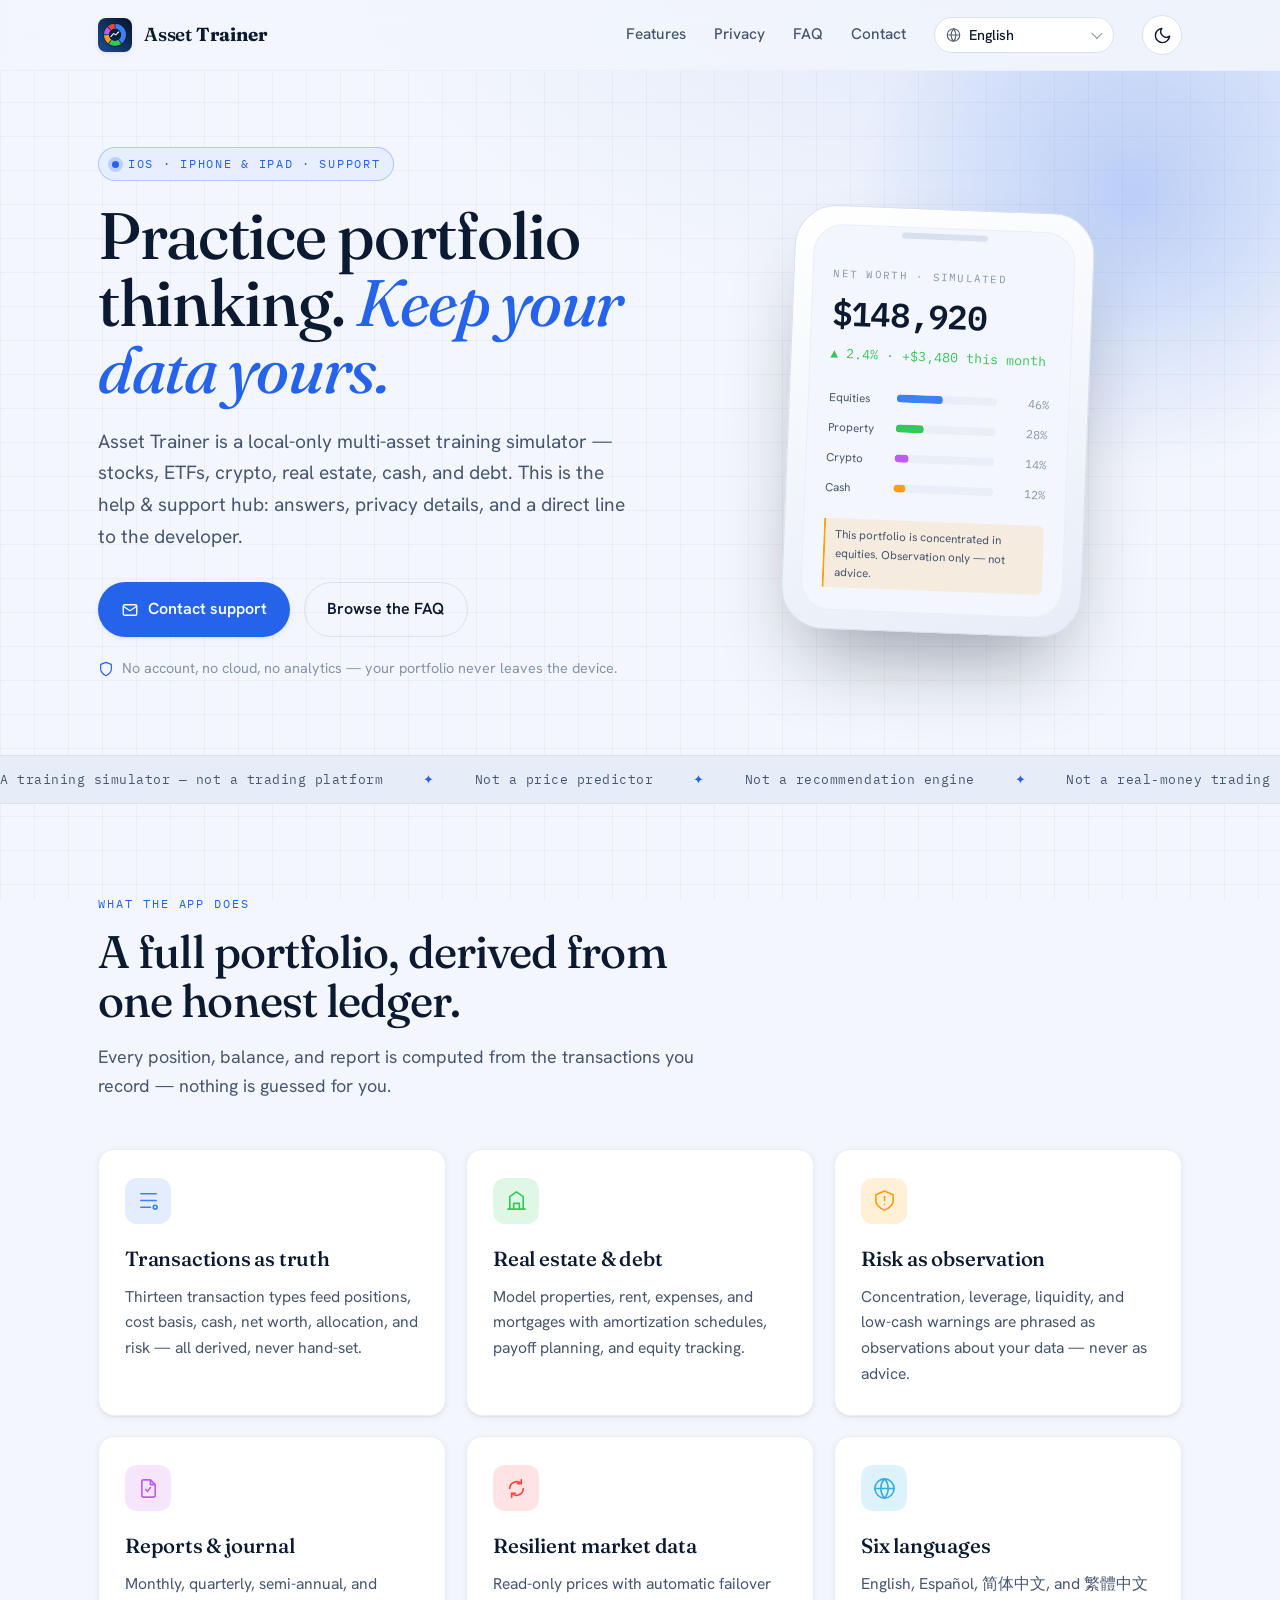
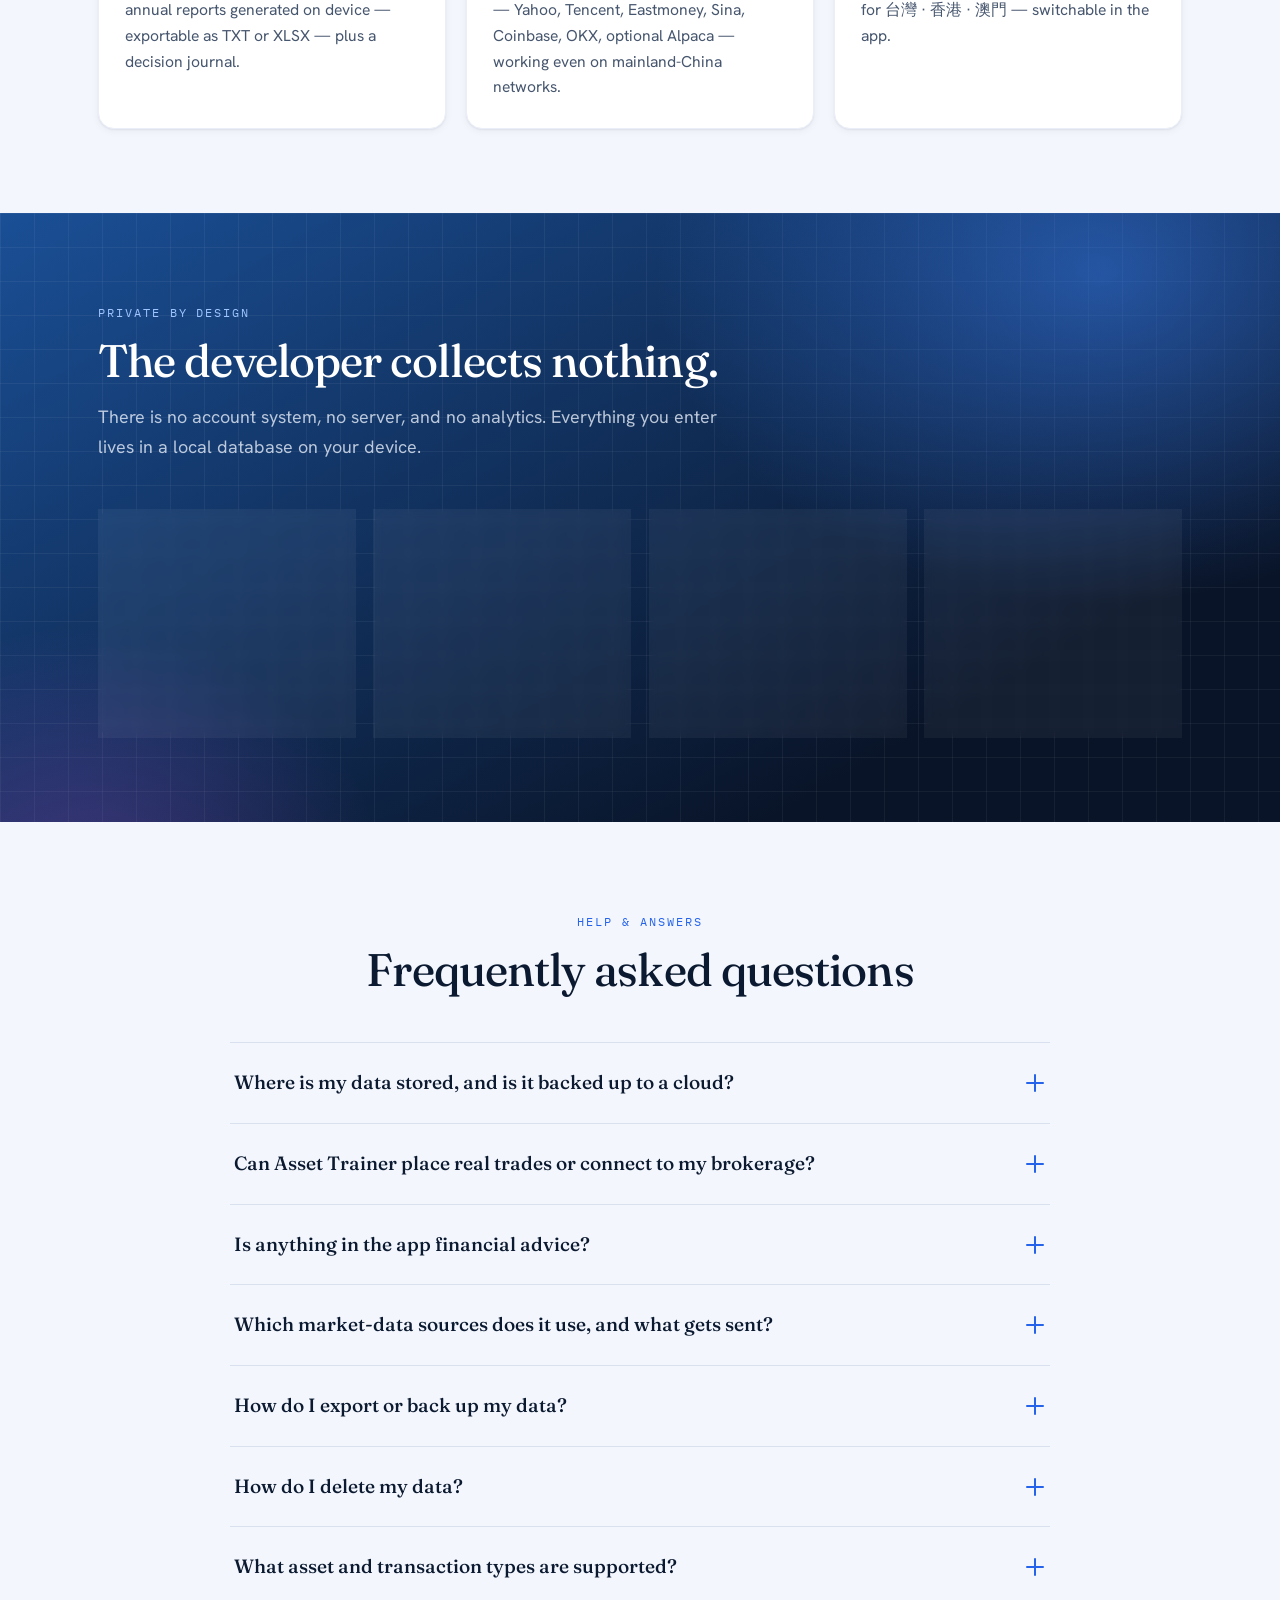
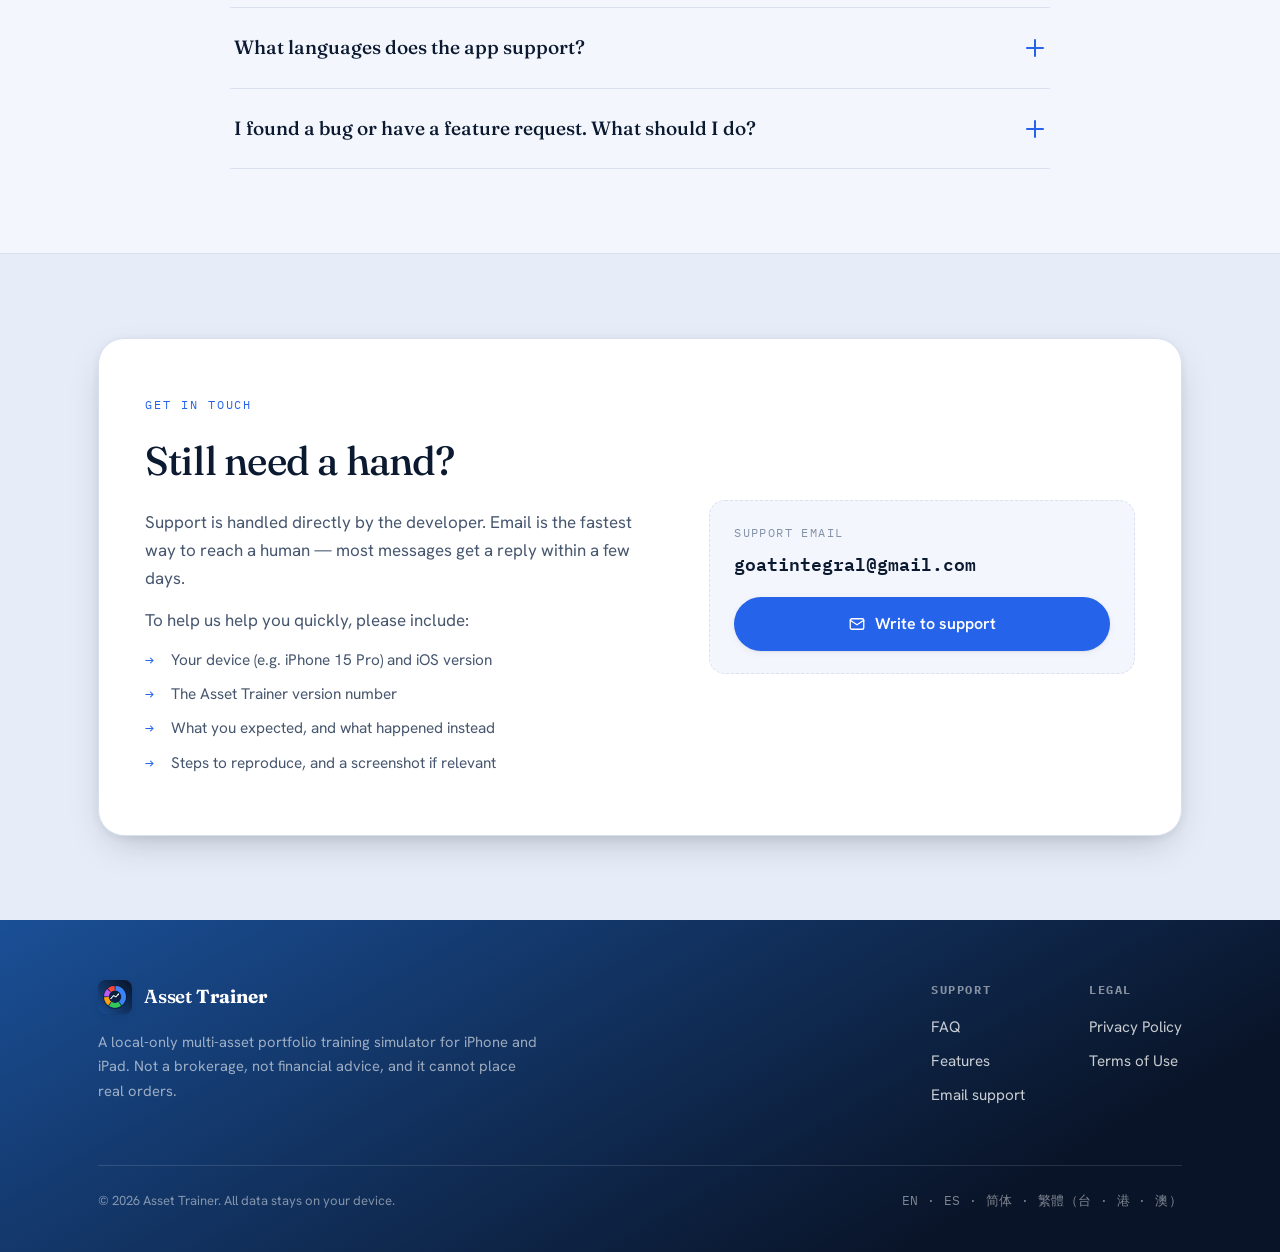
<file: index.html>
<!DOCTYPE html>
<html lang="en" dir="ltr" data-theme="light">
<head>
<meta charset="UTF-8" />
<meta name="viewport" content="width=device-width, initial-scale=1.0" />
<title>Asset Trainer — Support</title>
<meta name="description" content="Support and help for Asset Trainer, a local-only multi-asset portfolio training simulator for iPhone and iPad. FAQ, privacy, and contact." />
<meta name="color-scheme" content="light dark" />

<meta property="og:title" content="Asset Trainer — Support" />
<meta property="og:description" content="Help, FAQ, privacy, and contact for the Asset Trainer iOS portfolio training simulator." />
<meta property="og:type" content="website" />

<link rel="icon" type="image/png" href="icon-256.png" />
<link rel="apple-touch-icon" href="apple-touch-icon.png" />

<link rel="preconnect" href="https://fonts.googleapis.com" />
<link rel="preconnect" href="https://fonts.gstatic.com" crossorigin />
<link href="https://fonts.googleapis.com/css2?family=Fraunces:ital,opsz,wght@0,9..144,400..600;1,9..144,400..560&family=Hanken+Grotesk:wght@400;500;600;700&family=IBM+Plex+Mono:wght@400;500;600&display=swap" rel="stylesheet" />

<link rel="stylesheet" href="styles.css" />
</head>
<body>

<!-- ============================== Header ============================== -->
<header class="site-header">
  <div class="wrap">
    <a class="brand" href="index.html" aria-label="Asset Trainer home">
      <img class="brand-mark" src="icon-256.png" width="34" height="34" alt="Asset Trainer icon" />
      <span class="name"><b>Asset</b> Trainer</span>
    </a>
    <nav class="nav" aria-label="Primary">
      <a class="navlink" href="#features" data-i18n="nav.features">Features</a>
      <a class="navlink" href="#privacy" data-i18n="nav.privacy">Privacy</a>
      <a class="navlink" href="#faq" data-i18n="nav.faq">FAQ</a>
      <a class="navlink" href="#contact" data-i18n="nav.contact">Contact</a>
      <span class="lang">
        <select class="lang-select" id="langSelect" aria-label="Language">
          <option value="en">English</option>
          <option value="es">Español</option>
          <option value="zh-Hans">简体中文</option>
          <option value="zh-Hant">繁體中文（台灣）</option>
          <option value="zh-Hant-HK">繁體中文（香港）</option>
          <option value="zh-Hant-MO">繁體中文（澳門）</option>
        </select>
      </span>
      <button class="theme-toggle" id="themeToggle" type="button" aria-label="Toggle dark mode">
        <svg class="moon" viewBox="0 0 24 24" fill="none" stroke="currentColor" stroke-width="1.8" stroke-linecap="round" stroke-linejoin="round"><path d="M21 12.79A9 9 0 1 1 11.21 3 7 7 0 0 0 21 12.79z"/></svg>
        <svg class="sun" viewBox="0 0 24 24" fill="none" stroke="currentColor" stroke-width="1.8" stroke-linecap="round" stroke-linejoin="round"><circle cx="12" cy="12" r="4.2"/><path d="M12 2v2M12 20v2M4.93 4.93l1.41 1.41M17.66 17.66l1.41 1.41M2 12h2M20 12h2M4.93 19.07l1.41-1.41M17.66 6.34l1.41-1.41"/></svg>
      </button>
    </nav>
  </div>
</header>

<!-- ============================== Hero ============================== -->
<section class="hero">
  <div class="wrap">
    <div class="hero-copy">
      <span class="eyebrow"><span class="dot"></span> <span data-i18n="hero.eyebrow">iOS · iPhone &amp; iPad · Support</span></span>
      <h1 data-i18n-html="hero.h1">Practice portfolio thinking. <em>Keep your data yours.</em></h1>
      <p class="lede" data-i18n="hero.lede">Asset Trainer is a local-only multi-asset training simulator — stocks, ETFs, crypto, real estate, cash, and debt. This is the help &amp; support hub: answers, privacy details, and a direct line to the developer.</p>
      <div class="hero-actions">
        <a class="btn btn-primary" href="mailto:goatintegral@gmail.com?subject=Asset%20Trainer%20Support">
          <svg viewBox="0 0 24 24" fill="none" stroke="currentColor" stroke-width="1.8" stroke-linecap="round" stroke-linejoin="round"><rect x="3" y="5" width="18" height="14" rx="2"/><path d="m3 7 9 6 9-6"/></svg>
          <span data-i18n="hero.contact">Contact support</span>
        </a>
        <a class="btn btn-ghost" href="#faq" data-i18n="hero.faq">Browse the FAQ</a>
      </div>
      <p class="hero-note">
        <svg viewBox="0 0 24 24" fill="none" stroke="currentColor" stroke-width="1.8" stroke-linecap="round" stroke-linejoin="round"><path d="M12 22s8-4 8-10V5l-8-3-8 3v7c0 6 8 10 8 10z"/></svg>
        <span data-i18n="hero.note">No account, no cloud, no analytics — your portfolio never leaves the device.</span>
      </p>
    </div>

    <!-- decorative product mock -->
    <div class="device" aria-hidden="true">
      <div class="screen">
        <div class="label" data-i18n="device.net">Net worth · simulated</div>
        <div class="net">$148,920</div>
        <div class="chg" data-i18n="device.chg">▲ 2.4%  ·  +$3,480 this month</div>
        <div class="alloc">
          <div class="row"><span class="nm" data-i18n="device.equities">Equities</span><span class="bar"><i style="width:46%;background:var(--c-blue)"></i></span><span class="pct">46%</span></div>
          <div class="row"><span class="nm" data-i18n="device.property">Property</span><span class="bar"><i style="width:28%;animation-delay:.15s;background:var(--c-green)"></i></span><span class="pct">28%</span></div>
          <div class="row"><span class="nm" data-i18n="device.crypto">Crypto</span><span class="bar"><i style="width:14%;animation-delay:.3s;background:var(--c-purple)"></i></span><span class="pct">14%</span></div>
          <div class="row"><span class="nm" data-i18n="device.cash">Cash</span><span class="bar"><i style="width:12%;animation-delay:.45s;background:var(--c-orange)"></i></span><span class="pct">12%</span></div>
        </div>
        <div class="obs" data-i18n="device.obs">This portfolio is concentrated in equities. Observation only — not advice.</div>
      </div>
    </div>
  </div>
</section>

<!-- ============================== Ticker ============================== -->
<div class="ticker" aria-hidden="true">
  <div class="ticker-track">
    <span data-i18n="ticker.1">A training simulator — not a trading platform</span>
    <span data-i18n="ticker.2">Not a price predictor</span>
    <span data-i18n="ticker.3">Not a recommendation engine</span>
    <span data-i18n="ticker.4">Not a real-money trading bot</span>
    <span data-i18n="ticker.5">Not financial advice</span>
    <span data-i18n="ticker.1">A training simulator — not a trading platform</span>
    <span data-i18n="ticker.2">Not a price predictor</span>
    <span data-i18n="ticker.3">Not a recommendation engine</span>
    <span data-i18n="ticker.4">Not a real-money trading bot</span>
    <span data-i18n="ticker.5">Not financial advice</span>
  </div>
</div>

<!-- ============================== Features ============================== -->
<section id="features">
  <div class="wrap">
    <div class="section-head reveal">
      <span class="kicker" data-i18n="feat.kicker">What the app does</span>
      <h2 data-i18n="feat.h2">A full portfolio, derived from one honest ledger.</h2>
      <p data-i18n="feat.p">Every position, balance, and report is computed from the transactions you record — nothing is guessed for you.</p>
    </div>

    <div class="features">
      <article class="feature reveal">
        <div class="ic"><svg viewBox="0 0 24 24" fill="none" stroke="currentColor" stroke-width="1.7" stroke-linecap="round" stroke-linejoin="round"><path d="M4 5h16M4 12h16M4 19h10"/><circle cx="19" cy="19" r="2"/></svg></div>
        <h3 data-i18n="feat.1.t">Transactions as truth</h3>
        <p data-i18n="feat.1.p">Thirteen transaction types feed positions, cost basis, cash, net worth, allocation, and risk — all derived, never hand-set.</p>
      </article>

      <article class="feature reveal">
        <div class="ic"><svg viewBox="0 0 24 24" fill="none" stroke="currentColor" stroke-width="1.7" stroke-linecap="round" stroke-linejoin="round"><path d="M3 21h18M5 21V8l7-5 7 5v13M9 21v-6h6v6"/></svg></div>
        <h3 data-i18n="feat.2.t">Real estate &amp; debt</h3>
        <p data-i18n="feat.2.p">Model properties, rent, expenses, and mortgages with amortization schedules, payoff planning, and equity tracking.</p>
      </article>

      <article class="feature reveal">
        <div class="ic"><svg viewBox="0 0 24 24" fill="none" stroke="currentColor" stroke-width="1.7" stroke-linecap="round" stroke-linejoin="round"><path d="M12 2 3 6v6c0 5 4 8 9 10 5-2 9-5 9-10V6z"/><path d="M12 8v4M12 16h.01"/></svg></div>
        <h3 data-i18n="feat.3.t">Risk as observation</h3>
        <p data-i18n="feat.3.p">Concentration, leverage, liquidity, and low-cash warnings are phrased as observations about your data — never as advice.</p>
      </article>

      <article class="feature reveal">
        <div class="ic"><svg viewBox="0 0 24 24" fill="none" stroke="currentColor" stroke-width="1.7" stroke-linecap="round" stroke-linejoin="round"><path d="M14 3v5h5M14 3l5 5v11a2 2 0 0 1-2 2H7a2 2 0 0 1-2-2V5a2 2 0 0 1 2-2z"/><path d="M9 13l2 2 3-4"/></svg></div>
        <h3 data-i18n="feat.4.t">Reports &amp; journal</h3>
        <p data-i18n="feat.4.p">Monthly, quarterly, semi-annual, and annual reports generated on device — exportable as TXT or XLSX — plus a decision journal.</p>
      </article>

      <article class="feature reveal">
        <div class="ic"><svg viewBox="0 0 24 24" fill="none" stroke="currentColor" stroke-width="1.7" stroke-linecap="round" stroke-linejoin="round"><path d="M5 12a7 7 0 0 1 12-5M19 12a7 7 0 0 1-12 5"/><path d="M17 3v4h-4M7 21v-4h4"/></svg></div>
        <h3 data-i18n="feat.5.t">Resilient market data</h3>
        <p data-i18n="feat.5.p">Read-only prices with automatic failover — Yahoo, Tencent, Eastmoney, Sina, Coinbase, OKX, optional Alpaca — working even on mainland-China networks.</p>
      </article>

      <article class="feature reveal">
        <div class="ic"><svg viewBox="0 0 24 24" fill="none" stroke="currentColor" stroke-width="1.7" stroke-linecap="round" stroke-linejoin="round"><circle cx="12" cy="12" r="10"/><path d="M2 12h20M12 2a15 15 0 0 1 0 20M12 2a15 15 0 0 0 0 20"/></svg></div>
        <h3 data-i18n="feat.6.t">Six languages</h3>
        <p data-i18n="feat.6.p">English, Español, 简体中文, and 繁體中文 for 台灣 · 香港 · 澳門 — switchable in the app.</p>
      </article>
    </div>
  </div>
</section>

<!-- ============================== Privacy band ============================== -->
<section id="privacy" class="privacy">
  <div class="wrap">
    <div class="section-head reveal">
      <span class="kicker" data-i18n="priv.kicker">Private by design</span>
      <h2 data-i18n="priv.h2">The developer collects nothing.</h2>
      <p data-i18n="priv.p">There is no account system, no server, and no analytics. Everything you enter lives in a local database on your device.</p>
    </div>
    <div class="priv-grid">
      <div class="priv-card reveal">
        <div class="big">0</div>
        <h4 data-i18n="priv.c1.t">Bytes of portfolio data sent</h4>
        <p data-i18n="priv.c1.p">Your transactions, balances, and notes never leave the device.</p>
      </div>
      <div class="priv-card reveal">
        <div class="big">↪</div>
        <h4 data-i18n="priv.c2.t">Only ticker symbols travel</h4>
        <p data-i18n="priv.c2.p">To fetch prices, the app sends just symbols like “AAPL” or “BTC” to market-data providers.</p>
      </div>
      <div class="priv-card reveal">
        <div class="big">∅</div>
        <h4 data-i18n="priv.c3.t">No ads or trackers</h4>
        <p data-i18n="priv.c3.p">No advertising identifier, no third-party analytics SDKs, no fingerprinting.</p>
      </div>
      <div class="priv-card reveal">
        <div class="big">⌫</div>
        <h4 data-i18n="priv.c4.t">You hold the off switch</h4>
        <p data-i18n="priv.c4.p">Clear all data or delete the app to remove everything — there is no copy to ask anyone to delete.</p>
      </div>
    </div>
  </div>
</section>

<!-- ============================== FAQ ============================== -->
<section id="faq">
  <div class="wrap">
    <div class="section-head reveal" style="margin-left:auto;margin-right:auto;text-align:center;">
      <span class="kicker" data-i18n="faq.kicker">Help &amp; answers</span>
      <h2 data-i18n="faq.h2">Frequently asked questions</h2>
    </div>

    <div class="faq-list reveal">
      <details class="faq-item">
        <summary class="faq-q"><span data-i18n="faq.q1">Where is my data stored, and is it backed up to a cloud?</span><span class="plus"></span></summary>
        <div class="faq-a"><div class="inner" data-i18n-html="faq.a1">Everything you enter is stored in a local SQLite database inside the app on your device. There is no cloud sync and no developer server. Backups exist only if you create them yourself — through your own device backups or by using the in-app export to a zip/CSV file. You are in full control of those copies.</div></div>
      </details>

      <details class="faq-item">
        <summary class="faq-q"><span data-i18n="faq.q2">Can Asset Trainer place real trades or connect to my brokerage?</span><span class="plus"></span></summary>
        <div class="faq-a"><div class="inner" data-i18n-html="faq.a2">No. The app can reach third-party endpoints only to retrieve read-only market prices. It cannot place, route, or execute real orders, and it never connects to trade. It is a training simulator, not a brokerage.</div></div>
      </details>

      <details class="faq-item">
        <summary class="faq-q"><span data-i18n="faq.q3">Is anything in the app financial advice?</span><span class="plus"></span></summary>
        <div class="faq-a"><div class="inner" data-i18n-html="faq.a3">No. Risk warnings, reports, scores, charts, trade previews, and journal prompts are all descriptive observations about the data you entered — never recommendations to buy, sell, or hold. Always do your own research and consider a licensed professional before any real-world decision.</div></div>
      </details>

      <details class="faq-item">
        <summary class="faq-q"><span data-i18n="faq.q4">Which market-data sources does it use, and what gets sent?</span><span class="plus"></span></summary>
        <div class="faq-a"><div class="inner" data-i18n-html="faq.a4">Prices come from public sources with an ordered failover chain — Yahoo Finance, Tencent, Eastmoney, and Sina for stocks; Coinbase, OKX, and Sina for crypto — plus an optional Alpaca key for real-time US quotes. Only the ticker symbols of the assets you track are ever transmitted. The chain is designed to keep working even where some sources are unreachable, including mainland-China networks.</div></div>
      </details>

      <details class="faq-item">
        <summary class="faq-q"><span data-i18n="faq.q5">How do I export or back up my data?</span><span class="plus"></span></summary>
        <div class="faq-a"><div class="inner" data-i18n-html="faq.a5">Open <strong>More ▸ Import/Export</strong>. You can create a full-data zip backup, export CSV, and export reports as TXT or XLSX. The database is also visible to the Files app. Keep these backups somewhere safe — since the developer holds no copy, they are your only recovery path.</div></div>
      </details>

      <details class="faq-item">
        <summary class="faq-q"><span data-i18n="faq.q6">How do I delete my data?</span><span class="plus"></span></summary>
        <div class="faq-a"><div class="inner" data-i18n-html="faq.a6">You can delete individual assets and their history under <strong>Settings ▸ Data Management</strong>, erase everything with “Clear All Data…”, or simply delete the app, which removes the local database entirely. Because nothing is stored off-device, there is nothing left elsewhere to remove.</div></div>
      </details>

      <details class="faq-item">
        <summary class="faq-q"><span data-i18n="faq.q7">What asset and transaction types are supported?</span><span class="plus"></span></summary>
        <div class="faq-a"><div class="inner" data-i18n-html="faq.a7">Asset types: stocks, ETFs, crypto, real estate, cash, debt, and custom. Transactions include deposits and withdrawals, buys and sells, property events (add, revalue, rent, expense, mortgage, sale), debt events (add, pay), and manual adjustments — thirteen types in total.</div></div>
      </details>

      <details class="faq-item">
        <summary class="faq-q"><span data-i18n="faq.q8">What languages does the app support?</span><span class="plus"></span></summary>
        <div class="faq-a"><div class="inner" data-i18n-html="faq.a8">English, Español, 简体中文 (Simplified Chinese), and 繁體中文 (Traditional Chinese) for Taiwan, Hong Kong, and Macau. Report documents stay in English by design; the live interface is fully localized.</div></div>
      </details>

      <details class="faq-item">
        <summary class="faq-q"><span data-i18n="faq.q9">I found a bug or have a feature request. What should I do?</span><span class="plus"></span></summary>
        <div class="faq-a"><div class="inner" data-i18n-html="faq.a9">Email <a href="mailto:goatintegral@gmail.com?subject=Asset%20Trainer%20bug%20report">goatintegral@gmail.com</a> with your device model, iOS version, the app version, and clear steps to reproduce. Screenshots help. Please don’t include any sensitive personal information.</div></div>
      </details>
    </div>
  </div>
</section>

<!-- ============================== Contact ============================== -->
<section id="contact" class="contact">
  <div class="wrap">
    <div class="contact-card reveal">
      <div>
        <span class="kicker" data-i18n="contact.kicker">Get in touch</span>
        <h2 data-i18n="contact.h2">Still need a hand?</h2>
        <p data-i18n="contact.p1">Support is handled directly by the developer. Email is the fastest way to reach a human — most messages get a reply within a few days.</p>
        <p data-i18n="contact.p2">To help us help you quickly, please include:</p>
        <ul class="tips">
          <li data-i18n="contact.t1">Your device (e.g. iPhone 15 Pro) and iOS version</li>
          <li data-i18n="contact.t2">The Asset Trainer version number</li>
          <li data-i18n="contact.t3">What you expected, and what happened instead</li>
          <li data-i18n="contact.t4">Steps to reproduce, and a screenshot if relevant</li>
        </ul>
      </div>
      <div class="mailbox">
        <div class="label" data-i18n="contact.maillabel">Support email</div>
        <div class="email">goatintegral@gmail.com</div>
        <a class="btn btn-primary" href="mailto:goatintegral@gmail.com?subject=Asset%20Trainer%20Support">
          <svg viewBox="0 0 24 24" fill="none" stroke="currentColor" stroke-width="1.8" stroke-linecap="round" stroke-linejoin="round"><rect x="3" y="5" width="18" height="14" rx="2"/><path d="m3 7 9 6 9-6"/></svg>
          <span data-i18n="contact.btn">Write to support</span>
        </a>
      </div>
    </div>
  </div>
</section>

<!-- ============================== Footer ============================== -->
<footer class="site-footer">
  <div class="wrap">
    <div class="footer-top">
      <div class="footer-brand">
        <a class="brand" href="index.html">
          <img class="brand-mark" src="icon-256.png" width="34" height="34" alt="Asset Trainer icon" />
          <span class="name"><b>Asset</b> Trainer</span>
        </a>
        <p data-i18n="footer.tagline">A local-only multi-asset portfolio training simulator for iPhone and iPad. Not a brokerage, not financial advice, and it cannot place real orders.</p>
      </div>
      <div class="footer-cols">
        <div class="footer-col">
          <h5 data-i18n="footer.support">Support</h5>
          <a href="#faq" data-i18n="footer.faq">FAQ</a>
          <a href="#features" data-i18n="footer.features">Features</a>
          <a href="mailto:goatintegral@gmail.com?subject=Asset%20Trainer%20Support" data-i18n="footer.email">Email support</a>
        </div>
        <div class="footer-col">
          <h5 data-i18n="footer.legal">Legal</h5>
          <a class="js-legal-privacy" href="privacy.html" data-i18n="footer.privacy">Privacy Policy</a>
          <a class="js-legal-terms" href="terms.html" data-i18n="footer.terms">Terms of Use</a>
        </div>
      </div>
    </div>
    <div class="footer-bottom">
      <span data-i18n="footer.copyright">© 2026 Asset Trainer. All data stays on your device.</span>
      <span class="footer-langs">EN · ES · 简体 · 繁體（台 · 港 · 澳）</span>
    </div>
  </div>
</footer>

<script src="i18n.js"></script>
<script src="script.js"></script>
</body>
</html>
</file>
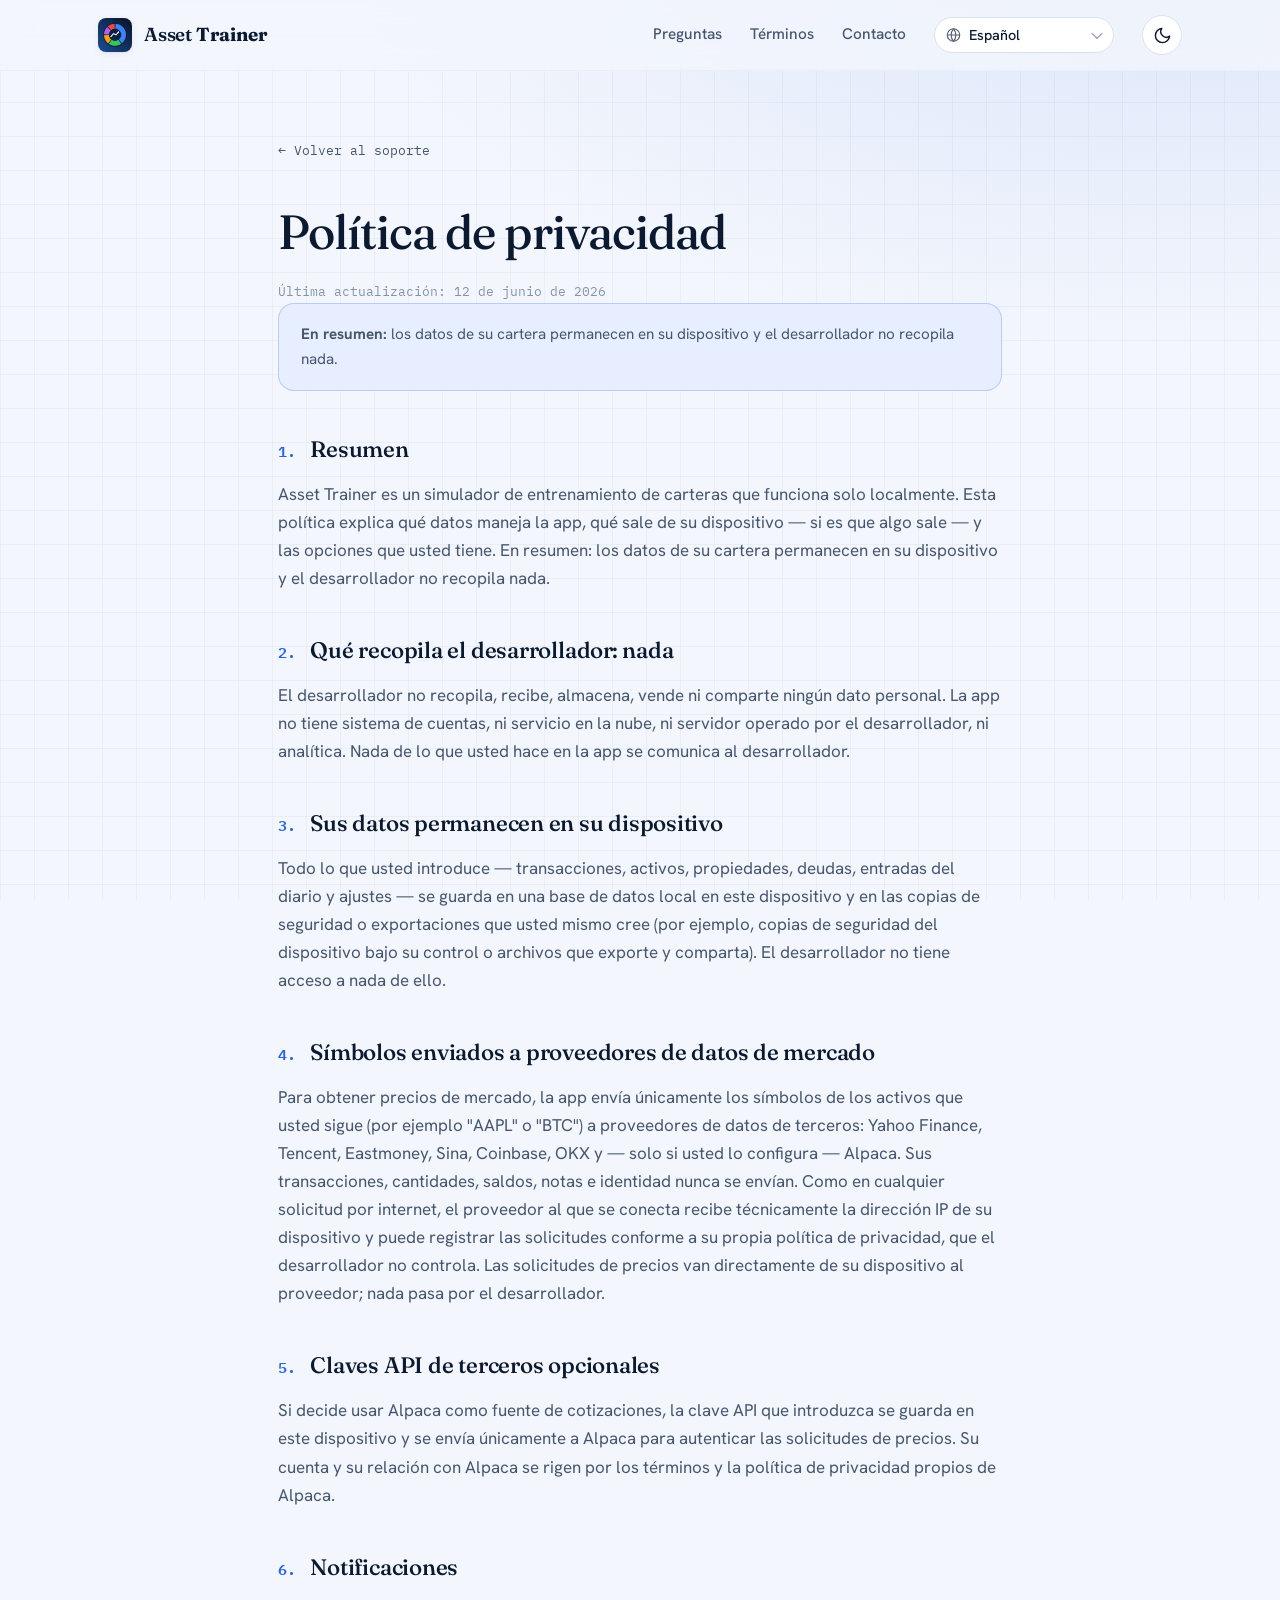
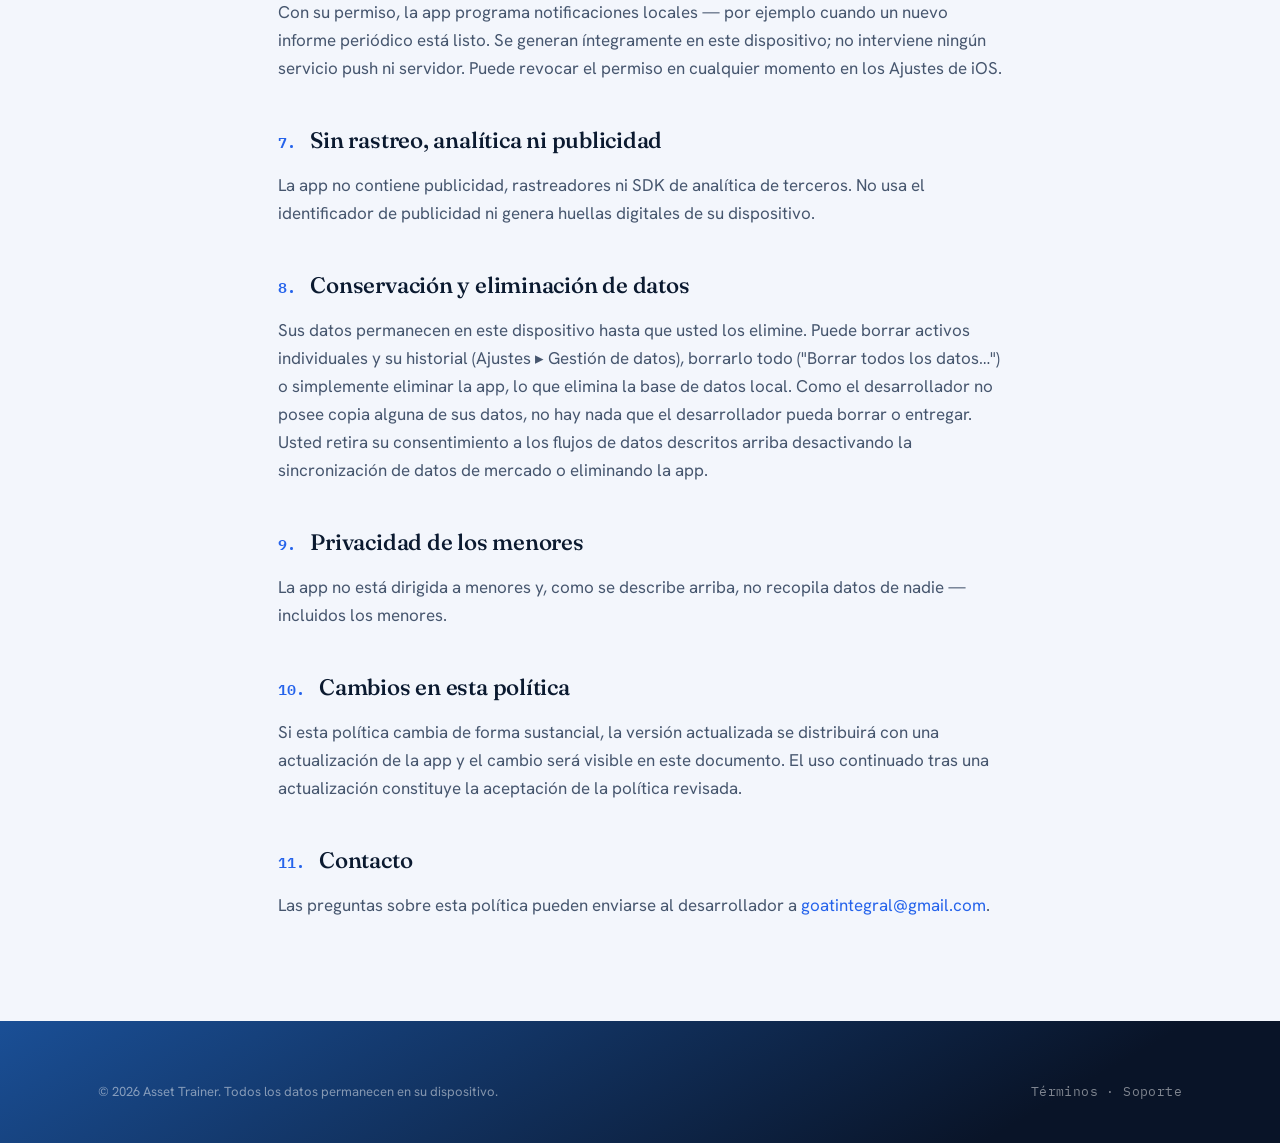
<file: privacy.es.html>
<!DOCTYPE html>
<html lang="es" dir="ltr" data-theme="light">
<head>
<meta charset="UTF-8" />
<meta name="viewport" content="width=device-width, initial-scale=1.0" />
<title>Política de privacidad — Asset Trainer</title>
<meta name="description" content="Política de privacidad — Asset Trainer, a local-only iOS portfolio training simulator." />
<meta name="color-scheme" content="light dark" />
<link rel="icon" type="image/png" href="icon-256.png" />
<link rel="apple-touch-icon" href="apple-touch-icon.png" />
<link rel="preconnect" href="https://fonts.googleapis.com" />
<link rel="preconnect" href="https://fonts.gstatic.com" crossorigin />
<link href="https://fonts.googleapis.com/css2?family=Fraunces:ital,opsz,wght@0,9..144,400..600;1,9..144,400..560&family=Hanken+Grotesk:wght@400;500;600;700&family=IBM+Plex+Mono:wght@400;500;600&display=swap" rel="stylesheet" />
<link rel="stylesheet" href="styles.css" />
</head>
<body>

<header class="site-header">
  <div class="wrap">
    <a class="brand" href="index.html" aria-label="Asset Trainer">
      <img class="brand-mark" src="icon-256.png" width="34" height="34" alt="Asset Trainer icon" />
      <span class="name"><b>Asset</b> Trainer</span>
    </a>
    <nav class="nav" aria-label="Primary">
      <a class="navlink" href="index.html#faq">Preguntas</a>
      <a class="navlink" href="terms.es.html">Términos</a>
      <a class="navlink" href="index.html#contact">Contacto</a>
      <span class="lang">
        <select class="lang-select" aria-label="Language" onchange="if(this.value){try{localStorage.setItem('at-lang',this.options[this.selectedIndex].dataset.loc||'')}catch(e){};location.href=this.value}">
        <option value="privacy.html" data-loc="en">English</option>
        <option value="privacy.es.html" data-loc="es" selected>Español</option>
        <option value="privacy.zh-Hans.html" data-loc="zh-Hans">简体中文</option>
        <option value="privacy.zh-Hant.html" data-loc="zh-Hant">繁體中文（台灣）</option>
        <option value="privacy.zh-Hant-HK.html" data-loc="zh-Hant-HK">繁體中文（香港）</option>
        <option value="privacy.zh-Hant-MO.html" data-loc="zh-Hant-MO">繁體中文（澳門）</option>
        </select>
      </span>
      <button class="theme-toggle" id="themeToggle" type="button" aria-label="Toggle dark mode">
        <svg class="moon" viewBox="0 0 24 24" fill="none" stroke="currentColor" stroke-width="1.8" stroke-linecap="round" stroke-linejoin="round"><path d="M21 12.79A9 9 0 1 1 11.21 3 7 7 0 0 0 21 12.79z"/></svg>
        <svg class="sun" viewBox="0 0 24 24" fill="none" stroke="currentColor" stroke-width="1.8" stroke-linecap="round" stroke-linejoin="round"><circle cx="12" cy="12" r="4.2"/><path d="M12 2v2M12 20v2M4.93 4.93l1.41 1.41M17.66 17.66l1.41 1.41M2 12h2M20 12h2M4.93 19.07l1.41-1.41M17.66 6.34l1.41-1.41"/></svg>
      </button>
    </nav>
  </div>
</header>

<main class="legal">
  <div class="wrap">
    <a class="legal-back" href="index.html">← Volver al soporte</a>
    <h1>Política de privacidad</h1>
    <div class="updated">Última actualización: 12 de junio de 2026</div>

    <div class="legal-note"><strong>En resumen:</strong> los datos de su cartera permanecen en su dispositivo y el desarrollador no recopila nada.</div>

    <div class="doc">
      <h2><span class="num">1.</span> Resumen</h2>
      <p>Asset Trainer es un simulador de entrenamiento de carteras que funciona solo localmente. Esta política explica qué datos maneja la app, qué sale de su dispositivo — si es que algo sale — y las opciones que usted tiene. En resumen: los datos de su cartera permanecen en su dispositivo y el desarrollador no recopila nada.</p>

      <h2><span class="num">2.</span> Qué recopila el desarrollador: nada</h2>
      <p>El desarrollador no recopila, recibe, almacena, vende ni comparte ningún dato personal. La app no tiene sistema de cuentas, ni servicio en la nube, ni servidor operado por el desarrollador, ni analítica. Nada de lo que usted hace en la app se comunica al desarrollador.</p>

      <h2><span class="num">3.</span> Sus datos permanecen en su dispositivo</h2>
      <p>Todo lo que usted introduce — transacciones, activos, propiedades, deudas, entradas del diario y ajustes — se guarda en una base de datos local en este dispositivo y en las copias de seguridad o exportaciones que usted mismo cree (por ejemplo, copias de seguridad del dispositivo bajo su control o archivos que exporte y comparta). El desarrollador no tiene acceso a nada de ello.</p>

      <h2><span class="num">4.</span> Símbolos enviados a proveedores de datos de mercado</h2>
      <p>Para obtener precios de mercado, la app envía únicamente los símbolos de los activos que usted sigue (por ejemplo &quot;AAPL&quot; o &quot;BTC&quot;) a proveedores de datos de terceros: Yahoo Finance, Tencent, Eastmoney, Sina, Coinbase, OKX y — solo si usted lo configura — Alpaca. Sus transacciones, cantidades, saldos, notas e identidad nunca se envían. Como en cualquier solicitud por internet, el proveedor al que se conecta recibe técnicamente la dirección IP de su dispositivo y puede registrar las solicitudes conforme a su propia política de privacidad, que el desarrollador no controla. Las solicitudes de precios van directamente de su dispositivo al proveedor; nada pasa por el desarrollador.</p>

      <h2><span class="num">5.</span> Claves API de terceros opcionales</h2>
      <p>Si decide usar Alpaca como fuente de cotizaciones, la clave API que introduzca se guarda en este dispositivo y se envía únicamente a Alpaca para autenticar las solicitudes de precios. Su cuenta y su relación con Alpaca se rigen por los términos y la política de privacidad propios de Alpaca.</p>

      <h2><span class="num">6.</span> Notificaciones</h2>
      <p>Con su permiso, la app programa notificaciones locales — por ejemplo cuando un nuevo informe periódico está listo. Se generan íntegramente en este dispositivo; no interviene ningún servicio push ni servidor. Puede revocar el permiso en cualquier momento en los Ajustes de iOS.</p>

      <h2><span class="num">7.</span> Sin rastreo, analítica ni publicidad</h2>
      <p>La app no contiene publicidad, rastreadores ni SDK de analítica de terceros. No usa el identificador de publicidad ni genera huellas digitales de su dispositivo.</p>

      <h2><span class="num">8.</span> Conservación y eliminación de datos</h2>
      <p>Sus datos permanecen en este dispositivo hasta que usted los elimine. Puede borrar activos individuales y su historial (Ajustes ▸ Gestión de datos), borrarlo todo (&quot;Borrar todos los datos…&quot;) o simplemente eliminar la app, lo que elimina la base de datos local. Como el desarrollador no posee copia alguna de sus datos, no hay nada que el desarrollador pueda borrar o entregar. Usted retira su consentimiento a los flujos de datos descritos arriba desactivando la sincronización de datos de mercado o eliminando la app.</p>

      <h2><span class="num">9.</span> Privacidad de los menores</h2>
      <p>La app no está dirigida a menores y, como se describe arriba, no recopila datos de nadie — incluidos los menores.</p>

      <h2><span class="num">10.</span> Cambios en esta política</h2>
      <p>Si esta política cambia de forma sustancial, la versión actualizada se distribuirá con una actualización de la app y el cambio será visible en este documento. El uso continuado tras una actualización constituye la aceptación de la política revisada.</p>

      <h2><span class="num">11.</span> Contacto</h2>
      <p>Las preguntas sobre esta política pueden enviarse al desarrollador a <a href="mailto:goatintegral@gmail.com?subject=Asset%20Trainer%20Privacy">goatintegral@gmail.com</a>.</p>

    </div>
  </div>
</main>

<footer class="site-footer">
  <div class="wrap">
    <div class="footer-bottom" style="border:0;margin:0;padding:0;">
      <span>© <span id="year">2026</span> Asset Trainer. Todos los datos permanecen en su dispositivo.</span>
      <span class="footer-langs"><a href="terms.es.html" style="color:inherit">Términos</a> · <a href="index.html#contact" style="color:inherit">Soporte</a></span>
    </div>
  </div>
</footer>

<script src="script.js"></script>
</body>
</html>
</file>
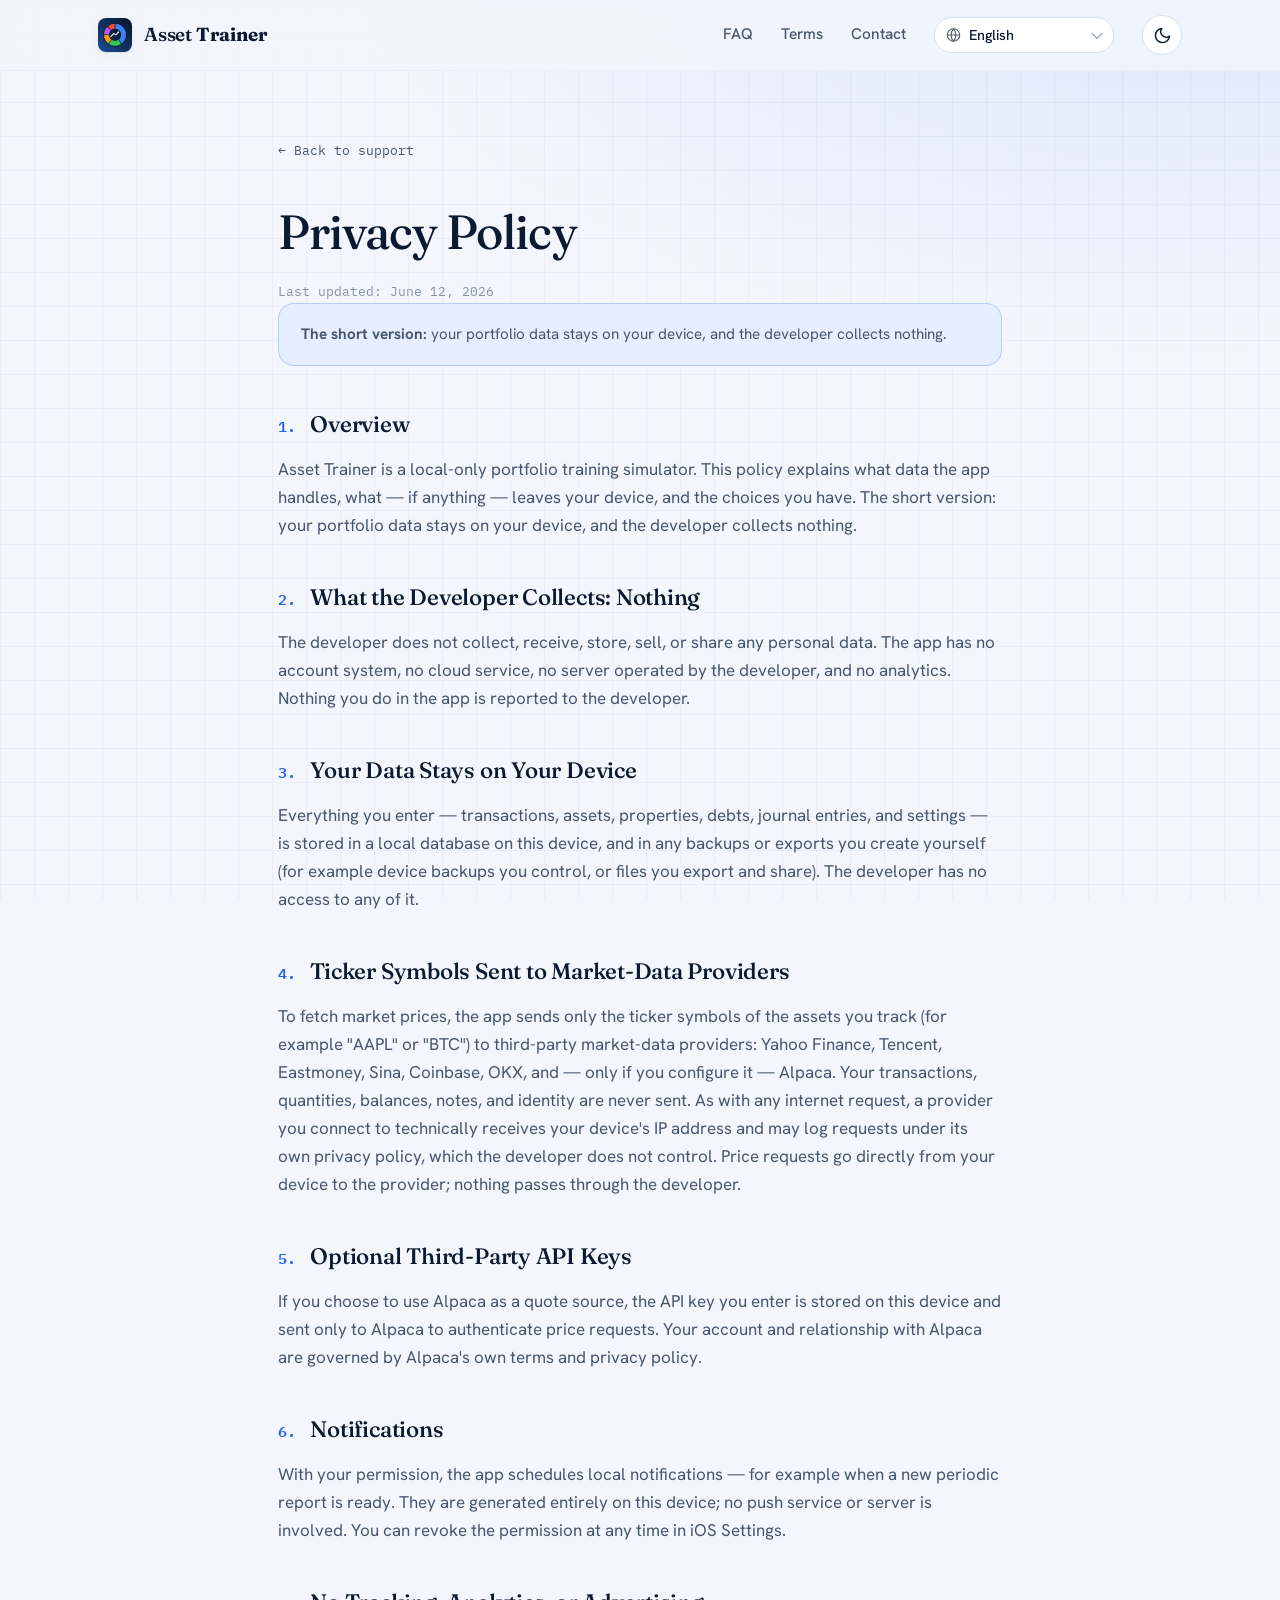
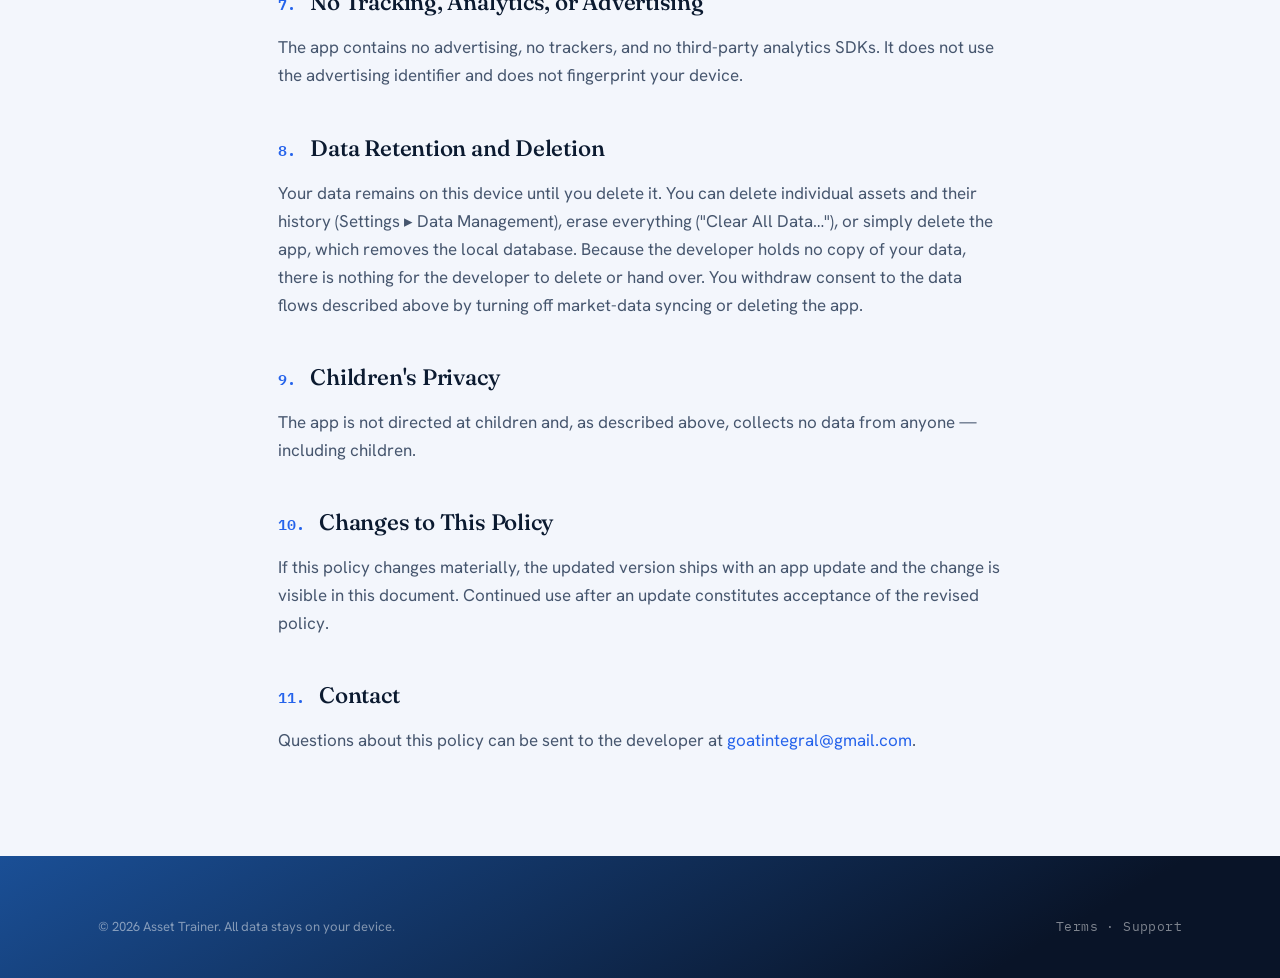
<file: privacy.html>
<!DOCTYPE html>
<html lang="en" dir="ltr" data-theme="light">
<head>
<meta charset="UTF-8" />
<meta name="viewport" content="width=device-width, initial-scale=1.0" />
<title>Privacy Policy — Asset Trainer</title>
<meta name="description" content="Privacy Policy — Asset Trainer, a local-only iOS portfolio training simulator." />
<meta name="color-scheme" content="light dark" />
<link rel="icon" type="image/png" href="icon-256.png" />
<link rel="apple-touch-icon" href="apple-touch-icon.png" />
<link rel="preconnect" href="https://fonts.googleapis.com" />
<link rel="preconnect" href="https://fonts.gstatic.com" crossorigin />
<link href="https://fonts.googleapis.com/css2?family=Fraunces:ital,opsz,wght@0,9..144,400..600;1,9..144,400..560&family=Hanken+Grotesk:wght@400;500;600;700&family=IBM+Plex+Mono:wght@400;500;600&display=swap" rel="stylesheet" />
<link rel="stylesheet" href="styles.css" />
</head>
<body>

<header class="site-header">
  <div class="wrap">
    <a class="brand" href="index.html" aria-label="Asset Trainer">
      <img class="brand-mark" src="icon-256.png" width="34" height="34" alt="Asset Trainer icon" />
      <span class="name"><b>Asset</b> Trainer</span>
    </a>
    <nav class="nav" aria-label="Primary">
      <a class="navlink" href="index.html#faq">FAQ</a>
      <a class="navlink" href="terms.html">Terms</a>
      <a class="navlink" href="index.html#contact">Contact</a>
      <span class="lang">
        <select class="lang-select" aria-label="Language" onchange="if(this.value){try{localStorage.setItem('at-lang',this.options[this.selectedIndex].dataset.loc||'')}catch(e){};location.href=this.value}">
        <option value="privacy.html" data-loc="en" selected>English</option>
        <option value="privacy.es.html" data-loc="es">Español</option>
        <option value="privacy.zh-Hans.html" data-loc="zh-Hans">简体中文</option>
        <option value="privacy.zh-Hant.html" data-loc="zh-Hant">繁體中文（台灣）</option>
        <option value="privacy.zh-Hant-HK.html" data-loc="zh-Hant-HK">繁體中文（香港）</option>
        <option value="privacy.zh-Hant-MO.html" data-loc="zh-Hant-MO">繁體中文（澳門）</option>
        </select>
      </span>
      <button class="theme-toggle" id="themeToggle" type="button" aria-label="Toggle dark mode">
        <svg class="moon" viewBox="0 0 24 24" fill="none" stroke="currentColor" stroke-width="1.8" stroke-linecap="round" stroke-linejoin="round"><path d="M21 12.79A9 9 0 1 1 11.21 3 7 7 0 0 0 21 12.79z"/></svg>
        <svg class="sun" viewBox="0 0 24 24" fill="none" stroke="currentColor" stroke-width="1.8" stroke-linecap="round" stroke-linejoin="round"><circle cx="12" cy="12" r="4.2"/><path d="M12 2v2M12 20v2M4.93 4.93l1.41 1.41M17.66 17.66l1.41 1.41M2 12h2M20 12h2M4.93 19.07l1.41-1.41M17.66 6.34l1.41-1.41"/></svg>
      </button>
    </nav>
  </div>
</header>

<main class="legal">
  <div class="wrap">
    <a class="legal-back" href="index.html">← Back to support</a>
    <h1>Privacy Policy</h1>
    <div class="updated">Last updated: June 12, 2026</div>

    <div class="legal-note"><strong>The short version:</strong> your portfolio data stays on your device, and the developer collects nothing.</div>

    <div class="doc">
      <h2><span class="num">1.</span> Overview</h2>
      <p>Asset Trainer is a local-only portfolio training simulator. This policy explains what data the app handles, what — if anything — leaves your device, and the choices you have. The short version: your portfolio data stays on your device, and the developer collects nothing.</p>

      <h2><span class="num">2.</span> What the Developer Collects: Nothing</h2>
      <p>The developer does not collect, receive, store, sell, or share any personal data. The app has no account system, no cloud service, no server operated by the developer, and no analytics. Nothing you do in the app is reported to the developer.</p>

      <h2><span class="num">3.</span> Your Data Stays on Your Device</h2>
      <p>Everything you enter — transactions, assets, properties, debts, journal entries, and settings — is stored in a local database on this device, and in any backups or exports you create yourself (for example device backups you control, or files you export and share). The developer has no access to any of it.</p>

      <h2><span class="num">4.</span> Ticker Symbols Sent to Market-Data Providers</h2>
      <p>To fetch market prices, the app sends only the ticker symbols of the assets you track (for example &quot;AAPL&quot; or &quot;BTC&quot;) to third-party market-data providers: Yahoo Finance, Tencent, Eastmoney, Sina, Coinbase, OKX, and — only if you configure it — Alpaca. Your transactions, quantities, balances, notes, and identity are never sent. As with any internet request, a provider you connect to technically receives your device&#x27;s IP address and may log requests under its own privacy policy, which the developer does not control. Price requests go directly from your device to the provider; nothing passes through the developer.</p>

      <h2><span class="num">5.</span> Optional Third-Party API Keys</h2>
      <p>If you choose to use Alpaca as a quote source, the API key you enter is stored on this device and sent only to Alpaca to authenticate price requests. Your account and relationship with Alpaca are governed by Alpaca&#x27;s own terms and privacy policy.</p>

      <h2><span class="num">6.</span> Notifications</h2>
      <p>With your permission, the app schedules local notifications — for example when a new periodic report is ready. They are generated entirely on this device; no push service or server is involved. You can revoke the permission at any time in iOS Settings.</p>

      <h2><span class="num">7.</span> No Tracking, Analytics, or Advertising</h2>
      <p>The app contains no advertising, no trackers, and no third-party analytics SDKs. It does not use the advertising identifier and does not fingerprint your device.</p>

      <h2><span class="num">8.</span> Data Retention and Deletion</h2>
      <p>Your data remains on this device until you delete it. You can delete individual assets and their history (Settings ▸ Data Management), erase everything (&quot;Clear All Data…&quot;), or simply delete the app, which removes the local database. Because the developer holds no copy of your data, there is nothing for the developer to delete or hand over. You withdraw consent to the data flows described above by turning off market-data syncing or deleting the app.</p>

      <h2><span class="num">9.</span> Children&#x27;s Privacy</h2>
      <p>The app is not directed at children and, as described above, collects no data from anyone — including children.</p>

      <h2><span class="num">10.</span> Changes to This Policy</h2>
      <p>If this policy changes materially, the updated version ships with an app update and the change is visible in this document. Continued use after an update constitutes acceptance of the revised policy.</p>

      <h2><span class="num">11.</span> Contact</h2>
      <p>Questions about this policy can be sent to the developer at <a href="mailto:goatintegral@gmail.com?subject=Asset%20Trainer%20Privacy">goatintegral@gmail.com</a>.</p>

    </div>
  </div>
</main>

<footer class="site-footer">
  <div class="wrap">
    <div class="footer-bottom" style="border:0;margin:0;padding:0;">
      <span>© <span id="year">2026</span> Asset Trainer. All data stays on your device.</span>
      <span class="footer-langs"><a href="terms.html" style="color:inherit">Terms</a> · <a href="index.html#contact" style="color:inherit">Support</a></span>
    </div>
  </div>
</footer>

<script src="script.js"></script>
</body>
</html>
</file>
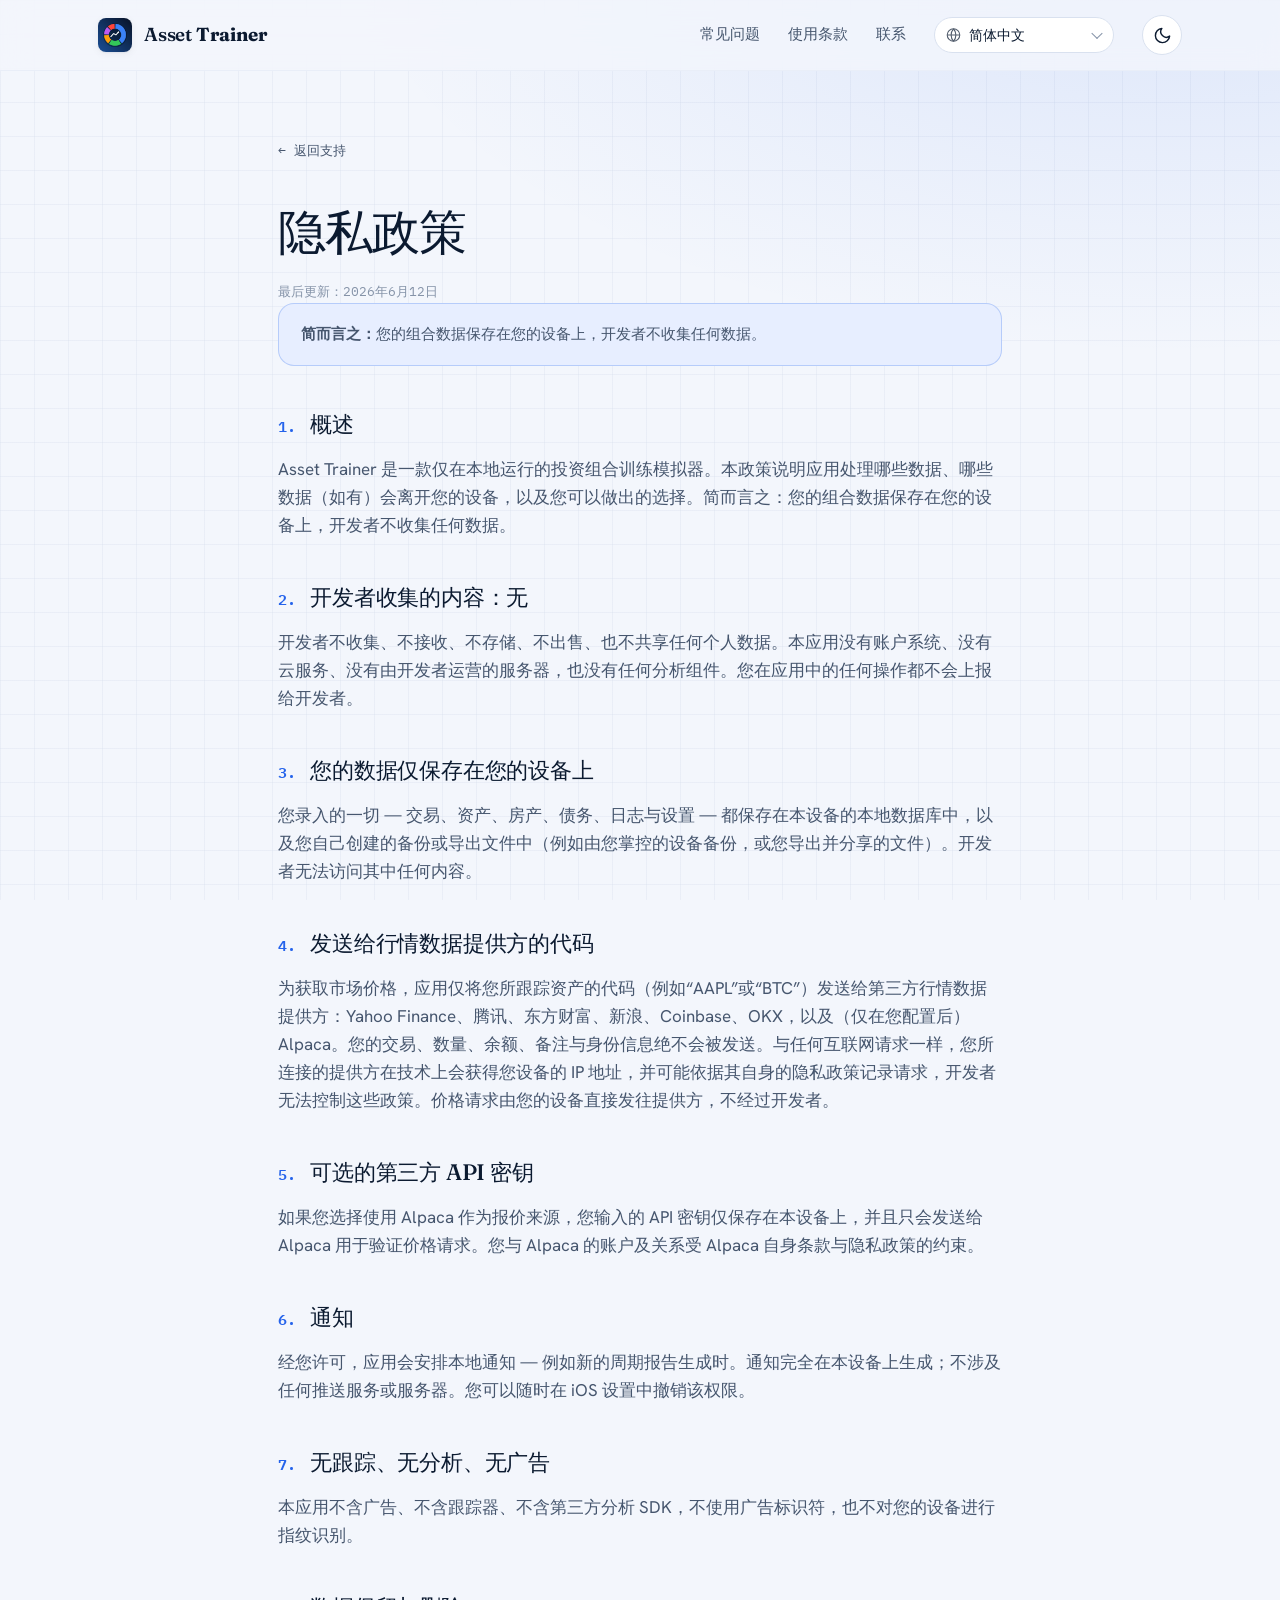
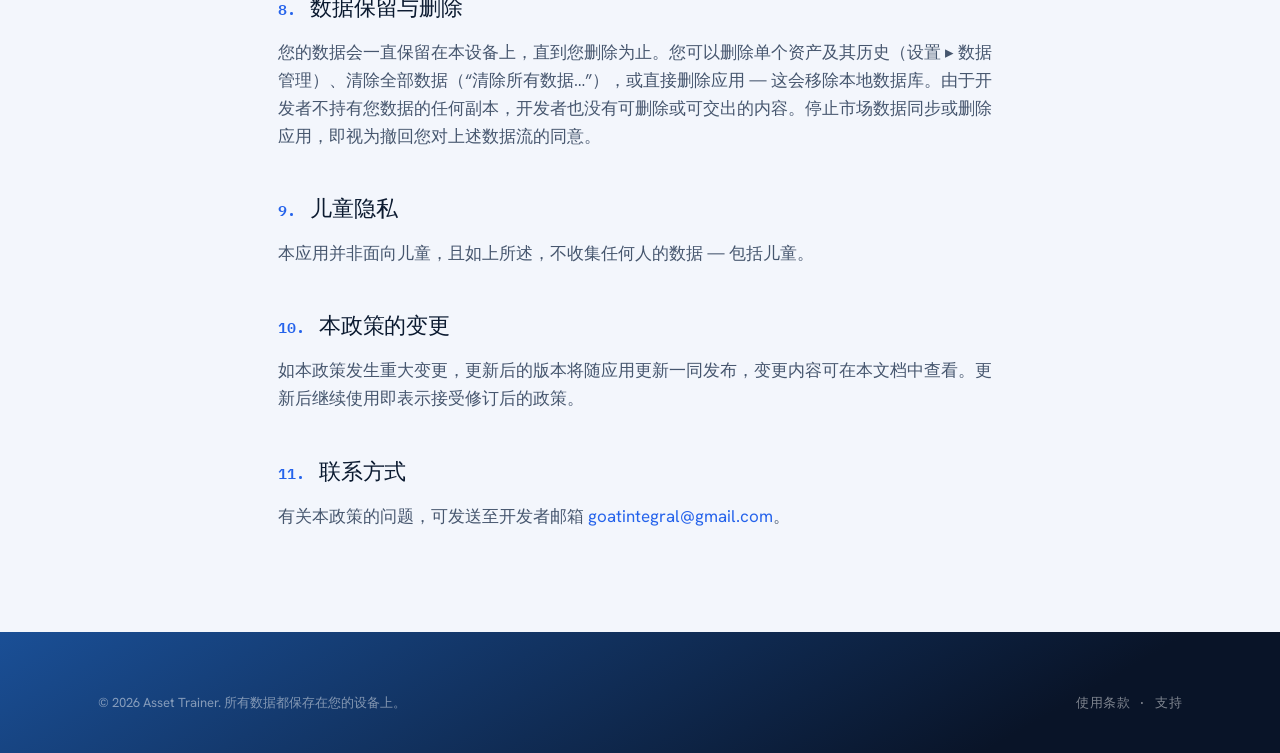
<file: privacy.zh-Hans.html>
<!DOCTYPE html>
<html lang="zh-Hans" dir="ltr" data-theme="light">
<head>
<meta charset="UTF-8" />
<meta name="viewport" content="width=device-width, initial-scale=1.0" />
<title>隐私政策 — Asset Trainer</title>
<meta name="description" content="隐私政策 — Asset Trainer, a local-only iOS portfolio training simulator." />
<meta name="color-scheme" content="light dark" />
<link rel="icon" type="image/png" href="icon-256.png" />
<link rel="apple-touch-icon" href="apple-touch-icon.png" />
<link rel="preconnect" href="https://fonts.googleapis.com" />
<link rel="preconnect" href="https://fonts.gstatic.com" crossorigin />
<link href="https://fonts.googleapis.com/css2?family=Fraunces:ital,opsz,wght@0,9..144,400..600;1,9..144,400..560&family=Hanken+Grotesk:wght@400;500;600;700&family=IBM+Plex+Mono:wght@400;500;600&display=swap" rel="stylesheet" />
<link rel="stylesheet" href="styles.css" />
</head>
<body>

<header class="site-header">
  <div class="wrap">
    <a class="brand" href="index.html" aria-label="Asset Trainer">
      <img class="brand-mark" src="icon-256.png" width="34" height="34" alt="Asset Trainer icon" />
      <span class="name"><b>Asset</b> Trainer</span>
    </a>
    <nav class="nav" aria-label="Primary">
      <a class="navlink" href="index.html#faq">常见问题</a>
      <a class="navlink" href="terms.zh-Hans.html">使用条款</a>
      <a class="navlink" href="index.html#contact">联系</a>
      <span class="lang">
        <select class="lang-select" aria-label="Language" onchange="if(this.value){try{localStorage.setItem('at-lang',this.options[this.selectedIndex].dataset.loc||'')}catch(e){};location.href=this.value}">
        <option value="privacy.html" data-loc="en">English</option>
        <option value="privacy.es.html" data-loc="es">Español</option>
        <option value="privacy.zh-Hans.html" data-loc="zh-Hans" selected>简体中文</option>
        <option value="privacy.zh-Hant.html" data-loc="zh-Hant">繁體中文（台灣）</option>
        <option value="privacy.zh-Hant-HK.html" data-loc="zh-Hant-HK">繁體中文（香港）</option>
        <option value="privacy.zh-Hant-MO.html" data-loc="zh-Hant-MO">繁體中文（澳門）</option>
        </select>
      </span>
      <button class="theme-toggle" id="themeToggle" type="button" aria-label="Toggle dark mode">
        <svg class="moon" viewBox="0 0 24 24" fill="none" stroke="currentColor" stroke-width="1.8" stroke-linecap="round" stroke-linejoin="round"><path d="M21 12.79A9 9 0 1 1 11.21 3 7 7 0 0 0 21 12.79z"/></svg>
        <svg class="sun" viewBox="0 0 24 24" fill="none" stroke="currentColor" stroke-width="1.8" stroke-linecap="round" stroke-linejoin="round"><circle cx="12" cy="12" r="4.2"/><path d="M12 2v2M12 20v2M4.93 4.93l1.41 1.41M17.66 17.66l1.41 1.41M2 12h2M20 12h2M4.93 19.07l1.41-1.41M17.66 6.34l1.41-1.41"/></svg>
      </button>
    </nav>
  </div>
</header>

<main class="legal">
  <div class="wrap">
    <a class="legal-back" href="index.html">← 返回支持</a>
    <h1>隐私政策</h1>
    <div class="updated">最后更新：2026年6月12日</div>

    <div class="legal-note"><strong>简而言之：</strong>您的组合数据保存在您的设备上，开发者不收集任何数据。</div>

    <div class="doc">
      <h2><span class="num">1.</span> 概述</h2>
      <p>Asset Trainer 是一款仅在本地运行的投资组合训练模拟器。本政策说明应用处理哪些数据、哪些数据（如有）会离开您的设备，以及您可以做出的选择。简而言之：您的组合数据保存在您的设备上，开发者不收集任何数据。</p>

      <h2><span class="num">2.</span> 开发者收集的内容：无</h2>
      <p>开发者不收集、不接收、不存储、不出售、也不共享任何个人数据。本应用没有账户系统、没有云服务、没有由开发者运营的服务器，也没有任何分析组件。您在应用中的任何操作都不会上报给开发者。</p>

      <h2><span class="num">3.</span> 您的数据仅保存在您的设备上</h2>
      <p>您录入的一切 — 交易、资产、房产、债务、日志与设置 — 都保存在本设备的本地数据库中，以及您自己创建的备份或导出文件中（例如由您掌控的设备备份，或您导出并分享的文件）。开发者无法访问其中任何内容。</p>

      <h2><span class="num">4.</span> 发送给行情数据提供方的代码</h2>
      <p>为获取市场价格，应用仅将您所跟踪资产的代码（例如“AAPL”或“BTC”）发送给第三方行情数据提供方：Yahoo Finance、腾讯、东方财富、新浪、Coinbase、OKX，以及（仅在您配置后）Alpaca。您的交易、数量、余额、备注与身份信息绝不会被发送。与任何互联网请求一样，您所连接的提供方在技术上会获得您设备的 IP 地址，并可能依据其自身的隐私政策记录请求，开发者无法控制这些政策。价格请求由您的设备直接发往提供方，不经过开发者。</p>

      <h2><span class="num">5.</span> 可选的第三方 API 密钥</h2>
      <p>如果您选择使用 Alpaca 作为报价来源，您输入的 API 密钥仅保存在本设备上，并且只会发送给 Alpaca 用于验证价格请求。您与 Alpaca 的账户及关系受 Alpaca 自身条款与隐私政策的约束。</p>

      <h2><span class="num">6.</span> 通知</h2>
      <p>经您许可，应用会安排本地通知 — 例如新的周期报告生成时。通知完全在本设备上生成；不涉及任何推送服务或服务器。您可以随时在 iOS 设置中撤销该权限。</p>

      <h2><span class="num">7.</span> 无跟踪、无分析、无广告</h2>
      <p>本应用不含广告、不含跟踪器、不含第三方分析 SDK，不使用广告标识符，也不对您的设备进行指纹识别。</p>

      <h2><span class="num">8.</span> 数据保留与删除</h2>
      <p>您的数据会一直保留在本设备上，直到您删除为止。您可以删除单个资产及其历史（设置 ▸ 数据管理）、清除全部数据（“清除所有数据…”），或直接删除应用 — 这会移除本地数据库。由于开发者不持有您数据的任何副本，开发者也没有可删除或可交出的内容。停止市场数据同步或删除应用，即视为撤回您对上述数据流的同意。</p>

      <h2><span class="num">9.</span> 儿童隐私</h2>
      <p>本应用并非面向儿童，且如上所述，不收集任何人的数据 — 包括儿童。</p>

      <h2><span class="num">10.</span> 本政策的变更</h2>
      <p>如本政策发生重大变更，更新后的版本将随应用更新一同发布，变更内容可在本文档中查看。更新后继续使用即表示接受修订后的政策。</p>

      <h2><span class="num">11.</span> 联系方式</h2>
      <p>有关本政策的问题，可发送至开发者邮箱 <a href="mailto:goatintegral@gmail.com?subject=Asset%20Trainer%20Privacy">goatintegral@gmail.com</a>。</p>

    </div>
  </div>
</main>

<footer class="site-footer">
  <div class="wrap">
    <div class="footer-bottom" style="border:0;margin:0;padding:0;">
      <span>© <span id="year">2026</span> Asset Trainer. 所有数据都保存在您的设备上。</span>
      <span class="footer-langs"><a href="terms.zh-Hans.html" style="color:inherit">使用条款</a> · <a href="index.html#contact" style="color:inherit">支持</a></span>
    </div>
  </div>
</footer>

<script src="script.js"></script>
</body>
</html>
</file>
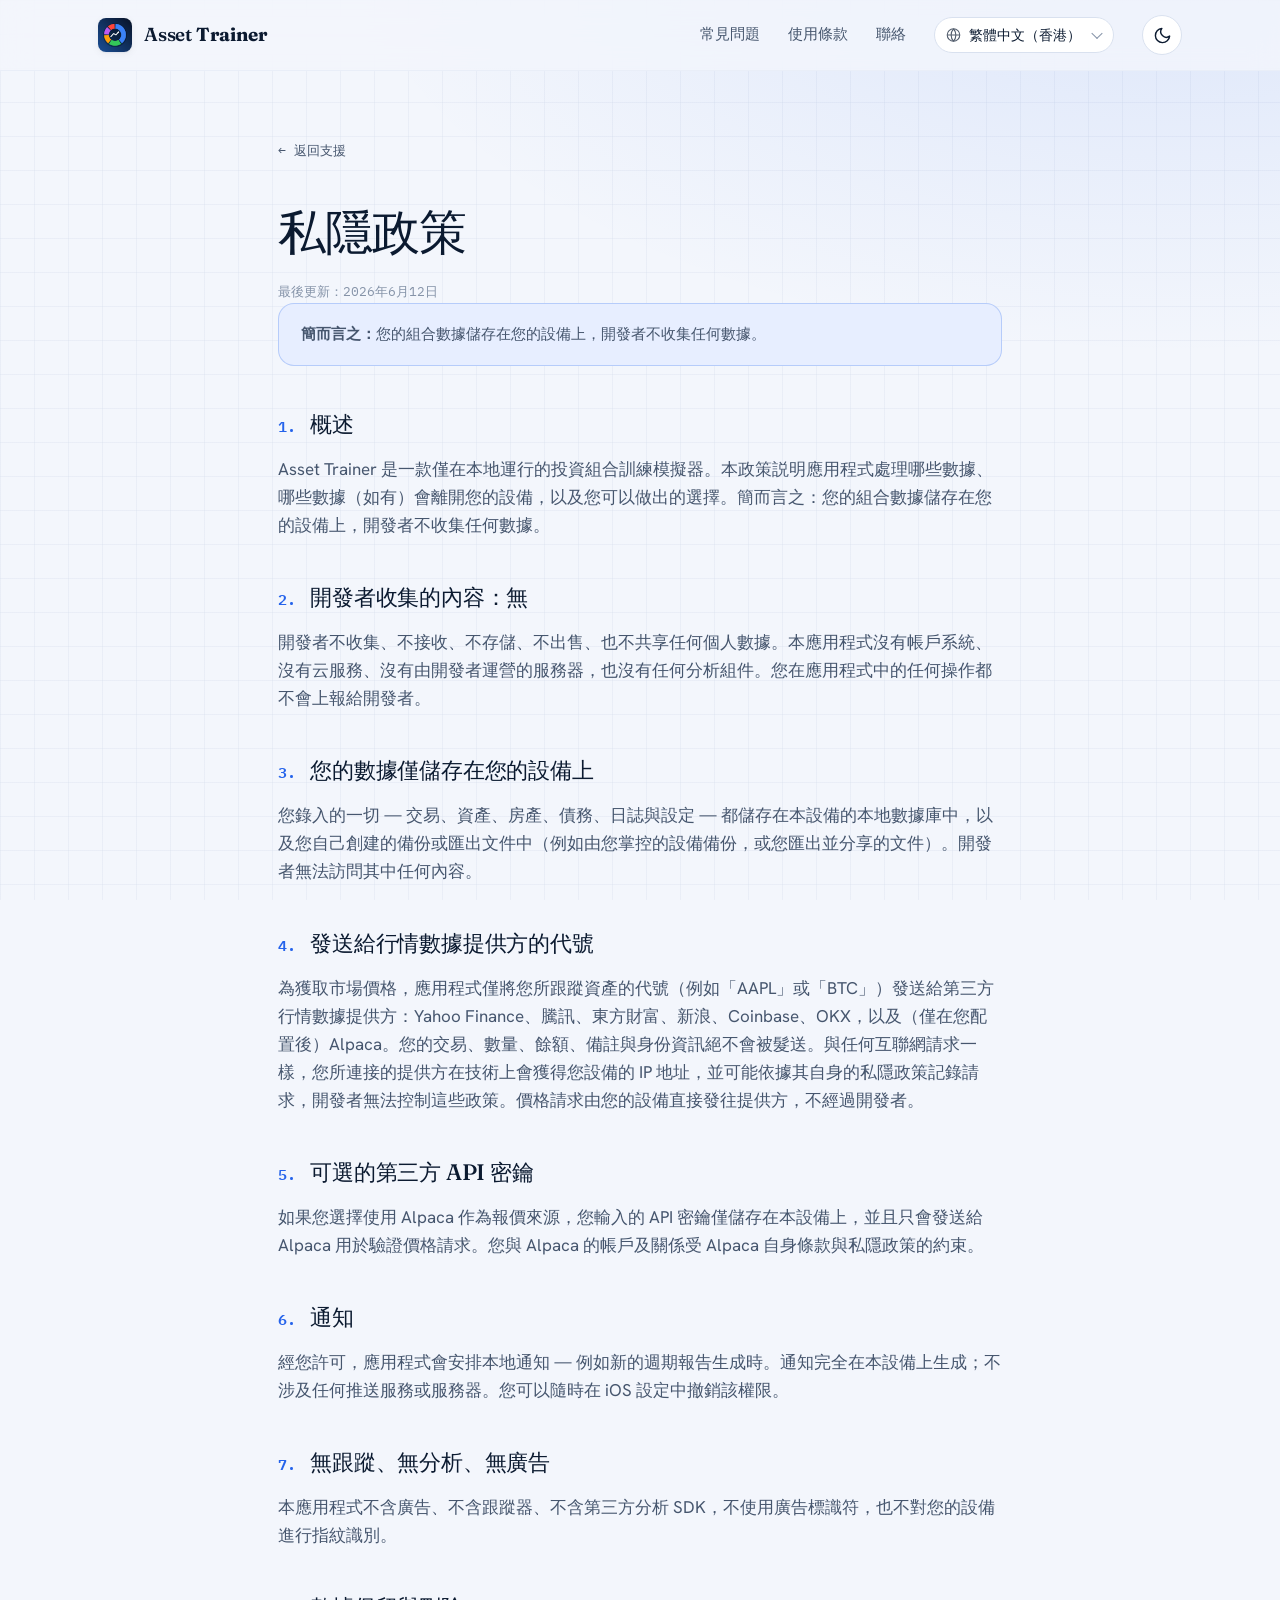
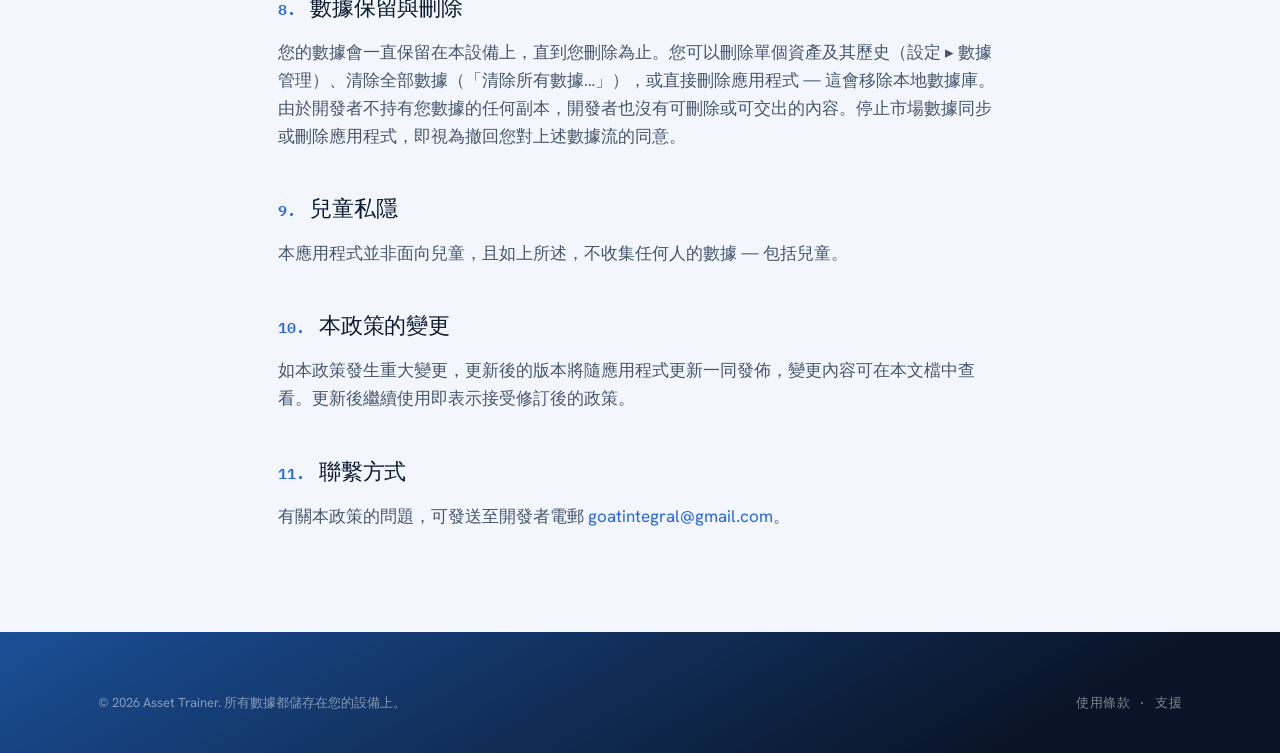
<file: privacy.zh-Hant-HK.html>
<!DOCTYPE html>
<html lang="zh-Hant-HK" dir="ltr" data-theme="light">
<head>
<meta charset="UTF-8" />
<meta name="viewport" content="width=device-width, initial-scale=1.0" />
<title>私隱政策 — Asset Trainer</title>
<meta name="description" content="私隱政策 — Asset Trainer, a local-only iOS portfolio training simulator." />
<meta name="color-scheme" content="light dark" />
<link rel="icon" type="image/png" href="icon-256.png" />
<link rel="apple-touch-icon" href="apple-touch-icon.png" />
<link rel="preconnect" href="https://fonts.googleapis.com" />
<link rel="preconnect" href="https://fonts.gstatic.com" crossorigin />
<link href="https://fonts.googleapis.com/css2?family=Fraunces:ital,opsz,wght@0,9..144,400..600;1,9..144,400..560&family=Hanken+Grotesk:wght@400;500;600;700&family=IBM+Plex+Mono:wght@400;500;600&display=swap" rel="stylesheet" />
<link rel="stylesheet" href="styles.css" />
</head>
<body>

<header class="site-header">
  <div class="wrap">
    <a class="brand" href="index.html" aria-label="Asset Trainer">
      <img class="brand-mark" src="icon-256.png" width="34" height="34" alt="Asset Trainer icon" />
      <span class="name"><b>Asset</b> Trainer</span>
    </a>
    <nav class="nav" aria-label="Primary">
      <a class="navlink" href="index.html#faq">常見問題</a>
      <a class="navlink" href="terms.zh-Hant-HK.html">使用條款</a>
      <a class="navlink" href="index.html#contact">聯絡</a>
      <span class="lang">
        <select class="lang-select" aria-label="Language" onchange="if(this.value){try{localStorage.setItem('at-lang',this.options[this.selectedIndex].dataset.loc||'')}catch(e){};location.href=this.value}">
        <option value="privacy.html" data-loc="en">English</option>
        <option value="privacy.es.html" data-loc="es">Español</option>
        <option value="privacy.zh-Hans.html" data-loc="zh-Hans">简体中文</option>
        <option value="privacy.zh-Hant.html" data-loc="zh-Hant">繁體中文（台灣）</option>
        <option value="privacy.zh-Hant-HK.html" data-loc="zh-Hant-HK" selected>繁體中文（香港）</option>
        <option value="privacy.zh-Hant-MO.html" data-loc="zh-Hant-MO">繁體中文（澳門）</option>
        </select>
      </span>
      <button class="theme-toggle" id="themeToggle" type="button" aria-label="Toggle dark mode">
        <svg class="moon" viewBox="0 0 24 24" fill="none" stroke="currentColor" stroke-width="1.8" stroke-linecap="round" stroke-linejoin="round"><path d="M21 12.79A9 9 0 1 1 11.21 3 7 7 0 0 0 21 12.79z"/></svg>
        <svg class="sun" viewBox="0 0 24 24" fill="none" stroke="currentColor" stroke-width="1.8" stroke-linecap="round" stroke-linejoin="round"><circle cx="12" cy="12" r="4.2"/><path d="M12 2v2M12 20v2M4.93 4.93l1.41 1.41M17.66 17.66l1.41 1.41M2 12h2M20 12h2M4.93 19.07l1.41-1.41M17.66 6.34l1.41-1.41"/></svg>
      </button>
    </nav>
  </div>
</header>

<main class="legal">
  <div class="wrap">
    <a class="legal-back" href="index.html">← 返回支援</a>
    <h1>私隱政策</h1>
    <div class="updated">最後更新：2026年6月12日</div>

    <div class="legal-note"><strong>簡而言之：</strong>您的組合數據儲存在您的設備上，開發者不收集任何數據。</div>

    <div class="doc">
      <h2><span class="num">1.</span> 概述</h2>
      <p>Asset Trainer 是一款僅在本地運行的投資組合訓練模擬器。本政策説明應用程式處理哪些數據、哪些數據（如有）會離開您的設備，以及您可以做出的選擇。簡而言之：您的組合數據儲存在您的設備上，開發者不收集任何數據。</p>

      <h2><span class="num">2.</span> 開發者收集的內容：無</h2>
      <p>開發者不收集、不接收、不存儲、不出售、也不共享任何個人數據。本應用程式沒有帳戶系統、沒有云服務、沒有由開發者運營的服務器，也沒有任何分析組件。您在應用程式中的任何操作都不會上報給開發者。</p>

      <h2><span class="num">3.</span> 您的數據僅儲存在您的設備上</h2>
      <p>您錄入的一切 — 交易、資產、房產、債務、日誌與設定 — 都儲存在本設備的本地數據庫中，以及您自己創建的備份或匯出文件中（例如由您掌控的設備備份，或您匯出並分享的文件）。開發者無法訪問其中任何內容。</p>

      <h2><span class="num">4.</span> 發送給行情數據提供方的代號</h2>
      <p>為獲取市場價格，應用程式僅將您所跟蹤資產的代號（例如「AAPL」或「BTC」）發送給第三方行情數據提供方：Yahoo Finance、騰訊、東方財富、新浪、Coinbase、OKX，以及（僅在您配置後）Alpaca。您的交易、數量、餘額、備註與身份資訊絕不會被髮送。與任何互聯網請求一樣，您所連接的提供方在技術上會獲得您設備的 IP 地址，並可能依據其自身的私隱政策記錄請求，開發者無法控制這些政策。價格請求由您的設備直接發往提供方，不經過開發者。</p>

      <h2><span class="num">5.</span> 可選的第三方 API 密鑰</h2>
      <p>如果您選擇使用 Alpaca 作為報價來源，您輸入的 API 密鑰僅儲存在本設備上，並且只會發送給 Alpaca 用於驗證價格請求。您與 Alpaca 的帳戶及關係受 Alpaca 自身條款與私隱政策的約束。</p>

      <h2><span class="num">6.</span> 通知</h2>
      <p>經您許可，應用程式會安排本地通知 — 例如新的週期報告生成時。通知完全在本設備上生成；不涉及任何推送服務或服務器。您可以隨時在 iOS 設定中撤銷該權限。</p>

      <h2><span class="num">7.</span> 無跟蹤、無分析、無廣告</h2>
      <p>本應用程式不含廣告、不含跟蹤器、不含第三方分析 SDK，不使用廣告標識符，也不對您的設備進行指紋識別。</p>

      <h2><span class="num">8.</span> 數據保留與刪除</h2>
      <p>您的數據會一直保留在本設備上，直到您刪除為止。您可以刪除單個資產及其歷史（設定 ▸ 數據管理）、清除全部數據（「清除所有數據…」），或直接刪除應用程式 — 這會移除本地數據庫。由於開發者不持有您數據的任何副本，開發者也沒有可刪除或可交出的內容。停止市場數據同步或刪除應用程式，即視為撤回您對上述數據流的同意。</p>

      <h2><span class="num">9.</span> 兒童私隱</h2>
      <p>本應用程式並非面向兒童，且如上所述，不收集任何人的數據 — 包括兒童。</p>

      <h2><span class="num">10.</span> 本政策的變更</h2>
      <p>如本政策發生重大變更，更新後的版本將隨應用程式更新一同發佈，變更內容可在本文檔中查看。更新後繼續使用即表示接受修訂後的政策。</p>

      <h2><span class="num">11.</span> 聯繫方式</h2>
      <p>有關本政策的問題，可發送至開發者電郵 <a href="mailto:goatintegral@gmail.com?subject=Asset%20Trainer%20Privacy">goatintegral@gmail.com</a>。</p>

    </div>
  </div>
</main>

<footer class="site-footer">
  <div class="wrap">
    <div class="footer-bottom" style="border:0;margin:0;padding:0;">
      <span>© <span id="year">2026</span> Asset Trainer. 所有數據都儲存在您的設備上。</span>
      <span class="footer-langs"><a href="terms.zh-Hant-HK.html" style="color:inherit">使用條款</a> · <a href="index.html#contact" style="color:inherit">支援</a></span>
    </div>
  </div>
</footer>

<script src="script.js"></script>
</body>
</html>
</file>
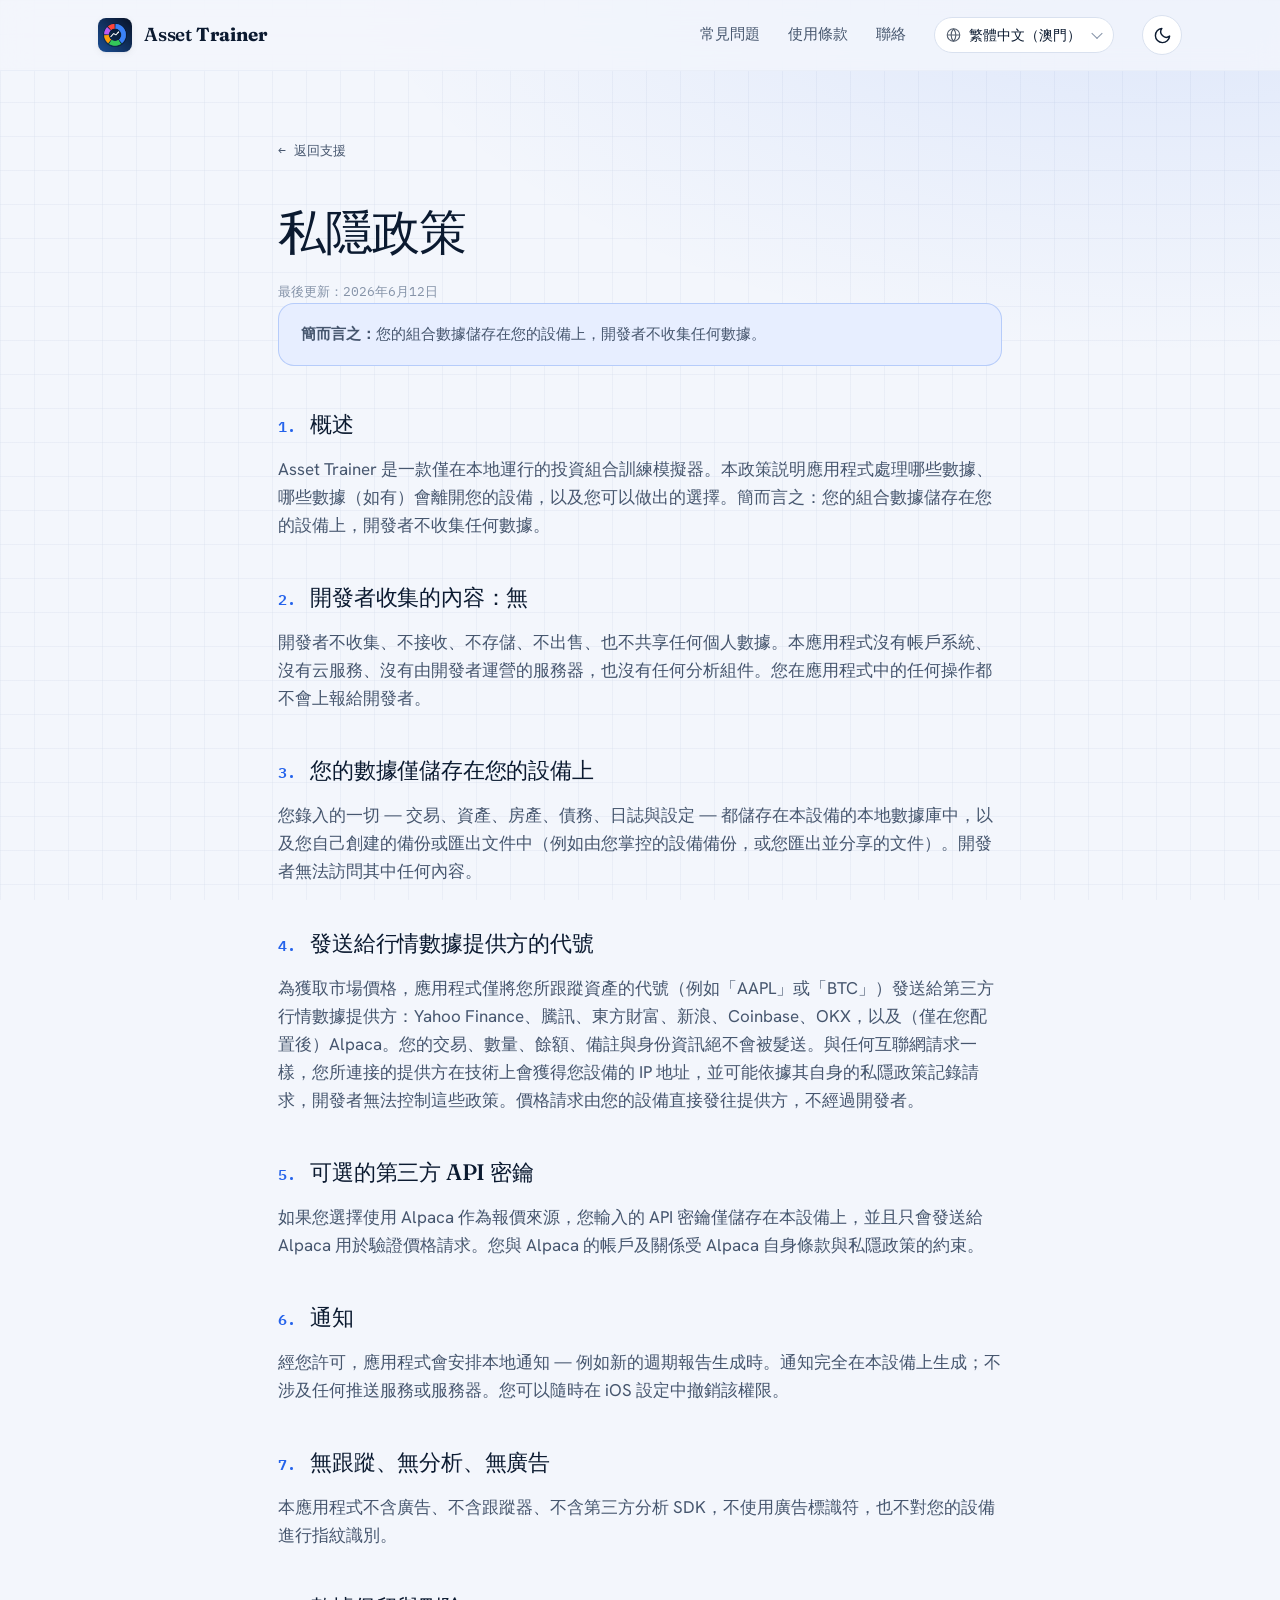
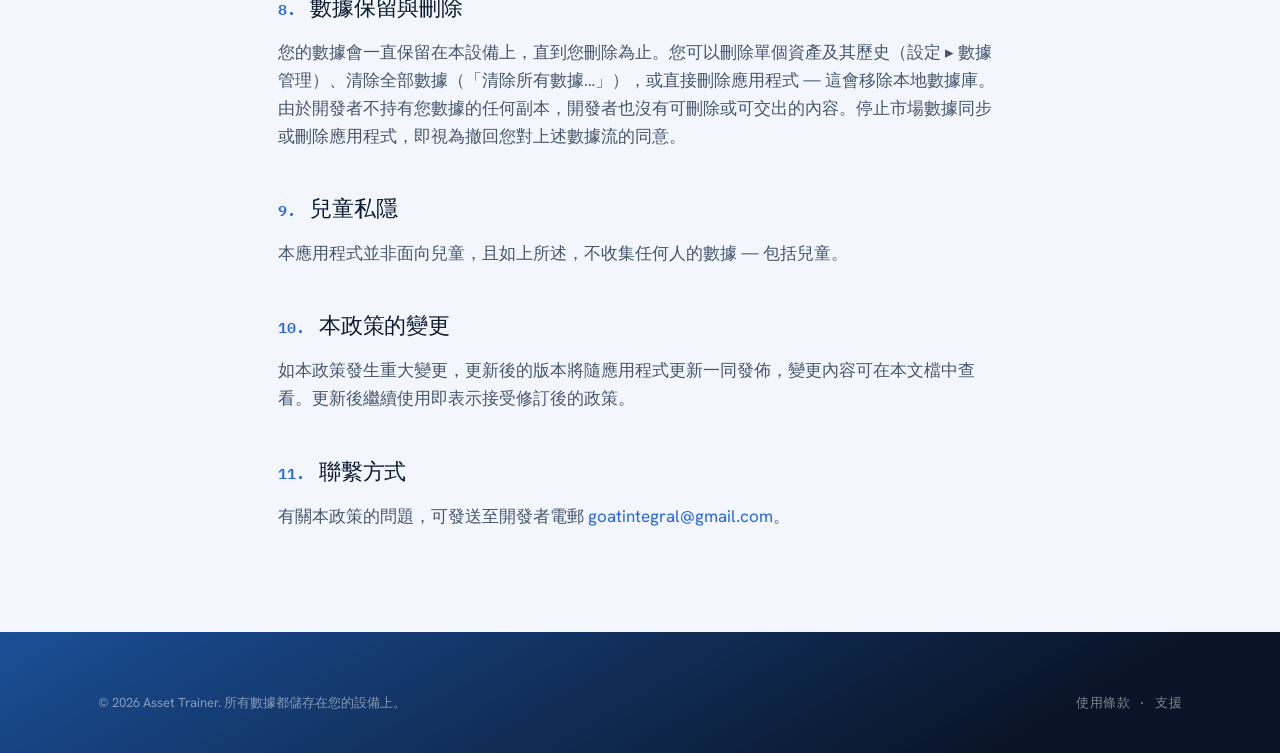
<file: privacy.zh-Hant-MO.html>
<!DOCTYPE html>
<html lang="zh-Hant-MO" dir="ltr" data-theme="light">
<head>
<meta charset="UTF-8" />
<meta name="viewport" content="width=device-width, initial-scale=1.0" />
<title>私隱政策 — Asset Trainer</title>
<meta name="description" content="私隱政策 — Asset Trainer, a local-only iOS portfolio training simulator." />
<meta name="color-scheme" content="light dark" />
<link rel="icon" type="image/png" href="icon-256.png" />
<link rel="apple-touch-icon" href="apple-touch-icon.png" />
<link rel="preconnect" href="https://fonts.googleapis.com" />
<link rel="preconnect" href="https://fonts.gstatic.com" crossorigin />
<link href="https://fonts.googleapis.com/css2?family=Fraunces:ital,opsz,wght@0,9..144,400..600;1,9..144,400..560&family=Hanken+Grotesk:wght@400;500;600;700&family=IBM+Plex+Mono:wght@400;500;600&display=swap" rel="stylesheet" />
<link rel="stylesheet" href="styles.css" />
</head>
<body>

<header class="site-header">
  <div class="wrap">
    <a class="brand" href="index.html" aria-label="Asset Trainer">
      <img class="brand-mark" src="icon-256.png" width="34" height="34" alt="Asset Trainer icon" />
      <span class="name"><b>Asset</b> Trainer</span>
    </a>
    <nav class="nav" aria-label="Primary">
      <a class="navlink" href="index.html#faq">常見問題</a>
      <a class="navlink" href="terms.zh-Hant-MO.html">使用條款</a>
      <a class="navlink" href="index.html#contact">聯絡</a>
      <span class="lang">
        <select class="lang-select" aria-label="Language" onchange="if(this.value){try{localStorage.setItem('at-lang',this.options[this.selectedIndex].dataset.loc||'')}catch(e){};location.href=this.value}">
        <option value="privacy.html" data-loc="en">English</option>
        <option value="privacy.es.html" data-loc="es">Español</option>
        <option value="privacy.zh-Hans.html" data-loc="zh-Hans">简体中文</option>
        <option value="privacy.zh-Hant.html" data-loc="zh-Hant">繁體中文（台灣）</option>
        <option value="privacy.zh-Hant-HK.html" data-loc="zh-Hant-HK">繁體中文（香港）</option>
        <option value="privacy.zh-Hant-MO.html" data-loc="zh-Hant-MO" selected>繁體中文（澳門）</option>
        </select>
      </span>
      <button class="theme-toggle" id="themeToggle" type="button" aria-label="Toggle dark mode">
        <svg class="moon" viewBox="0 0 24 24" fill="none" stroke="currentColor" stroke-width="1.8" stroke-linecap="round" stroke-linejoin="round"><path d="M21 12.79A9 9 0 1 1 11.21 3 7 7 0 0 0 21 12.79z"/></svg>
        <svg class="sun" viewBox="0 0 24 24" fill="none" stroke="currentColor" stroke-width="1.8" stroke-linecap="round" stroke-linejoin="round"><circle cx="12" cy="12" r="4.2"/><path d="M12 2v2M12 20v2M4.93 4.93l1.41 1.41M17.66 17.66l1.41 1.41M2 12h2M20 12h2M4.93 19.07l1.41-1.41M17.66 6.34l1.41-1.41"/></svg>
      </button>
    </nav>
  </div>
</header>

<main class="legal">
  <div class="wrap">
    <a class="legal-back" href="index.html">← 返回支援</a>
    <h1>私隱政策</h1>
    <div class="updated">最後更新：2026年6月12日</div>

    <div class="legal-note"><strong>簡而言之：</strong>您的組合數據儲存在您的設備上，開發者不收集任何數據。</div>

    <div class="doc">
      <h2><span class="num">1.</span> 概述</h2>
      <p>Asset Trainer 是一款僅在本地運行的投資組合訓練模擬器。本政策説明應用程式處理哪些數據、哪些數據（如有）會離開您的設備，以及您可以做出的選擇。簡而言之：您的組合數據儲存在您的設備上，開發者不收集任何數據。</p>

      <h2><span class="num">2.</span> 開發者收集的內容：無</h2>
      <p>開發者不收集、不接收、不存儲、不出售、也不共享任何個人數據。本應用程式沒有帳戶系統、沒有云服務、沒有由開發者運營的服務器，也沒有任何分析組件。您在應用程式中的任何操作都不會上報給開發者。</p>

      <h2><span class="num">3.</span> 您的數據僅儲存在您的設備上</h2>
      <p>您錄入的一切 — 交易、資產、房產、債務、日誌與設定 — 都儲存在本設備的本地數據庫中，以及您自己創建的備份或匯出文件中（例如由您掌控的設備備份，或您匯出並分享的文件）。開發者無法訪問其中任何內容。</p>

      <h2><span class="num">4.</span> 發送給行情數據提供方的代號</h2>
      <p>為獲取市場價格，應用程式僅將您所跟蹤資產的代號（例如「AAPL」或「BTC」）發送給第三方行情數據提供方：Yahoo Finance、騰訊、東方財富、新浪、Coinbase、OKX，以及（僅在您配置後）Alpaca。您的交易、數量、餘額、備註與身份資訊絕不會被髮送。與任何互聯網請求一樣，您所連接的提供方在技術上會獲得您設備的 IP 地址，並可能依據其自身的私隱政策記錄請求，開發者無法控制這些政策。價格請求由您的設備直接發往提供方，不經過開發者。</p>

      <h2><span class="num">5.</span> 可選的第三方 API 密鑰</h2>
      <p>如果您選擇使用 Alpaca 作為報價來源，您輸入的 API 密鑰僅儲存在本設備上，並且只會發送給 Alpaca 用於驗證價格請求。您與 Alpaca 的帳戶及關係受 Alpaca 自身條款與私隱政策的約束。</p>

      <h2><span class="num">6.</span> 通知</h2>
      <p>經您許可，應用程式會安排本地通知 — 例如新的週期報告生成時。通知完全在本設備上生成；不涉及任何推送服務或服務器。您可以隨時在 iOS 設定中撤銷該權限。</p>

      <h2><span class="num">7.</span> 無跟蹤、無分析、無廣告</h2>
      <p>本應用程式不含廣告、不含跟蹤器、不含第三方分析 SDK，不使用廣告標識符，也不對您的設備進行指紋識別。</p>

      <h2><span class="num">8.</span> 數據保留與刪除</h2>
      <p>您的數據會一直保留在本設備上，直到您刪除為止。您可以刪除單個資產及其歷史（設定 ▸ 數據管理）、清除全部數據（「清除所有數據…」），或直接刪除應用程式 — 這會移除本地數據庫。由於開發者不持有您數據的任何副本，開發者也沒有可刪除或可交出的內容。停止市場數據同步或刪除應用程式，即視為撤回您對上述數據流的同意。</p>

      <h2><span class="num">9.</span> 兒童私隱</h2>
      <p>本應用程式並非面向兒童，且如上所述，不收集任何人的數據 — 包括兒童。</p>

      <h2><span class="num">10.</span> 本政策的變更</h2>
      <p>如本政策發生重大變更，更新後的版本將隨應用程式更新一同發佈，變更內容可在本文檔中查看。更新後繼續使用即表示接受修訂後的政策。</p>

      <h2><span class="num">11.</span> 聯繫方式</h2>
      <p>有關本政策的問題，可發送至開發者電郵 <a href="mailto:goatintegral@gmail.com?subject=Asset%20Trainer%20Privacy">goatintegral@gmail.com</a>。</p>

    </div>
  </div>
</main>

<footer class="site-footer">
  <div class="wrap">
    <div class="footer-bottom" style="border:0;margin:0;padding:0;">
      <span>© <span id="year">2026</span> Asset Trainer. 所有數據都儲存在您的設備上。</span>
      <span class="footer-langs"><a href="terms.zh-Hant-MO.html" style="color:inherit">使用條款</a> · <a href="index.html#contact" style="color:inherit">支援</a></span>
    </div>
  </div>
</footer>

<script src="script.js"></script>
</body>
</html>
</file>
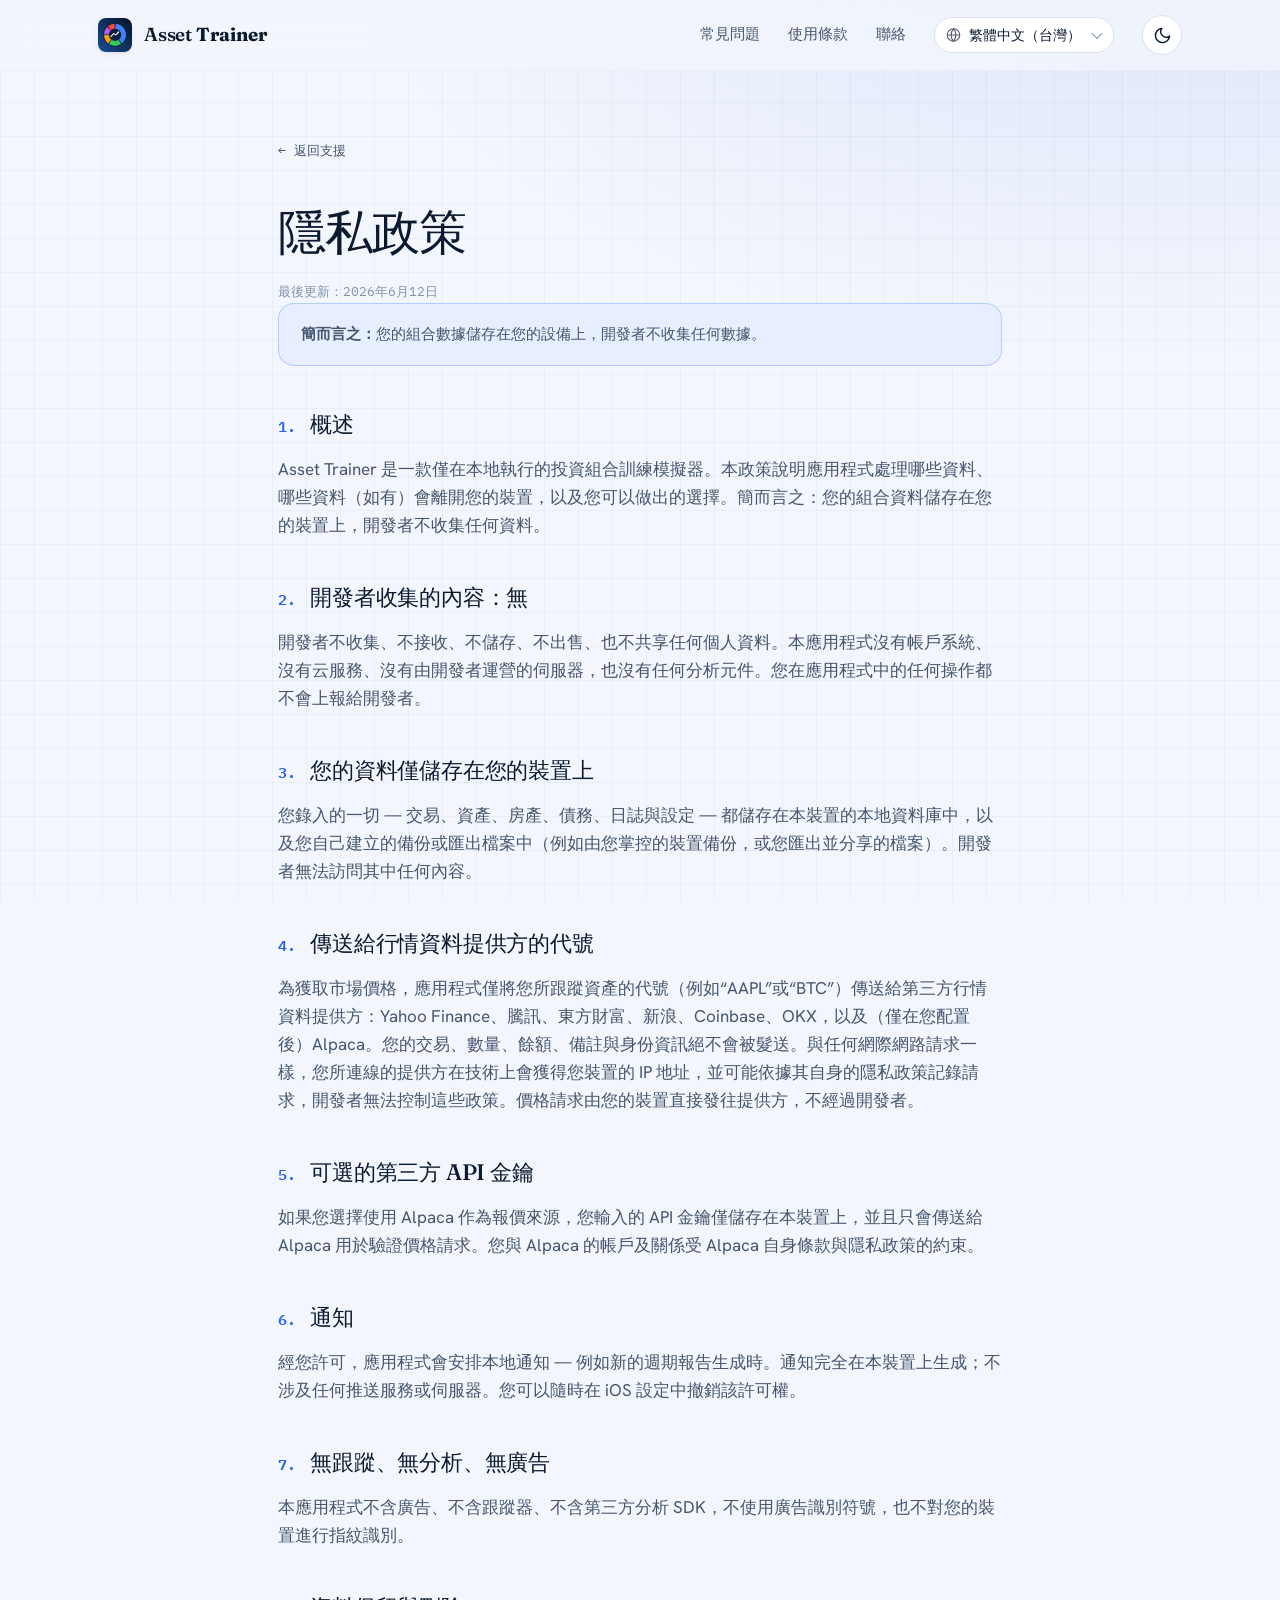
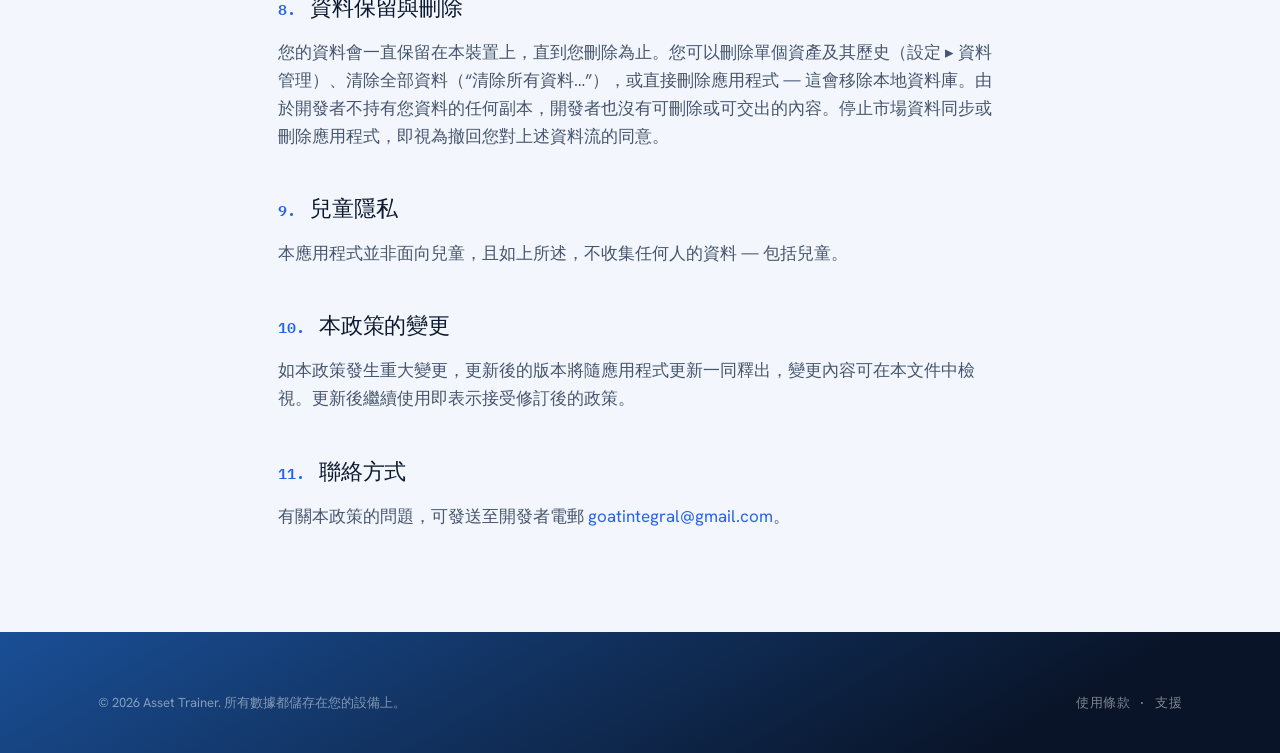
<file: privacy.zh-Hant.html>
<!DOCTYPE html>
<html lang="zh-Hant" dir="ltr" data-theme="light">
<head>
<meta charset="UTF-8" />
<meta name="viewport" content="width=device-width, initial-scale=1.0" />
<title>隱私政策 — Asset Trainer</title>
<meta name="description" content="隱私政策 — Asset Trainer, a local-only iOS portfolio training simulator." />
<meta name="color-scheme" content="light dark" />
<link rel="icon" type="image/png" href="icon-256.png" />
<link rel="apple-touch-icon" href="apple-touch-icon.png" />
<link rel="preconnect" href="https://fonts.googleapis.com" />
<link rel="preconnect" href="https://fonts.gstatic.com" crossorigin />
<link href="https://fonts.googleapis.com/css2?family=Fraunces:ital,opsz,wght@0,9..144,400..600;1,9..144,400..560&family=Hanken+Grotesk:wght@400;500;600;700&family=IBM+Plex+Mono:wght@400;500;600&display=swap" rel="stylesheet" />
<link rel="stylesheet" href="styles.css" />
</head>
<body>

<header class="site-header">
  <div class="wrap">
    <a class="brand" href="index.html" aria-label="Asset Trainer">
      <img class="brand-mark" src="icon-256.png" width="34" height="34" alt="Asset Trainer icon" />
      <span class="name"><b>Asset</b> Trainer</span>
    </a>
    <nav class="nav" aria-label="Primary">
      <a class="navlink" href="index.html#faq">常見問題</a>
      <a class="navlink" href="terms.zh-Hant.html">使用條款</a>
      <a class="navlink" href="index.html#contact">聯絡</a>
      <span class="lang">
        <select class="lang-select" aria-label="Language" onchange="if(this.value){try{localStorage.setItem('at-lang',this.options[this.selectedIndex].dataset.loc||'')}catch(e){};location.href=this.value}">
        <option value="privacy.html" data-loc="en">English</option>
        <option value="privacy.es.html" data-loc="es">Español</option>
        <option value="privacy.zh-Hans.html" data-loc="zh-Hans">简体中文</option>
        <option value="privacy.zh-Hant.html" data-loc="zh-Hant" selected>繁體中文（台灣）</option>
        <option value="privacy.zh-Hant-HK.html" data-loc="zh-Hant-HK">繁體中文（香港）</option>
        <option value="privacy.zh-Hant-MO.html" data-loc="zh-Hant-MO">繁體中文（澳門）</option>
        </select>
      </span>
      <button class="theme-toggle" id="themeToggle" type="button" aria-label="Toggle dark mode">
        <svg class="moon" viewBox="0 0 24 24" fill="none" stroke="currentColor" stroke-width="1.8" stroke-linecap="round" stroke-linejoin="round"><path d="M21 12.79A9 9 0 1 1 11.21 3 7 7 0 0 0 21 12.79z"/></svg>
        <svg class="sun" viewBox="0 0 24 24" fill="none" stroke="currentColor" stroke-width="1.8" stroke-linecap="round" stroke-linejoin="round"><circle cx="12" cy="12" r="4.2"/><path d="M12 2v2M12 20v2M4.93 4.93l1.41 1.41M17.66 17.66l1.41 1.41M2 12h2M20 12h2M4.93 19.07l1.41-1.41M17.66 6.34l1.41-1.41"/></svg>
      </button>
    </nav>
  </div>
</header>

<main class="legal">
  <div class="wrap">
    <a class="legal-back" href="index.html">← 返回支援</a>
    <h1>隱私政策</h1>
    <div class="updated">最後更新：2026年6月12日</div>

    <div class="legal-note"><strong>簡而言之：</strong>您的組合數據儲存在您的設備上，開發者不收集任何數據。</div>

    <div class="doc">
      <h2><span class="num">1.</span> 概述</h2>
      <p>Asset Trainer 是一款僅在本地執行的投資組合訓練模擬器。本政策說明應用程式處理哪些資料、哪些資料（如有）會離開您的裝置，以及您可以做出的選擇。簡而言之：您的組合資料儲存在您的裝置上，開發者不收集任何資料。</p>

      <h2><span class="num">2.</span> 開發者收集的內容：無</h2>
      <p>開發者不收集、不接收、不儲存、不出售、也不共享任何個人資料。本應用程式沒有帳戶系統、沒有云服務、沒有由開發者運營的伺服器，也沒有任何分析元件。您在應用程式中的任何操作都不會上報給開發者。</p>

      <h2><span class="num">3.</span> 您的資料僅儲存在您的裝置上</h2>
      <p>您錄入的一切 — 交易、資產、房產、債務、日誌與設定 — 都儲存在本裝置的本地資料庫中，以及您自己建立的備份或匯出檔案中（例如由您掌控的裝置備份，或您匯出並分享的檔案）。開發者無法訪問其中任何內容。</p>

      <h2><span class="num">4.</span> 傳送給行情資料提供方的代號</h2>
      <p>為獲取市場價格，應用程式僅將您所跟蹤資產的代號（例如“AAPL”或“BTC”）傳送給第三方行情資料提供方：Yahoo Finance、騰訊、東方財富、新浪、Coinbase、OKX，以及（僅在您配置後）Alpaca。您的交易、數量、餘額、備註與身份資訊絕不會被髮送。與任何網際網路請求一樣，您所連線的提供方在技術上會獲得您裝置的 IP 地址，並可能依據其自身的隱私政策記錄請求，開發者無法控制這些政策。價格請求由您的裝置直接發往提供方，不經過開發者。</p>

      <h2><span class="num">5.</span> 可選的第三方 API 金鑰</h2>
      <p>如果您選擇使用 Alpaca 作為報價來源，您輸入的 API 金鑰僅儲存在本裝置上，並且只會傳送給 Alpaca 用於驗證價格請求。您與 Alpaca 的帳戶及關係受 Alpaca 自身條款與隱私政策的約束。</p>

      <h2><span class="num">6.</span> 通知</h2>
      <p>經您許可，應用程式會安排本地通知 — 例如新的週期報告生成時。通知完全在本裝置上生成；不涉及任何推送服務或伺服器。您可以隨時在 iOS 設定中撤銷該許可權。</p>

      <h2><span class="num">7.</span> 無跟蹤、無分析、無廣告</h2>
      <p>本應用程式不含廣告、不含跟蹤器、不含第三方分析 SDK，不使用廣告識別符號，也不對您的裝置進行指紋識別。</p>

      <h2><span class="num">8.</span> 資料保留與刪除</h2>
      <p>您的資料會一直保留在本裝置上，直到您刪除為止。您可以刪除單個資產及其歷史（設定 ▸ 資料管理）、清除全部資料（“清除所有資料…”），或直接刪除應用程式 — 這會移除本地資料庫。由於開發者不持有您資料的任何副本，開發者也沒有可刪除或可交出的內容。停止市場資料同步或刪除應用程式，即視為撤回您對上述資料流的同意。</p>

      <h2><span class="num">9.</span> 兒童隱私</h2>
      <p>本應用程式並非面向兒童，且如上所述，不收集任何人的資料 — 包括兒童。</p>

      <h2><span class="num">10.</span> 本政策的變更</h2>
      <p>如本政策發生重大變更，更新後的版本將隨應用程式更新一同釋出，變更內容可在本文件中檢視。更新後繼續使用即表示接受修訂後的政策。</p>

      <h2><span class="num">11.</span> 聯絡方式</h2>
      <p>有關本政策的問題，可發送至開發者電郵 <a href="mailto:goatintegral@gmail.com?subject=Asset%20Trainer%20Privacy">goatintegral@gmail.com</a>。</p>

    </div>
  </div>
</main>

<footer class="site-footer">
  <div class="wrap">
    <div class="footer-bottom" style="border:0;margin:0;padding:0;">
      <span>© <span id="year">2026</span> Asset Trainer. 所有數據都儲存在您的設備上。</span>
      <span class="footer-langs"><a href="terms.zh-Hant.html" style="color:inherit">使用條款</a> · <a href="index.html#contact" style="color:inherit">支援</a></span>
    </div>
  </div>
</footer>

<script src="script.js"></script>
</body>
</html>
</file>
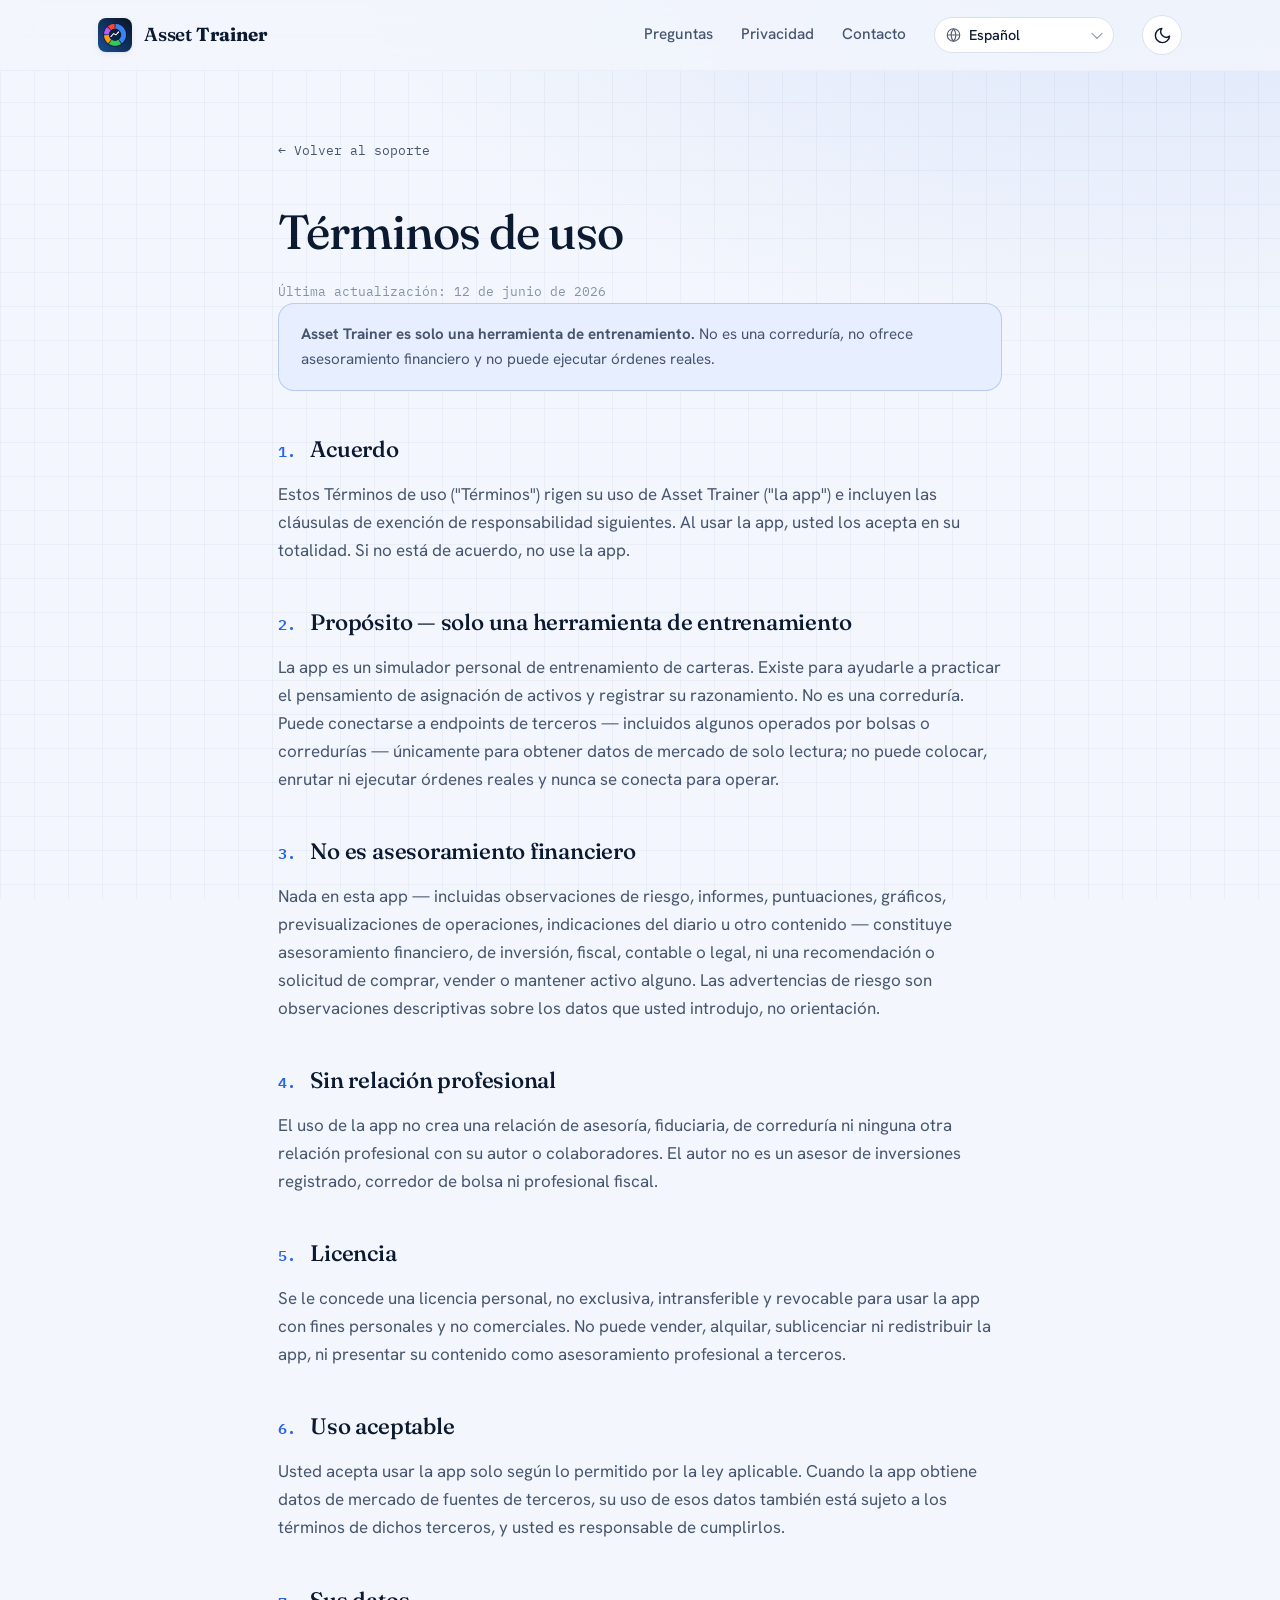
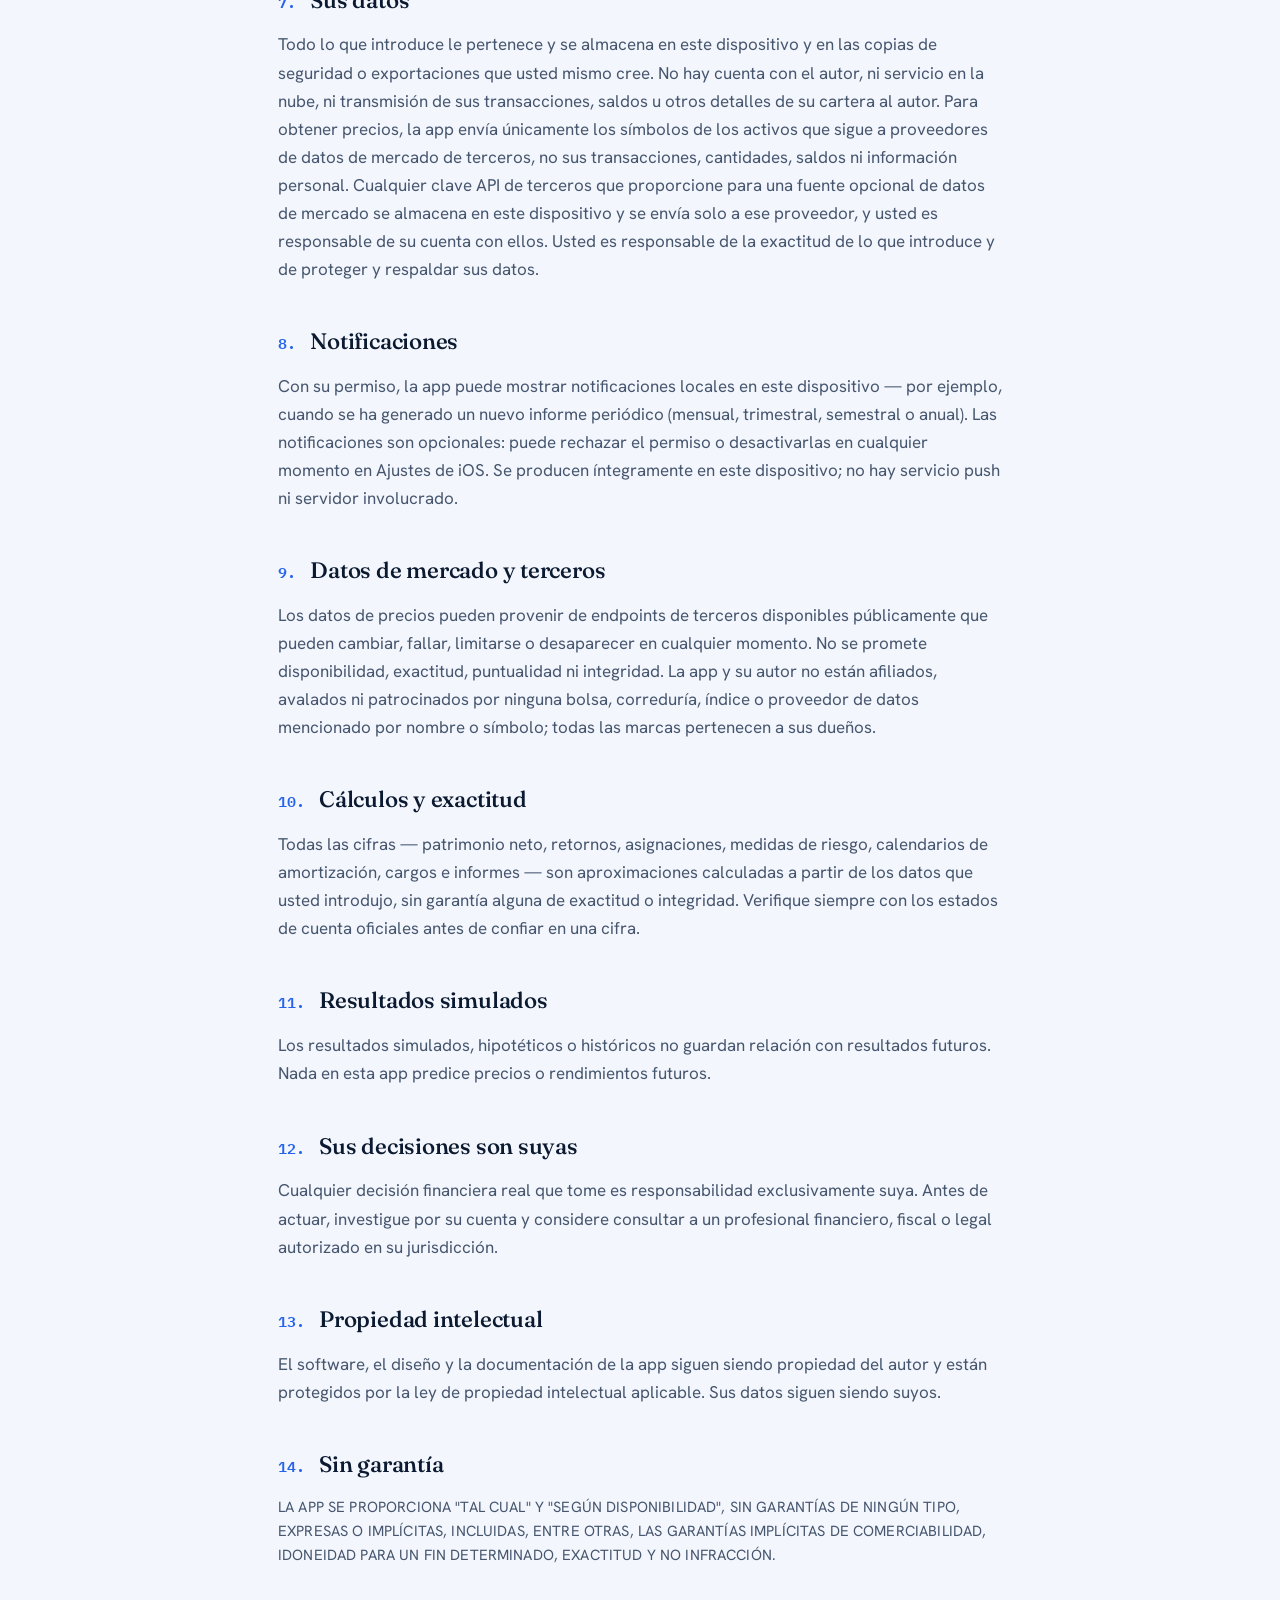
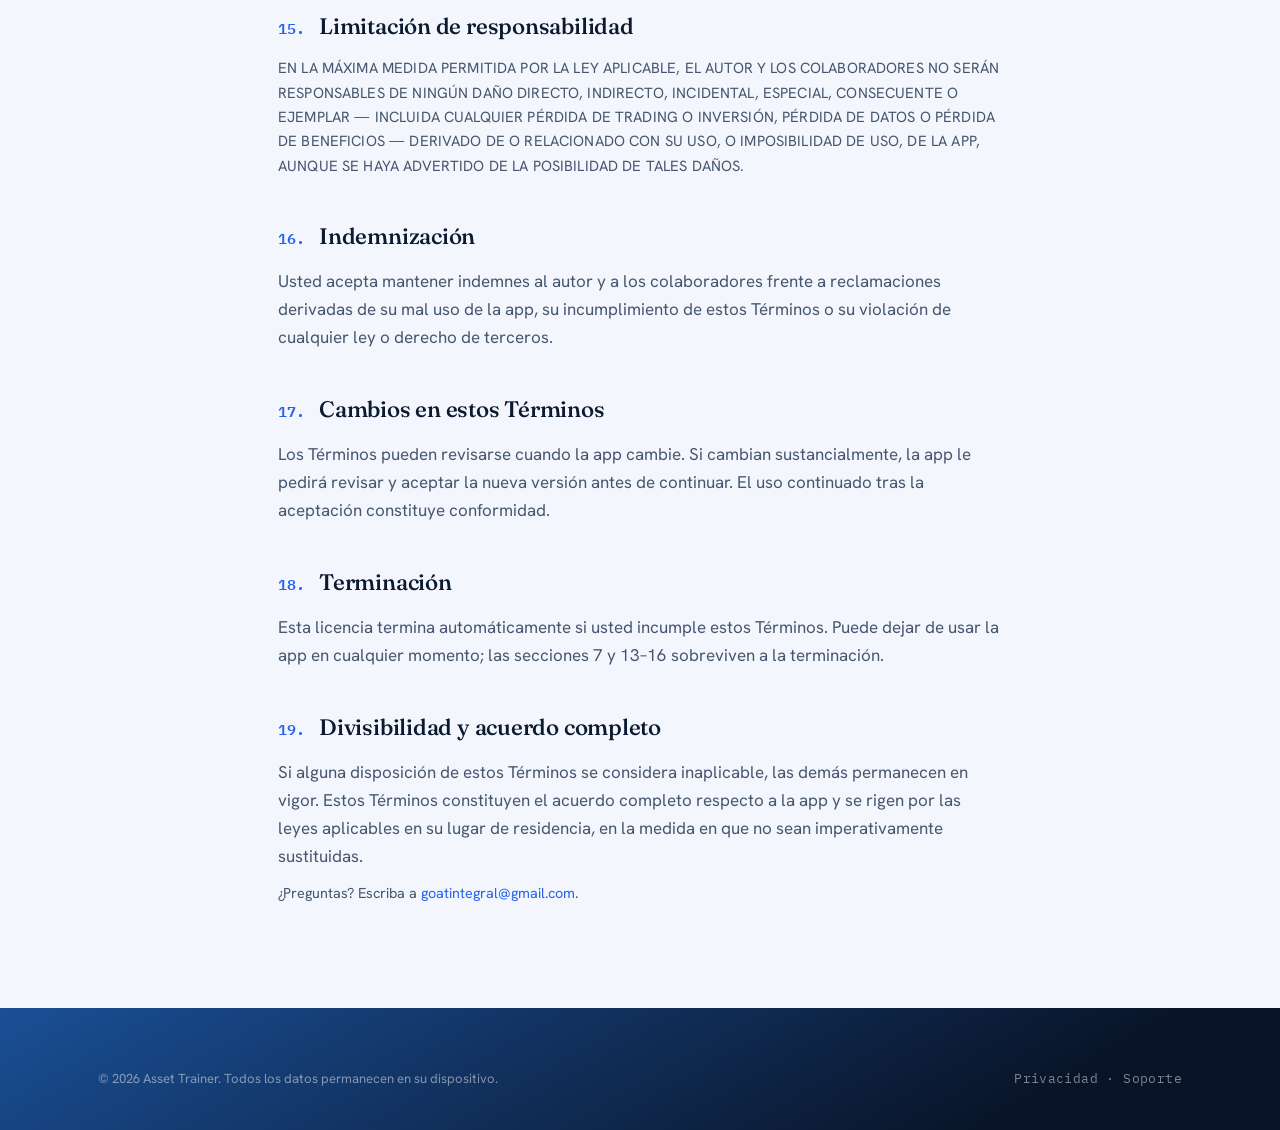
<file: terms.es.html>
<!DOCTYPE html>
<html lang="es" dir="ltr" data-theme="light">
<head>
<meta charset="UTF-8" />
<meta name="viewport" content="width=device-width, initial-scale=1.0" />
<title>Términos de uso — Asset Trainer</title>
<meta name="description" content="Términos de uso — Asset Trainer, a local-only iOS portfolio training simulator." />
<meta name="color-scheme" content="light dark" />
<link rel="icon" type="image/png" href="icon-256.png" />
<link rel="apple-touch-icon" href="apple-touch-icon.png" />
<link rel="preconnect" href="https://fonts.googleapis.com" />
<link rel="preconnect" href="https://fonts.gstatic.com" crossorigin />
<link href="https://fonts.googleapis.com/css2?family=Fraunces:ital,opsz,wght@0,9..144,400..600;1,9..144,400..560&family=Hanken+Grotesk:wght@400;500;600;700&family=IBM+Plex+Mono:wght@400;500;600&display=swap" rel="stylesheet" />
<link rel="stylesheet" href="styles.css" />
</head>
<body>

<header class="site-header">
  <div class="wrap">
    <a class="brand" href="index.html" aria-label="Asset Trainer">
      <img class="brand-mark" src="icon-256.png" width="34" height="34" alt="Asset Trainer icon" />
      <span class="name"><b>Asset</b> Trainer</span>
    </a>
    <nav class="nav" aria-label="Primary">
      <a class="navlink" href="index.html#faq">Preguntas</a>
      <a class="navlink" href="privacy.es.html">Privacidad</a>
      <a class="navlink" href="index.html#contact">Contacto</a>
      <span class="lang">
        <select class="lang-select" aria-label="Language" onchange="if(this.value){try{localStorage.setItem('at-lang',this.options[this.selectedIndex].dataset.loc||'')}catch(e){};location.href=this.value}">
        <option value="terms.html" data-loc="en">English</option>
        <option value="terms.es.html" data-loc="es" selected>Español</option>
        <option value="terms.zh-Hans.html" data-loc="zh-Hans">简体中文</option>
        <option value="terms.zh-Hant.html" data-loc="zh-Hant">繁體中文（台灣）</option>
        <option value="terms.zh-Hant-HK.html" data-loc="zh-Hant-HK">繁體中文（香港）</option>
        <option value="terms.zh-Hant-MO.html" data-loc="zh-Hant-MO">繁體中文（澳門）</option>
        </select>
      </span>
      <button class="theme-toggle" id="themeToggle" type="button" aria-label="Toggle dark mode">
        <svg class="moon" viewBox="0 0 24 24" fill="none" stroke="currentColor" stroke-width="1.8" stroke-linecap="round" stroke-linejoin="round"><path d="M21 12.79A9 9 0 1 1 11.21 3 7 7 0 0 0 21 12.79z"/></svg>
        <svg class="sun" viewBox="0 0 24 24" fill="none" stroke="currentColor" stroke-width="1.8" stroke-linecap="round" stroke-linejoin="round"><circle cx="12" cy="12" r="4.2"/><path d="M12 2v2M12 20v2M4.93 4.93l1.41 1.41M17.66 17.66l1.41 1.41M2 12h2M20 12h2M4.93 19.07l1.41-1.41M17.66 6.34l1.41-1.41"/></svg>
      </button>
    </nav>
  </div>
</header>

<main class="legal">
  <div class="wrap">
    <a class="legal-back" href="index.html">← Volver al soporte</a>
    <h1>Términos de uso</h1>
    <div class="updated">Última actualización: 12 de junio de 2026</div>

    <div class="legal-note"><strong>Asset Trainer es solo una herramienta de entrenamiento.</strong> No es una correduría, no ofrece asesoramiento financiero y no puede ejecutar órdenes reales.</div>

    <div class="doc">
      <h2><span class="num">1.</span> Acuerdo</h2>
      <p>Estos Términos de uso (&quot;Términos&quot;) rigen su uso de Asset Trainer (&quot;la app&quot;) e incluyen las cláusulas de exención de responsabilidad siguientes. Al usar la app, usted los acepta en su totalidad. Si no está de acuerdo, no use la app.</p>

      <h2><span class="num">2.</span> Propósito — solo una herramienta de entrenamiento</h2>
      <p>La app es un simulador personal de entrenamiento de carteras. Existe para ayudarle a practicar el pensamiento de asignación de activos y registrar su razonamiento. No es una correduría. Puede conectarse a endpoints de terceros — incluidos algunos operados por bolsas o corredurías — únicamente para obtener datos de mercado de solo lectura; no puede colocar, enrutar ni ejecutar órdenes reales y nunca se conecta para operar.</p>

      <h2><span class="num">3.</span> No es asesoramiento financiero</h2>
      <p>Nada en esta app — incluidas observaciones de riesgo, informes, puntuaciones, gráficos, previsualizaciones de operaciones, indicaciones del diario u otro contenido — constituye asesoramiento financiero, de inversión, fiscal, contable o legal, ni una recomendación o solicitud de comprar, vender o mantener activo alguno. Las advertencias de riesgo son observaciones descriptivas sobre los datos que usted introdujo, no orientación.</p>

      <h2><span class="num">4.</span> Sin relación profesional</h2>
      <p>El uso de la app no crea una relación de asesoría, fiduciaria, de correduría ni ninguna otra relación profesional con su autor o colaboradores. El autor no es un asesor de inversiones registrado, corredor de bolsa ni profesional fiscal.</p>

      <h2><span class="num">5.</span> Licencia</h2>
      <p>Se le concede una licencia personal, no exclusiva, intransferible y revocable para usar la app con fines personales y no comerciales. No puede vender, alquilar, sublicenciar ni redistribuir la app, ni presentar su contenido como asesoramiento profesional a terceros.</p>

      <h2><span class="num">6.</span> Uso aceptable</h2>
      <p>Usted acepta usar la app solo según lo permitido por la ley aplicable. Cuando la app obtiene datos de mercado de fuentes de terceros, su uso de esos datos también está sujeto a los términos de dichos terceros, y usted es responsable de cumplirlos.</p>

      <h2><span class="num">7.</span> Sus datos</h2>
      <p>Todo lo que introduce le pertenece y se almacena en este dispositivo y en las copias de seguridad o exportaciones que usted mismo cree. No hay cuenta con el autor, ni servicio en la nube, ni transmisión de sus transacciones, saldos u otros detalles de su cartera al autor. Para obtener precios, la app envía únicamente los símbolos de los activos que sigue a proveedores de datos de mercado de terceros, no sus transacciones, cantidades, saldos ni información personal. Cualquier clave API de terceros que proporcione para una fuente opcional de datos de mercado se almacena en este dispositivo y se envía solo a ese proveedor, y usted es responsable de su cuenta con ellos. Usted es responsable de la exactitud de lo que introduce y de proteger y respaldar sus datos.</p>

      <h2><span class="num">8.</span> Notificaciones</h2>
      <p>Con su permiso, la app puede mostrar notificaciones locales en este dispositivo — por ejemplo, cuando se ha generado un nuevo informe periódico (mensual, trimestral, semestral o anual). Las notificaciones son opcionales: puede rechazar el permiso o desactivarlas en cualquier momento en Ajustes de iOS. Se producen íntegramente en este dispositivo; no hay servicio push ni servidor involucrado.</p>

      <h2><span class="num">9.</span> Datos de mercado y terceros</h2>
      <p>Los datos de precios pueden provenir de endpoints de terceros disponibles públicamente que pueden cambiar, fallar, limitarse o desaparecer en cualquier momento. No se promete disponibilidad, exactitud, puntualidad ni integridad. La app y su autor no están afiliados, avalados ni patrocinados por ninguna bolsa, correduría, índice o proveedor de datos mencionado por nombre o símbolo; todas las marcas pertenecen a sus dueños.</p>

      <h2><span class="num">10.</span> Cálculos y exactitud</h2>
      <p>Todas las cifras — patrimonio neto, retornos, asignaciones, medidas de riesgo, calendarios de amortización, cargos e informes — son aproximaciones calculadas a partir de los datos que usted introdujo, sin garantía alguna de exactitud o integridad. Verifique siempre con los estados de cuenta oficiales antes de confiar en una cifra.</p>

      <h2><span class="num">11.</span> Resultados simulados</h2>
      <p>Los resultados simulados, hipotéticos o históricos no guardan relación con resultados futuros. Nada en esta app predice precios o rendimientos futuros.</p>

      <h2><span class="num">12.</span> Sus decisiones son suyas</h2>
      <p>Cualquier decisión financiera real que tome es responsabilidad exclusivamente suya. Antes de actuar, investigue por su cuenta y considere consultar a un profesional financiero, fiscal o legal autorizado en su jurisdicción.</p>

      <h2><span class="num">13.</span> Propiedad intelectual</h2>
      <p>El software, el diseño y la documentación de la app siguen siendo propiedad del autor y están protegidos por la ley de propiedad intelectual aplicable. Sus datos siguen siendo suyos.</p>

      <h2><span class="num">14.</span> Sin garantía</h2>
      <p class="caps">LA APP SE PROPORCIONA &quot;TAL CUAL&quot; Y &quot;SEGÚN DISPONIBILIDAD&quot;, SIN GARANTÍAS DE NINGÚN TIPO, EXPRESAS O IMPLÍCITAS, INCLUIDAS, ENTRE OTRAS, LAS GARANTÍAS IMPLÍCITAS DE COMERCIABILIDAD, IDONEIDAD PARA UN FIN DETERMINADO, EXACTITUD Y NO INFRACCIÓN.</p>

      <h2><span class="num">15.</span> Limitación de responsabilidad</h2>
      <p class="caps">EN LA MÁXIMA MEDIDA PERMITIDA POR LA LEY APLICABLE, EL AUTOR Y LOS COLABORADORES NO SERÁN RESPONSABLES DE NINGÚN DAÑO DIRECTO, INDIRECTO, INCIDENTAL, ESPECIAL, CONSECUENTE O EJEMPLAR — INCLUIDA CUALQUIER PÉRDIDA DE TRADING O INVERSIÓN, PÉRDIDA DE DATOS O PÉRDIDA DE BENEFICIOS — DERIVADO DE O RELACIONADO CON SU USO, O IMPOSIBILIDAD DE USO, DE LA APP, AUNQUE SE HAYA ADVERTIDO DE LA POSIBILIDAD DE TALES DAÑOS.</p>

      <h2><span class="num">16.</span> Indemnización</h2>
      <p>Usted acepta mantener indemnes al autor y a los colaboradores frente a reclamaciones derivadas de su mal uso de la app, su incumplimiento de estos Términos o su violación de cualquier ley o derecho de terceros.</p>

      <h2><span class="num">17.</span> Cambios en estos Términos</h2>
      <p>Los Términos pueden revisarse cuando la app cambie. Si cambian sustancialmente, la app le pedirá revisar y aceptar la nueva versión antes de continuar. El uso continuado tras la aceptación constituye conformidad.</p>

      <h2><span class="num">18.</span> Terminación</h2>
      <p>Esta licencia termina automáticamente si usted incumple estos Términos. Puede dejar de usar la app en cualquier momento; las secciones 7 y 13–16 sobreviven a la terminación.</p>

      <h2><span class="num">19.</span> Divisibilidad y acuerdo completo</h2>
      <p>Si alguna disposición de estos Términos se considera inaplicable, las demás permanecen en vigor. Estos Términos constituyen el acuerdo completo respecto a la app y se rigen por las leyes aplicables en su lugar de residencia, en la medida en que no sean imperativamente sustituidas.</p>

      <p class="legal-langs">¿Preguntas? Escriba a <a href="mailto:goatintegral@gmail.com?subject=Asset%20Trainer%20Terms">goatintegral@gmail.com</a>.</p>
    </div>
  </div>
</main>

<footer class="site-footer">
  <div class="wrap">
    <div class="footer-bottom" style="border:0;margin:0;padding:0;">
      <span>© <span id="year">2026</span> Asset Trainer. Todos los datos permanecen en su dispositivo.</span>
      <span class="footer-langs"><a href="privacy.es.html" style="color:inherit">Privacidad</a> · <a href="index.html#contact" style="color:inherit">Soporte</a></span>
    </div>
  </div>
</footer>

<script src="script.js"></script>
</body>
</html>
</file>
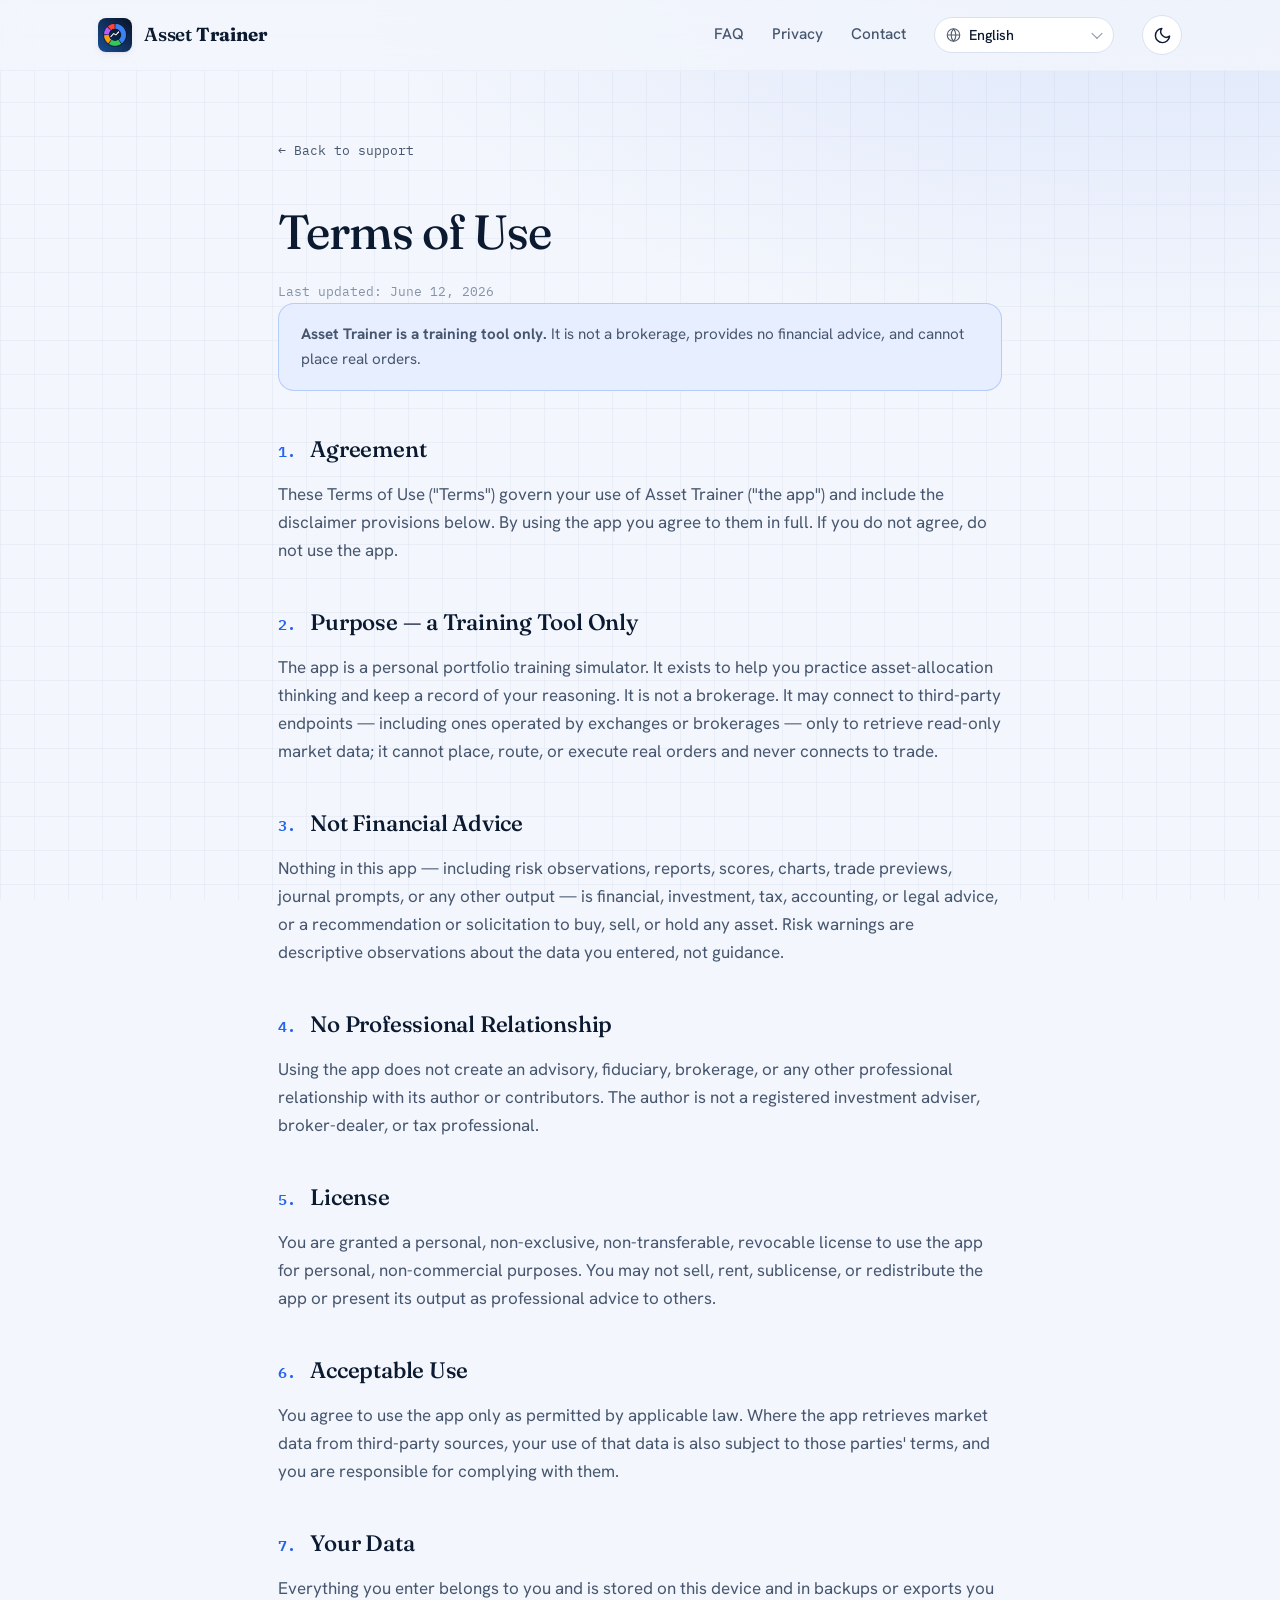
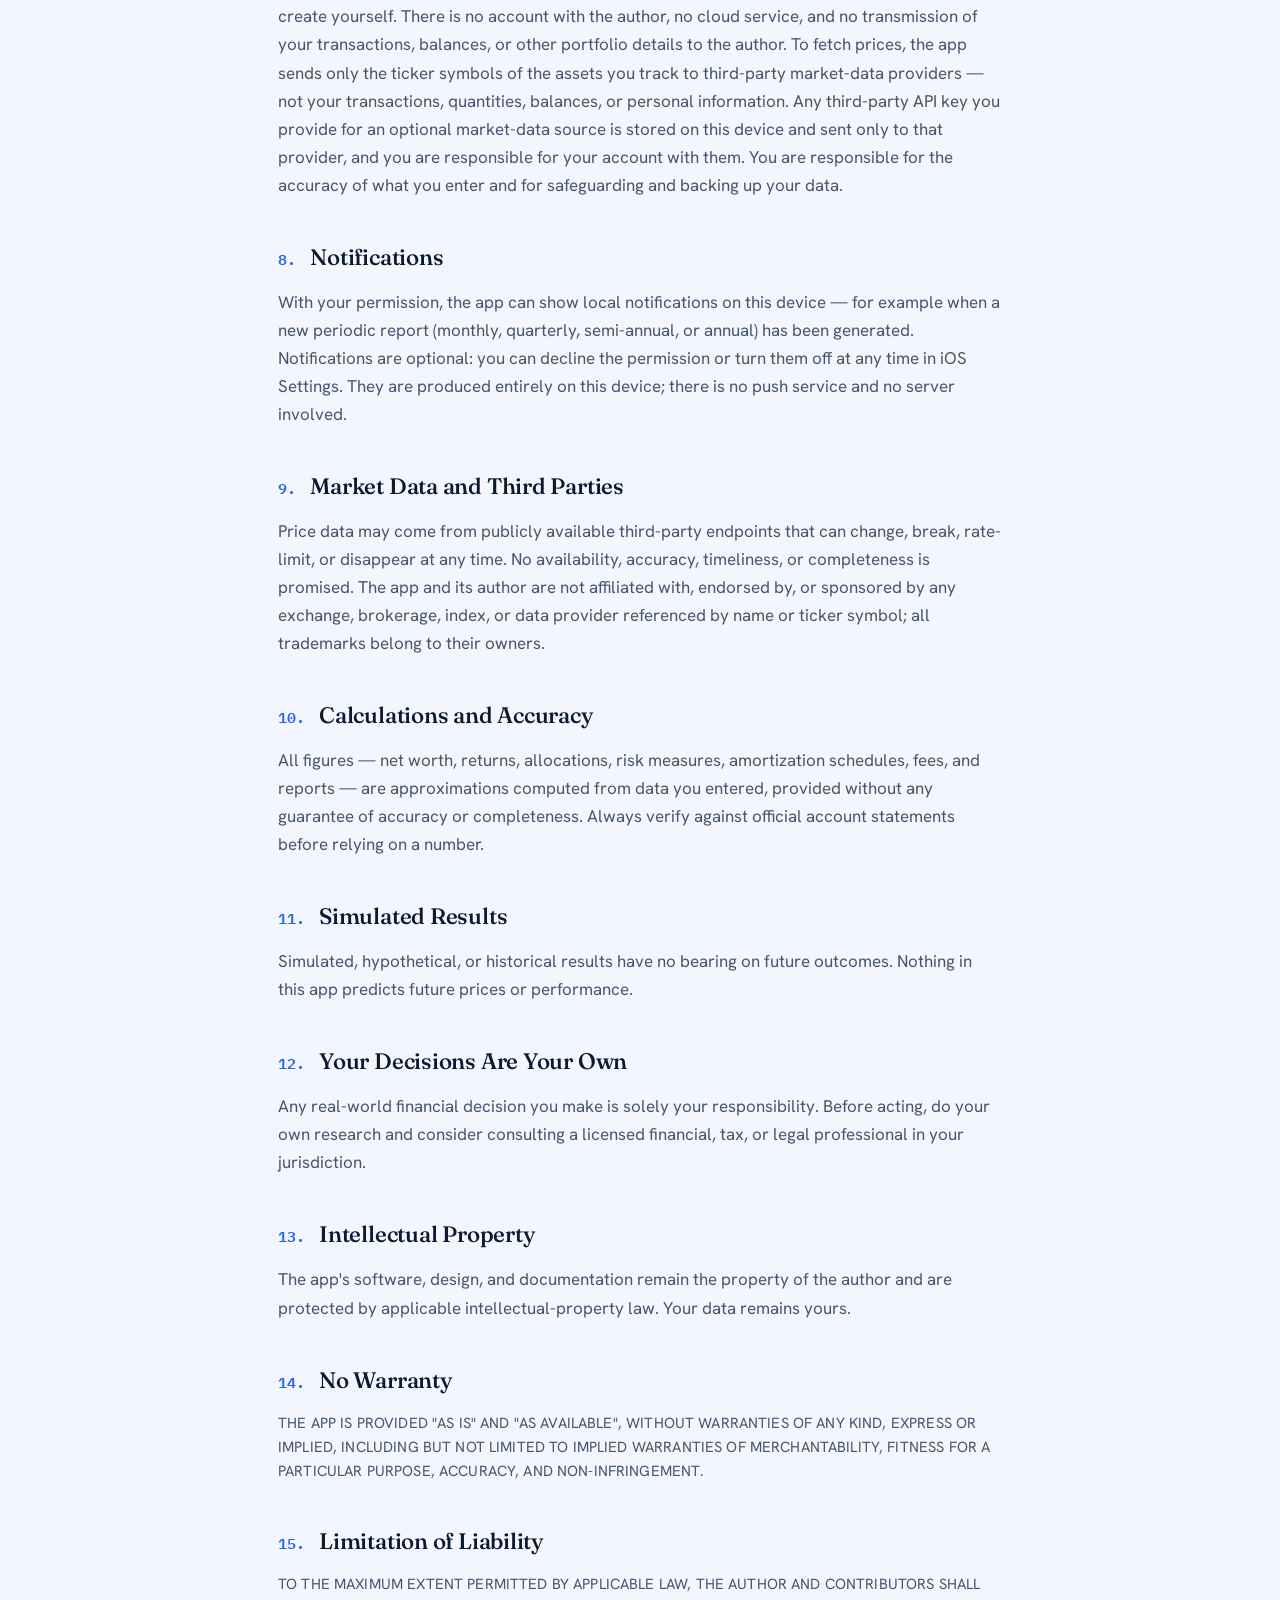
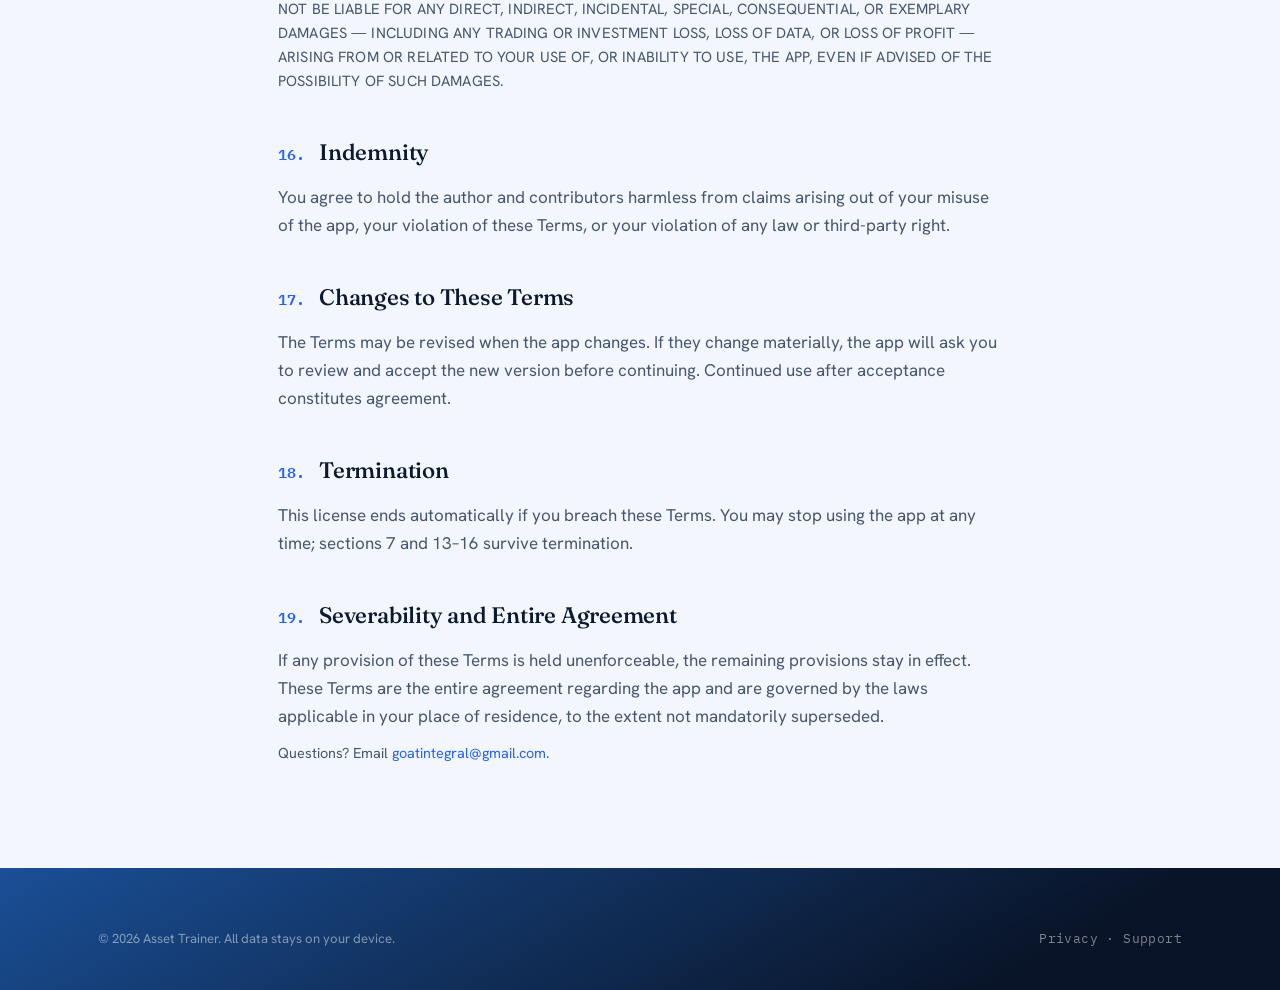
<file: terms.html>
<!DOCTYPE html>
<html lang="en" dir="ltr" data-theme="light">
<head>
<meta charset="UTF-8" />
<meta name="viewport" content="width=device-width, initial-scale=1.0" />
<title>Terms of Use — Asset Trainer</title>
<meta name="description" content="Terms of Use — Asset Trainer, a local-only iOS portfolio training simulator." />
<meta name="color-scheme" content="light dark" />
<link rel="icon" type="image/png" href="icon-256.png" />
<link rel="apple-touch-icon" href="apple-touch-icon.png" />
<link rel="preconnect" href="https://fonts.googleapis.com" />
<link rel="preconnect" href="https://fonts.gstatic.com" crossorigin />
<link href="https://fonts.googleapis.com/css2?family=Fraunces:ital,opsz,wght@0,9..144,400..600;1,9..144,400..560&family=Hanken+Grotesk:wght@400;500;600;700&family=IBM+Plex+Mono:wght@400;500;600&display=swap" rel="stylesheet" />
<link rel="stylesheet" href="styles.css" />
</head>
<body>

<header class="site-header">
  <div class="wrap">
    <a class="brand" href="index.html" aria-label="Asset Trainer">
      <img class="brand-mark" src="icon-256.png" width="34" height="34" alt="Asset Trainer icon" />
      <span class="name"><b>Asset</b> Trainer</span>
    </a>
    <nav class="nav" aria-label="Primary">
      <a class="navlink" href="index.html#faq">FAQ</a>
      <a class="navlink" href="privacy.html">Privacy</a>
      <a class="navlink" href="index.html#contact">Contact</a>
      <span class="lang">
        <select class="lang-select" aria-label="Language" onchange="if(this.value){try{localStorage.setItem('at-lang',this.options[this.selectedIndex].dataset.loc||'')}catch(e){};location.href=this.value}">
        <option value="terms.html" data-loc="en" selected>English</option>
        <option value="terms.es.html" data-loc="es">Español</option>
        <option value="terms.zh-Hans.html" data-loc="zh-Hans">简体中文</option>
        <option value="terms.zh-Hant.html" data-loc="zh-Hant">繁體中文（台灣）</option>
        <option value="terms.zh-Hant-HK.html" data-loc="zh-Hant-HK">繁體中文（香港）</option>
        <option value="terms.zh-Hant-MO.html" data-loc="zh-Hant-MO">繁體中文（澳門）</option>
        </select>
      </span>
      <button class="theme-toggle" id="themeToggle" type="button" aria-label="Toggle dark mode">
        <svg class="moon" viewBox="0 0 24 24" fill="none" stroke="currentColor" stroke-width="1.8" stroke-linecap="round" stroke-linejoin="round"><path d="M21 12.79A9 9 0 1 1 11.21 3 7 7 0 0 0 21 12.79z"/></svg>
        <svg class="sun" viewBox="0 0 24 24" fill="none" stroke="currentColor" stroke-width="1.8" stroke-linecap="round" stroke-linejoin="round"><circle cx="12" cy="12" r="4.2"/><path d="M12 2v2M12 20v2M4.93 4.93l1.41 1.41M17.66 17.66l1.41 1.41M2 12h2M20 12h2M4.93 19.07l1.41-1.41M17.66 6.34l1.41-1.41"/></svg>
      </button>
    </nav>
  </div>
</header>

<main class="legal">
  <div class="wrap">
    <a class="legal-back" href="index.html">← Back to support</a>
    <h1>Terms of Use</h1>
    <div class="updated">Last updated: June 12, 2026</div>

    <div class="legal-note"><strong>Asset Trainer is a training tool only.</strong> It is not a brokerage, provides no financial advice, and cannot place real orders.</div>

    <div class="doc">
      <h2><span class="num">1.</span> Agreement</h2>
      <p>These Terms of Use (&quot;Terms&quot;) govern your use of Asset Trainer (&quot;the app&quot;) and include the disclaimer provisions below. By using the app you agree to them in full. If you do not agree, do not use the app.</p>

      <h2><span class="num">2.</span> Purpose — a Training Tool Only</h2>
      <p>The app is a personal portfolio training simulator. It exists to help you practice asset-allocation thinking and keep a record of your reasoning. It is not a brokerage. It may connect to third-party endpoints — including ones operated by exchanges or brokerages — only to retrieve read-only market data; it cannot place, route, or execute real orders and never connects to trade.</p>

      <h2><span class="num">3.</span> Not Financial Advice</h2>
      <p>Nothing in this app — including risk observations, reports, scores, charts, trade previews, journal prompts, or any other output — is financial, investment, tax, accounting, or legal advice, or a recommendation or solicitation to buy, sell, or hold any asset. Risk warnings are descriptive observations about the data you entered, not guidance.</p>

      <h2><span class="num">4.</span> No Professional Relationship</h2>
      <p>Using the app does not create an advisory, fiduciary, brokerage, or any other professional relationship with its author or contributors. The author is not a registered investment adviser, broker-dealer, or tax professional.</p>

      <h2><span class="num">5.</span> License</h2>
      <p>You are granted a personal, non-exclusive, non-transferable, revocable license to use the app for personal, non-commercial purposes. You may not sell, rent, sublicense, or redistribute the app or present its output as professional advice to others.</p>

      <h2><span class="num">6.</span> Acceptable Use</h2>
      <p>You agree to use the app only as permitted by applicable law. Where the app retrieves market data from third-party sources, your use of that data is also subject to those parties&#x27; terms, and you are responsible for complying with them.</p>

      <h2><span class="num">7.</span> Your Data</h2>
      <p>Everything you enter belongs to you and is stored on this device and in backups or exports you create yourself. There is no account with the author, no cloud service, and no transmission of your transactions, balances, or other portfolio details to the author. To fetch prices, the app sends only the ticker symbols of the assets you track to third-party market-data providers — not your transactions, quantities, balances, or personal information. Any third-party API key you provide for an optional market-data source is stored on this device and sent only to that provider, and you are responsible for your account with them. You are responsible for the accuracy of what you enter and for safeguarding and backing up your data.</p>

      <h2><span class="num">8.</span> Notifications</h2>
      <p>With your permission, the app can show local notifications on this device — for example when a new periodic report (monthly, quarterly, semi-annual, or annual) has been generated. Notifications are optional: you can decline the permission or turn them off at any time in iOS Settings. They are produced entirely on this device; there is no push service and no server involved.</p>

      <h2><span class="num">9.</span> Market Data and Third Parties</h2>
      <p>Price data may come from publicly available third-party endpoints that can change, break, rate-limit, or disappear at any time. No availability, accuracy, timeliness, or completeness is promised. The app and its author are not affiliated with, endorsed by, or sponsored by any exchange, brokerage, index, or data provider referenced by name or ticker symbol; all trademarks belong to their owners.</p>

      <h2><span class="num">10.</span> Calculations and Accuracy</h2>
      <p>All figures — net worth, returns, allocations, risk measures, amortization schedules, fees, and reports — are approximations computed from data you entered, provided without any guarantee of accuracy or completeness. Always verify against official account statements before relying on a number.</p>

      <h2><span class="num">11.</span> Simulated Results</h2>
      <p>Simulated, hypothetical, or historical results have no bearing on future outcomes. Nothing in this app predicts future prices or performance.</p>

      <h2><span class="num">12.</span> Your Decisions Are Your Own</h2>
      <p>Any real-world financial decision you make is solely your responsibility. Before acting, do your own research and consider consulting a licensed financial, tax, or legal professional in your jurisdiction.</p>

      <h2><span class="num">13.</span> Intellectual Property</h2>
      <p>The app&#x27;s software, design, and documentation remain the property of the author and are protected by applicable intellectual-property law. Your data remains yours.</p>

      <h2><span class="num">14.</span> No Warranty</h2>
      <p class="caps">THE APP IS PROVIDED &quot;AS IS&quot; AND &quot;AS AVAILABLE&quot;, WITHOUT WARRANTIES OF ANY KIND, EXPRESS OR IMPLIED, INCLUDING BUT NOT LIMITED TO IMPLIED WARRANTIES OF MERCHANTABILITY, FITNESS FOR A PARTICULAR PURPOSE, ACCURACY, AND NON-INFRINGEMENT.</p>

      <h2><span class="num">15.</span> Limitation of Liability</h2>
      <p class="caps">TO THE MAXIMUM EXTENT PERMITTED BY APPLICABLE LAW, THE AUTHOR AND CONTRIBUTORS SHALL NOT BE LIABLE FOR ANY DIRECT, INDIRECT, INCIDENTAL, SPECIAL, CONSEQUENTIAL, OR EXEMPLARY DAMAGES — INCLUDING ANY TRADING OR INVESTMENT LOSS, LOSS OF DATA, OR LOSS OF PROFIT — ARISING FROM OR RELATED TO YOUR USE OF, OR INABILITY TO USE, THE APP, EVEN IF ADVISED OF THE POSSIBILITY OF SUCH DAMAGES.</p>

      <h2><span class="num">16.</span> Indemnity</h2>
      <p>You agree to hold the author and contributors harmless from claims arising out of your misuse of the app, your violation of these Terms, or your violation of any law or third-party right.</p>

      <h2><span class="num">17.</span> Changes to These Terms</h2>
      <p>The Terms may be revised when the app changes. If they change materially, the app will ask you to review and accept the new version before continuing. Continued use after acceptance constitutes agreement.</p>

      <h2><span class="num">18.</span> Termination</h2>
      <p>This license ends automatically if you breach these Terms. You may stop using the app at any time; sections 7 and 13–16 survive termination.</p>

      <h2><span class="num">19.</span> Severability and Entire Agreement</h2>
      <p>If any provision of these Terms is held unenforceable, the remaining provisions stay in effect. These Terms are the entire agreement regarding the app and are governed by the laws applicable in your place of residence, to the extent not mandatorily superseded.</p>

      <p class="legal-langs">Questions? Email <a href="mailto:goatintegral@gmail.com?subject=Asset%20Trainer%20Terms">goatintegral@gmail.com</a>.</p>
    </div>
  </div>
</main>

<footer class="site-footer">
  <div class="wrap">
    <div class="footer-bottom" style="border:0;margin:0;padding:0;">
      <span>© <span id="year">2026</span> Asset Trainer. All data stays on your device.</span>
      <span class="footer-langs"><a href="privacy.html" style="color:inherit">Privacy</a> · <a href="index.html#contact" style="color:inherit">Support</a></span>
    </div>
  </div>
</footer>

<script src="script.js"></script>
</body>
</html>
</file>
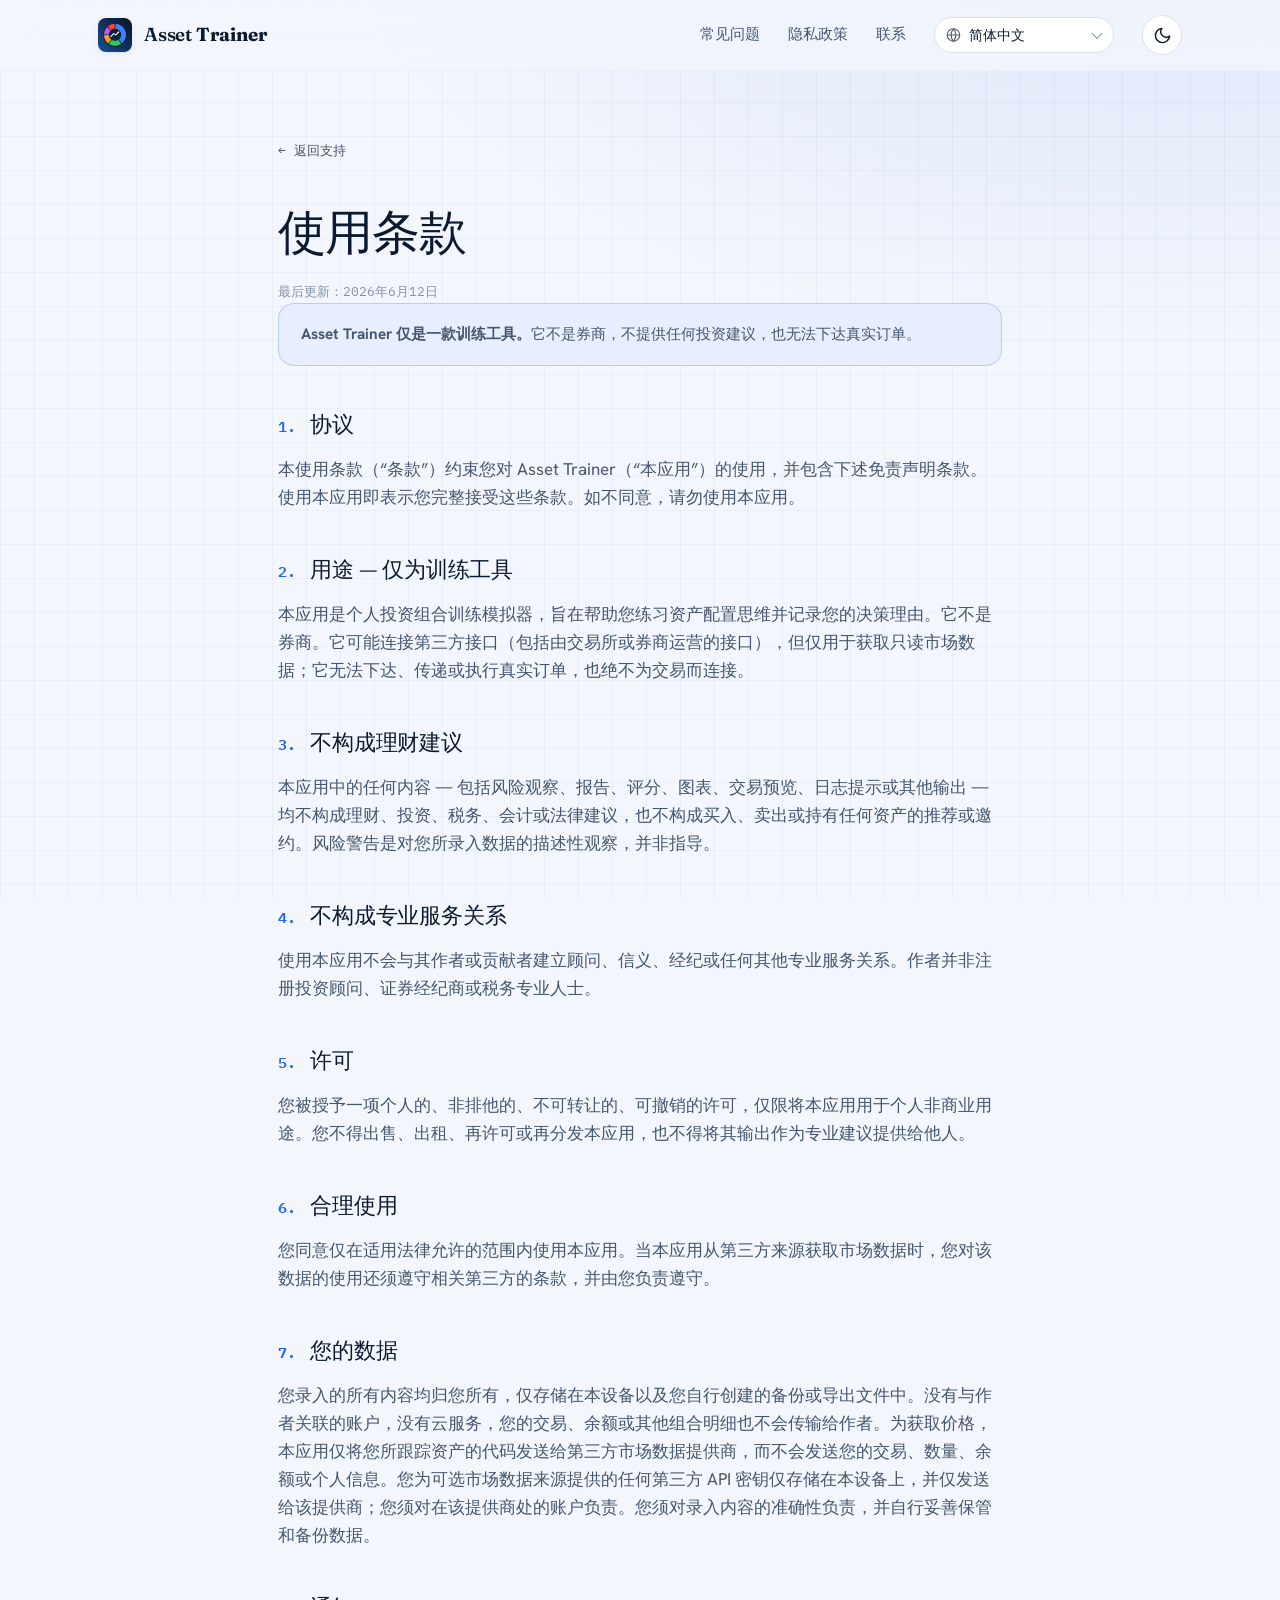
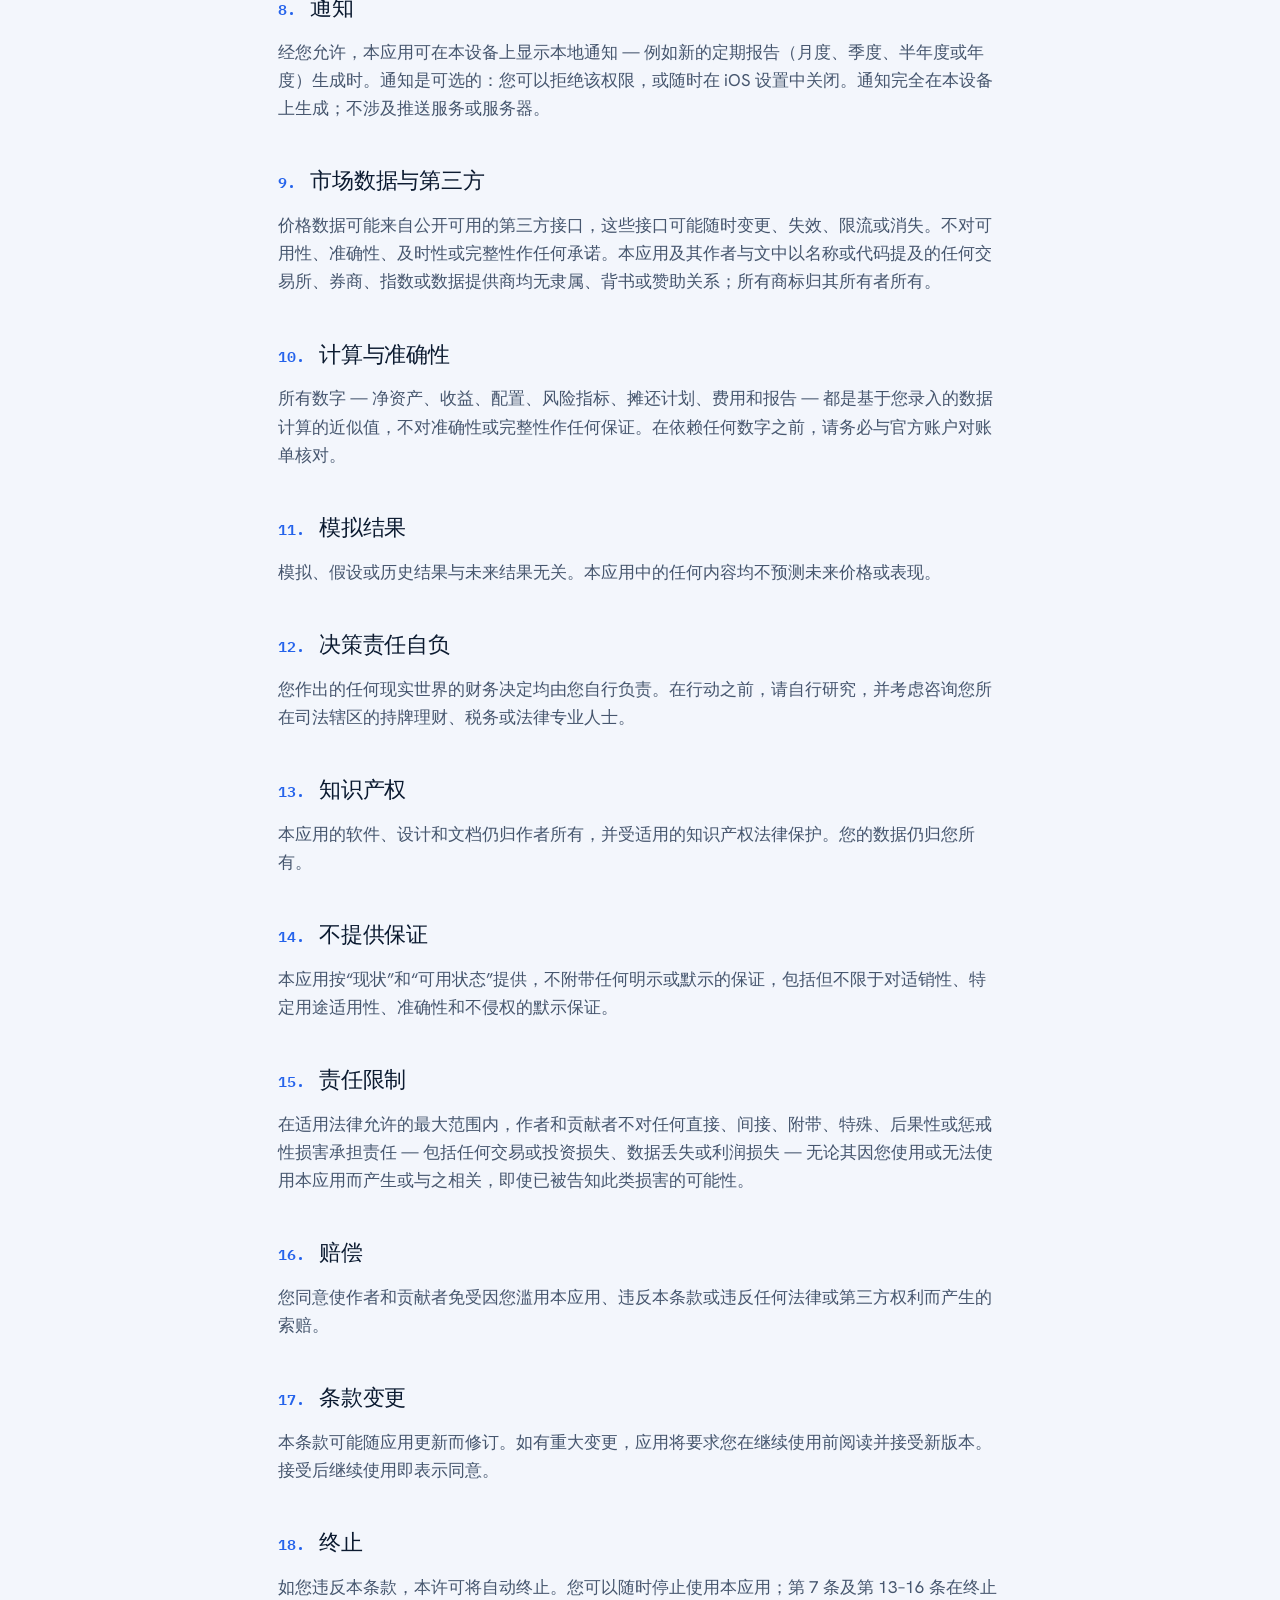
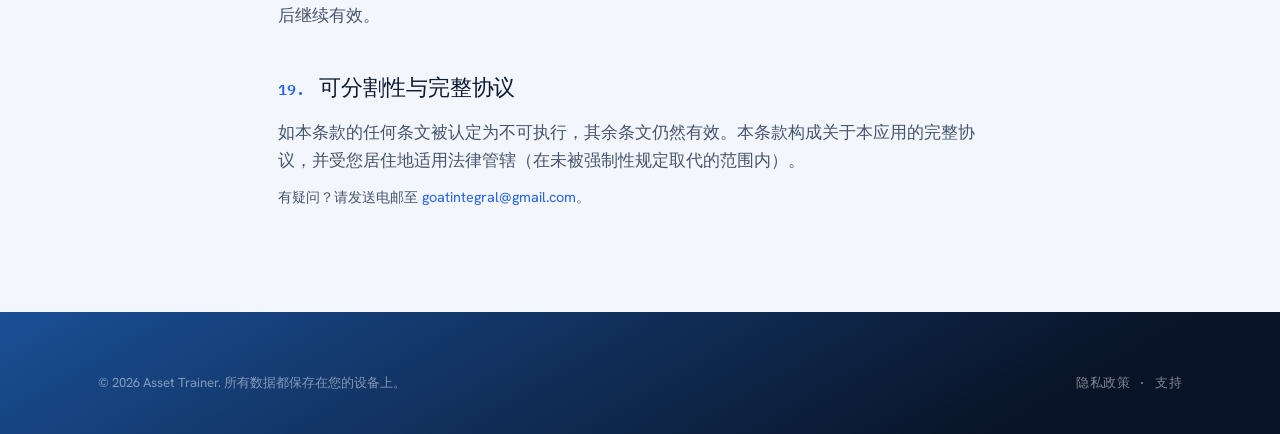
<file: terms.zh-Hans.html>
<!DOCTYPE html>
<html lang="zh-Hans" dir="ltr" data-theme="light">
<head>
<meta charset="UTF-8" />
<meta name="viewport" content="width=device-width, initial-scale=1.0" />
<title>使用条款 — Asset Trainer</title>
<meta name="description" content="使用条款 — Asset Trainer, a local-only iOS portfolio training simulator." />
<meta name="color-scheme" content="light dark" />
<link rel="icon" type="image/png" href="icon-256.png" />
<link rel="apple-touch-icon" href="apple-touch-icon.png" />
<link rel="preconnect" href="https://fonts.googleapis.com" />
<link rel="preconnect" href="https://fonts.gstatic.com" crossorigin />
<link href="https://fonts.googleapis.com/css2?family=Fraunces:ital,opsz,wght@0,9..144,400..600;1,9..144,400..560&family=Hanken+Grotesk:wght@400;500;600;700&family=IBM+Plex+Mono:wght@400;500;600&display=swap" rel="stylesheet" />
<link rel="stylesheet" href="styles.css" />
</head>
<body>

<header class="site-header">
  <div class="wrap">
    <a class="brand" href="index.html" aria-label="Asset Trainer">
      <img class="brand-mark" src="icon-256.png" width="34" height="34" alt="Asset Trainer icon" />
      <span class="name"><b>Asset</b> Trainer</span>
    </a>
    <nav class="nav" aria-label="Primary">
      <a class="navlink" href="index.html#faq">常见问题</a>
      <a class="navlink" href="privacy.zh-Hans.html">隐私政策</a>
      <a class="navlink" href="index.html#contact">联系</a>
      <span class="lang">
        <select class="lang-select" aria-label="Language" onchange="if(this.value){try{localStorage.setItem('at-lang',this.options[this.selectedIndex].dataset.loc||'')}catch(e){};location.href=this.value}">
        <option value="terms.html" data-loc="en">English</option>
        <option value="terms.es.html" data-loc="es">Español</option>
        <option value="terms.zh-Hans.html" data-loc="zh-Hans" selected>简体中文</option>
        <option value="terms.zh-Hant.html" data-loc="zh-Hant">繁體中文（台灣）</option>
        <option value="terms.zh-Hant-HK.html" data-loc="zh-Hant-HK">繁體中文（香港）</option>
        <option value="terms.zh-Hant-MO.html" data-loc="zh-Hant-MO">繁體中文（澳門）</option>
        </select>
      </span>
      <button class="theme-toggle" id="themeToggle" type="button" aria-label="Toggle dark mode">
        <svg class="moon" viewBox="0 0 24 24" fill="none" stroke="currentColor" stroke-width="1.8" stroke-linecap="round" stroke-linejoin="round"><path d="M21 12.79A9 9 0 1 1 11.21 3 7 7 0 0 0 21 12.79z"/></svg>
        <svg class="sun" viewBox="0 0 24 24" fill="none" stroke="currentColor" stroke-width="1.8" stroke-linecap="round" stroke-linejoin="round"><circle cx="12" cy="12" r="4.2"/><path d="M12 2v2M12 20v2M4.93 4.93l1.41 1.41M17.66 17.66l1.41 1.41M2 12h2M20 12h2M4.93 19.07l1.41-1.41M17.66 6.34l1.41-1.41"/></svg>
      </button>
    </nav>
  </div>
</header>

<main class="legal">
  <div class="wrap">
    <a class="legal-back" href="index.html">← 返回支持</a>
    <h1>使用条款</h1>
    <div class="updated">最后更新：2026年6月12日</div>

    <div class="legal-note"><strong>Asset Trainer 仅是一款训练工具。</strong>它不是券商，不提供任何投资建议，也无法下达真实订单。</div>

    <div class="doc">
      <h2><span class="num">1.</span> 协议</h2>
      <p>本使用条款（“条款”）约束您对 Asset Trainer（“本应用”）的使用，并包含下述免责声明条款。使用本应用即表示您完整接受这些条款。如不同意，请勿使用本应用。</p>

      <h2><span class="num">2.</span> 用途 — 仅为训练工具</h2>
      <p>本应用是个人投资组合训练模拟器，旨在帮助您练习资产配置思维并记录您的决策理由。它不是券商。它可能连接第三方接口（包括由交易所或券商运营的接口），但仅用于获取只读市场数据；它无法下达、传递或执行真实订单，也绝不为交易而连接。</p>

      <h2><span class="num">3.</span> 不构成理财建议</h2>
      <p>本应用中的任何内容 — 包括风险观察、报告、评分、图表、交易预览、日志提示或其他输出 — 均不构成理财、投资、税务、会计或法律建议，也不构成买入、卖出或持有任何资产的推荐或邀约。风险警告是对您所录入数据的描述性观察，并非指导。</p>

      <h2><span class="num">4.</span> 不构成专业服务关系</h2>
      <p>使用本应用不会与其作者或贡献者建立顾问、信义、经纪或任何其他专业服务关系。作者并非注册投资顾问、证券经纪商或税务专业人士。</p>

      <h2><span class="num">5.</span> 许可</h2>
      <p>您被授予一项个人的、非排他的、不可转让的、可撤销的许可，仅限将本应用用于个人非商业用途。您不得出售、出租、再许可或再分发本应用，也不得将其输出作为专业建议提供给他人。</p>

      <h2><span class="num">6.</span> 合理使用</h2>
      <p>您同意仅在适用法律允许的范围内使用本应用。当本应用从第三方来源获取市场数据时，您对该数据的使用还须遵守相关第三方的条款，并由您负责遵守。</p>

      <h2><span class="num">7.</span> 您的数据</h2>
      <p>您录入的所有内容均归您所有，仅存储在本设备以及您自行创建的备份或导出文件中。没有与作者关联的账户，没有云服务，您的交易、余额或其他组合明细也不会传输给作者。为获取价格，本应用仅将您所跟踪资产的代码发送给第三方市场数据提供商，而不会发送您的交易、数量、余额或个人信息。您为可选市场数据来源提供的任何第三方 API 密钥仅存储在本设备上，并仅发送给该提供商；您须对在该提供商处的账户负责。您须对录入内容的准确性负责，并自行妥善保管和备份数据。</p>

      <h2><span class="num">8.</span> 通知</h2>
      <p>经您允许，本应用可在本设备上显示本地通知 — 例如新的定期报告（月度、季度、半年度或年度）生成时。通知是可选的：您可以拒绝该权限，或随时在 iOS 设置中关闭。通知完全在本设备上生成；不涉及推送服务或服务器。</p>

      <h2><span class="num">9.</span> 市场数据与第三方</h2>
      <p>价格数据可能来自公开可用的第三方接口，这些接口可能随时变更、失效、限流或消失。不对可用性、准确性、及时性或完整性作任何承诺。本应用及其作者与文中以名称或代码提及的任何交易所、券商、指数或数据提供商均无隶属、背书或赞助关系；所有商标归其所有者所有。</p>

      <h2><span class="num">10.</span> 计算与准确性</h2>
      <p>所有数字 — 净资产、收益、配置、风险指标、摊还计划、费用和报告 — 都是基于您录入的数据计算的近似值，不对准确性或完整性作任何保证。在依赖任何数字之前，请务必与官方账户对账单核对。</p>

      <h2><span class="num">11.</span> 模拟结果</h2>
      <p>模拟、假设或历史结果与未来结果无关。本应用中的任何内容均不预测未来价格或表现。</p>

      <h2><span class="num">12.</span> 决策责任自负</h2>
      <p>您作出的任何现实世界的财务决定均由您自行负责。在行动之前，请自行研究，并考虑咨询您所在司法辖区的持牌理财、税务或法律专业人士。</p>

      <h2><span class="num">13.</span> 知识产权</h2>
      <p>本应用的软件、设计和文档仍归作者所有，并受适用的知识产权法律保护。您的数据仍归您所有。</p>

      <h2><span class="num">14.</span> 不提供保证</h2>
      <p>本应用按“现状”和“可用状态”提供，不附带任何明示或默示的保证，包括但不限于对适销性、特定用途适用性、准确性和不侵权的默示保证。</p>

      <h2><span class="num">15.</span> 责任限制</h2>
      <p>在适用法律允许的最大范围内，作者和贡献者不对任何直接、间接、附带、特殊、后果性或惩戒性损害承担责任 — 包括任何交易或投资损失、数据丢失或利润损失 — 无论其因您使用或无法使用本应用而产生或与之相关，即使已被告知此类损害的可能性。</p>

      <h2><span class="num">16.</span> 赔偿</h2>
      <p>您同意使作者和贡献者免受因您滥用本应用、违反本条款或违反任何法律或第三方权利而产生的索赔。</p>

      <h2><span class="num">17.</span> 条款变更</h2>
      <p>本条款可能随应用更新而修订。如有重大变更，应用将要求您在继续使用前阅读并接受新版本。接受后继续使用即表示同意。</p>

      <h2><span class="num">18.</span> 终止</h2>
      <p>如您违反本条款，本许可将自动终止。您可以随时停止使用本应用；第 7 条及第 13–16 条在终止后继续有效。</p>

      <h2><span class="num">19.</span> 可分割性与完整协议</h2>
      <p>如本条款的任何条文被认定为不可执行，其余条文仍然有效。本条款构成关于本应用的完整协议，并受您居住地适用法律管辖（在未被强制性规定取代的范围内）。</p>

      <p class="legal-langs">有疑问？请发送电邮至 <a href="mailto:goatintegral@gmail.com?subject=Asset%20Trainer%20Terms">goatintegral@gmail.com</a>。</p>
    </div>
  </div>
</main>

<footer class="site-footer">
  <div class="wrap">
    <div class="footer-bottom" style="border:0;margin:0;padding:0;">
      <span>© <span id="year">2026</span> Asset Trainer. 所有数据都保存在您的设备上。</span>
      <span class="footer-langs"><a href="privacy.zh-Hans.html" style="color:inherit">隐私政策</a> · <a href="index.html#contact" style="color:inherit">支持</a></span>
    </div>
  </div>
</footer>

<script src="script.js"></script>
</body>
</html>
</file>
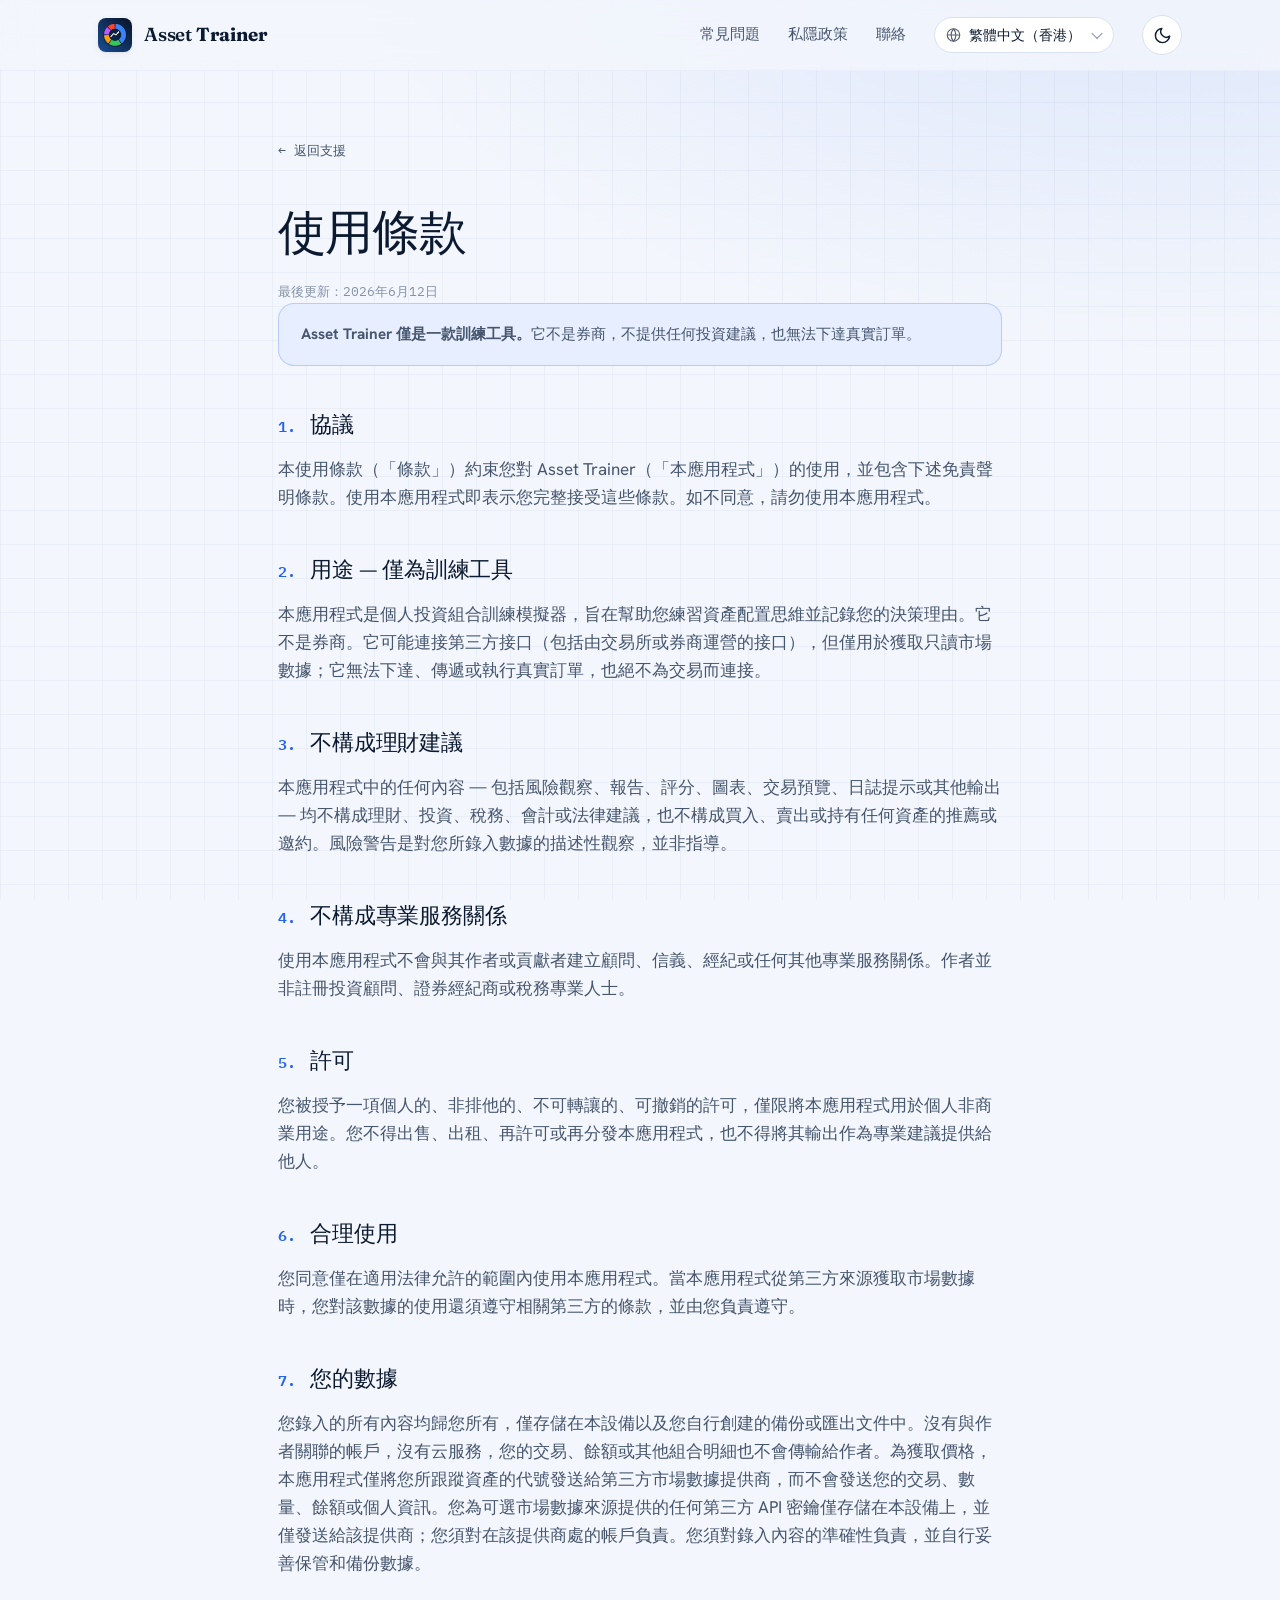
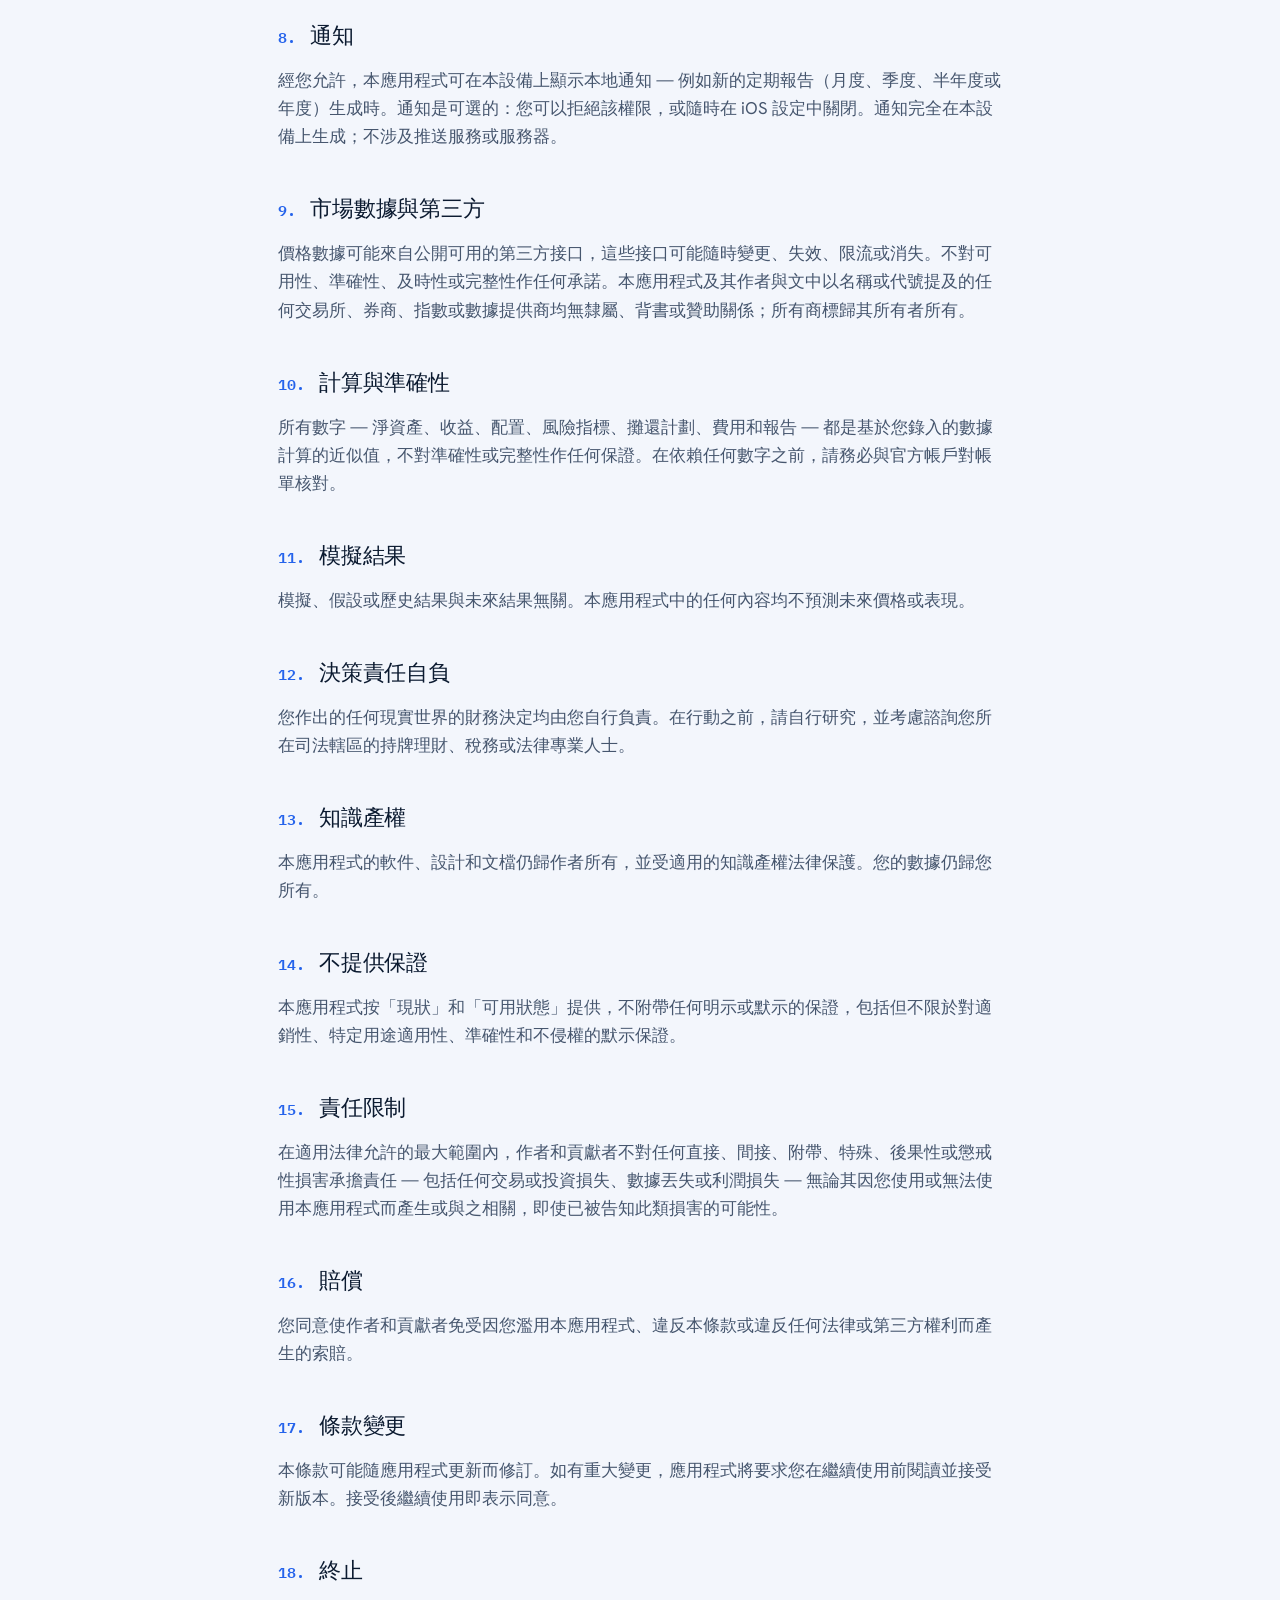
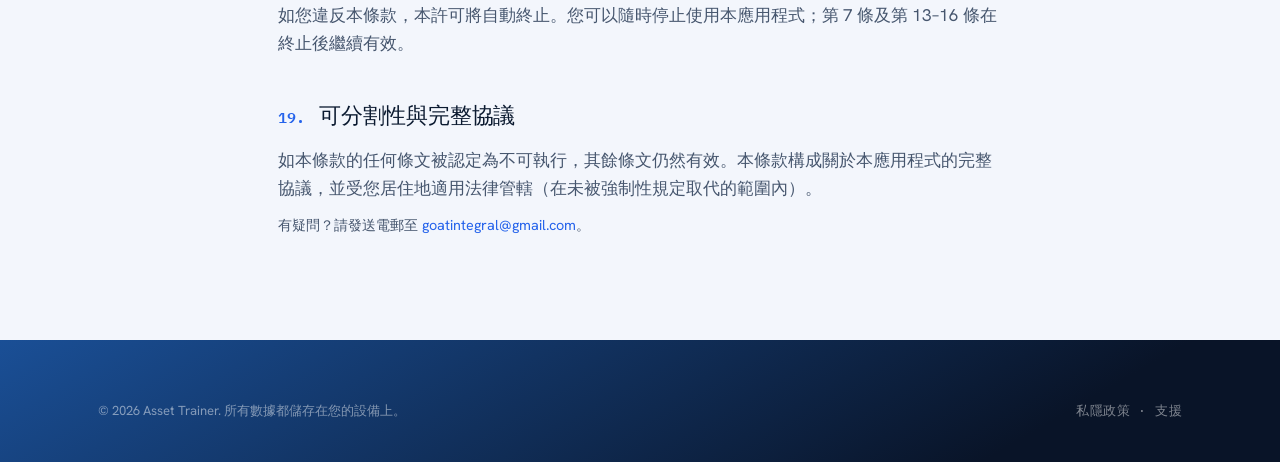
<file: terms.zh-Hant-HK.html>
<!DOCTYPE html>
<html lang="zh-Hant-HK" dir="ltr" data-theme="light">
<head>
<meta charset="UTF-8" />
<meta name="viewport" content="width=device-width, initial-scale=1.0" />
<title>使用條款 — Asset Trainer</title>
<meta name="description" content="使用條款 — Asset Trainer, a local-only iOS portfolio training simulator." />
<meta name="color-scheme" content="light dark" />
<link rel="icon" type="image/png" href="icon-256.png" />
<link rel="apple-touch-icon" href="apple-touch-icon.png" />
<link rel="preconnect" href="https://fonts.googleapis.com" />
<link rel="preconnect" href="https://fonts.gstatic.com" crossorigin />
<link href="https://fonts.googleapis.com/css2?family=Fraunces:ital,opsz,wght@0,9..144,400..600;1,9..144,400..560&family=Hanken+Grotesk:wght@400;500;600;700&family=IBM+Plex+Mono:wght@400;500;600&display=swap" rel="stylesheet" />
<link rel="stylesheet" href="styles.css" />
</head>
<body>

<header class="site-header">
  <div class="wrap">
    <a class="brand" href="index.html" aria-label="Asset Trainer">
      <img class="brand-mark" src="icon-256.png" width="34" height="34" alt="Asset Trainer icon" />
      <span class="name"><b>Asset</b> Trainer</span>
    </a>
    <nav class="nav" aria-label="Primary">
      <a class="navlink" href="index.html#faq">常見問題</a>
      <a class="navlink" href="privacy.zh-Hant-HK.html">私隱政策</a>
      <a class="navlink" href="index.html#contact">聯絡</a>
      <span class="lang">
        <select class="lang-select" aria-label="Language" onchange="if(this.value){try{localStorage.setItem('at-lang',this.options[this.selectedIndex].dataset.loc||'')}catch(e){};location.href=this.value}">
        <option value="terms.html" data-loc="en">English</option>
        <option value="terms.es.html" data-loc="es">Español</option>
        <option value="terms.zh-Hans.html" data-loc="zh-Hans">简体中文</option>
        <option value="terms.zh-Hant.html" data-loc="zh-Hant">繁體中文（台灣）</option>
        <option value="terms.zh-Hant-HK.html" data-loc="zh-Hant-HK" selected>繁體中文（香港）</option>
        <option value="terms.zh-Hant-MO.html" data-loc="zh-Hant-MO">繁體中文（澳門）</option>
        </select>
      </span>
      <button class="theme-toggle" id="themeToggle" type="button" aria-label="Toggle dark mode">
        <svg class="moon" viewBox="0 0 24 24" fill="none" stroke="currentColor" stroke-width="1.8" stroke-linecap="round" stroke-linejoin="round"><path d="M21 12.79A9 9 0 1 1 11.21 3 7 7 0 0 0 21 12.79z"/></svg>
        <svg class="sun" viewBox="0 0 24 24" fill="none" stroke="currentColor" stroke-width="1.8" stroke-linecap="round" stroke-linejoin="round"><circle cx="12" cy="12" r="4.2"/><path d="M12 2v2M12 20v2M4.93 4.93l1.41 1.41M17.66 17.66l1.41 1.41M2 12h2M20 12h2M4.93 19.07l1.41-1.41M17.66 6.34l1.41-1.41"/></svg>
      </button>
    </nav>
  </div>
</header>

<main class="legal">
  <div class="wrap">
    <a class="legal-back" href="index.html">← 返回支援</a>
    <h1>使用條款</h1>
    <div class="updated">最後更新：2026年6月12日</div>

    <div class="legal-note"><strong>Asset Trainer 僅是一款訓練工具。</strong>它不是券商，不提供任何投資建議，也無法下達真實訂單。</div>

    <div class="doc">
      <h2><span class="num">1.</span> 協議</h2>
      <p>本使用條款（「條款」）約束您對 Asset Trainer（「本應用程式」）的使用，並包含下述免責聲明條款。使用本應用程式即表示您完整接受這些條款。如不同意，請勿使用本應用程式。</p>

      <h2><span class="num">2.</span> 用途 — 僅為訓練工具</h2>
      <p>本應用程式是個人投資組合訓練模擬器，旨在幫助您練習資產配置思維並記錄您的決策理由。它不是券商。它可能連接第三方接口（包括由交易所或券商運營的接口），但僅用於獲取只讀市場數據；它無法下達、傳遞或執行真實訂單，也絕不為交易而連接。</p>

      <h2><span class="num">3.</span> 不構成理財建議</h2>
      <p>本應用程式中的任何內容 — 包括風險觀察、報告、評分、圖表、交易預覽、日誌提示或其他輸出 — 均不構成理財、投資、稅務、會計或法律建議，也不構成買入、賣出或持有任何資產的推薦或邀約。風險警告是對您所錄入數據的描述性觀察，並非指導。</p>

      <h2><span class="num">4.</span> 不構成專業服務關係</h2>
      <p>使用本應用程式不會與其作者或貢獻者建立顧問、信義、經紀或任何其他專業服務關係。作者並非註冊投資顧問、證券經紀商或稅務專業人士。</p>

      <h2><span class="num">5.</span> 許可</h2>
      <p>您被授予一項個人的、非排他的、不可轉讓的、可撤銷的許可，僅限將本應用程式用於個人非商業用途。您不得出售、出租、再許可或再分發本應用程式，也不得將其輸出作為專業建議提供給他人。</p>

      <h2><span class="num">6.</span> 合理使用</h2>
      <p>您同意僅在適用法律允許的範圍內使用本應用程式。當本應用程式從第三方來源獲取市場數據時，您對該數據的使用還須遵守相關第三方的條款，並由您負責遵守。</p>

      <h2><span class="num">7.</span> 您的數據</h2>
      <p>您錄入的所有內容均歸您所有，僅存儲在本設備以及您自行創建的備份或匯出文件中。沒有與作者關聯的帳戶，沒有云服務，您的交易、餘額或其他組合明細也不會傳輸給作者。為獲取價格，本應用程式僅將您所跟蹤資產的代號發送給第三方市場數據提供商，而不會發送您的交易、數量、餘額或個人資訊。您為可選市場數據來源提供的任何第三方 API 密鑰僅存儲在本設備上，並僅發送給該提供商；您須對在該提供商處的帳戶負責。您須對錄入內容的準確性負責，並自行妥善保管和備份數據。</p>

      <h2><span class="num">8.</span> 通知</h2>
      <p>經您允許，本應用程式可在本設備上顯示本地通知 — 例如新的定期報告（月度、季度、半年度或年度）生成時。通知是可選的：您可以拒絕該權限，或隨時在 iOS 設定中關閉。通知完全在本設備上生成；不涉及推送服務或服務器。</p>

      <h2><span class="num">9.</span> 市場數據與第三方</h2>
      <p>價格數據可能來自公開可用的第三方接口，這些接口可能隨時變更、失效、限流或消失。不對可用性、準確性、及時性或完整性作任何承諾。本應用程式及其作者與文中以名稱或代號提及的任何交易所、券商、指數或數據提供商均無隸屬、背書或贊助關係；所有商標歸其所有者所有。</p>

      <h2><span class="num">10.</span> 計算與準確性</h2>
      <p>所有數字 — 淨資產、收益、配置、風險指標、攤還計劃、費用和報告 — 都是基於您錄入的數據計算的近似值，不對準確性或完整性作任何保證。在依賴任何數字之前，請務必與官方帳戶對帳單核對。</p>

      <h2><span class="num">11.</span> 模擬結果</h2>
      <p>模擬、假設或歷史結果與未來結果無關。本應用程式中的任何內容均不預測未來價格或表現。</p>

      <h2><span class="num">12.</span> 決策責任自負</h2>
      <p>您作出的任何現實世界的財務決定均由您自行負責。在行動之前，請自行研究，並考慮諮詢您所在司法轄區的持牌理財、稅務或法律專業人士。</p>

      <h2><span class="num">13.</span> 知識產權</h2>
      <p>本應用程式的軟件、設計和文檔仍歸作者所有，並受適用的知識產權法律保護。您的數據仍歸您所有。</p>

      <h2><span class="num">14.</span> 不提供保證</h2>
      <p>本應用程式按「現狀」和「可用狀態」提供，不附帶任何明示或默示的保證，包括但不限於對適銷性、特定用途適用性、準確性和不侵權的默示保證。</p>

      <h2><span class="num">15.</span> 責任限制</h2>
      <p>在適用法律允許的最大範圍內，作者和貢獻者不對任何直接、間接、附帶、特殊、後果性或懲戒性損害承擔責任 — 包括任何交易或投資損失、數據丟失或利潤損失 — 無論其因您使用或無法使用本應用程式而產生或與之相關，即使已被告知此類損害的可能性。</p>

      <h2><span class="num">16.</span> 賠償</h2>
      <p>您同意使作者和貢獻者免受因您濫用本應用程式、違反本條款或違反任何法律或第三方權利而產生的索賠。</p>

      <h2><span class="num">17.</span> 條款變更</h2>
      <p>本條款可能隨應用程式更新而修訂。如有重大變更，應用程式將要求您在繼續使用前閱讀並接受新版本。接受後繼續使用即表示同意。</p>

      <h2><span class="num">18.</span> 終止</h2>
      <p>如您違反本條款，本許可將自動終止。您可以隨時停止使用本應用程式；第 7 條及第 13–16 條在終止後繼續有效。</p>

      <h2><span class="num">19.</span> 可分割性與完整協議</h2>
      <p>如本條款的任何條文被認定為不可執行，其餘條文仍然有效。本條款構成關於本應用程式的完整協議，並受您居住地適用法律管轄（在未被強制性規定取代的範圍內）。</p>

      <p class="legal-langs">有疑問？請發送電郵至 <a href="mailto:goatintegral@gmail.com?subject=Asset%20Trainer%20Terms">goatintegral@gmail.com</a>。</p>
    </div>
  </div>
</main>

<footer class="site-footer">
  <div class="wrap">
    <div class="footer-bottom" style="border:0;margin:0;padding:0;">
      <span>© <span id="year">2026</span> Asset Trainer. 所有數據都儲存在您的設備上。</span>
      <span class="footer-langs"><a href="privacy.zh-Hant-HK.html" style="color:inherit">私隱政策</a> · <a href="index.html#contact" style="color:inherit">支援</a></span>
    </div>
  </div>
</footer>

<script src="script.js"></script>
</body>
</html>
</file>
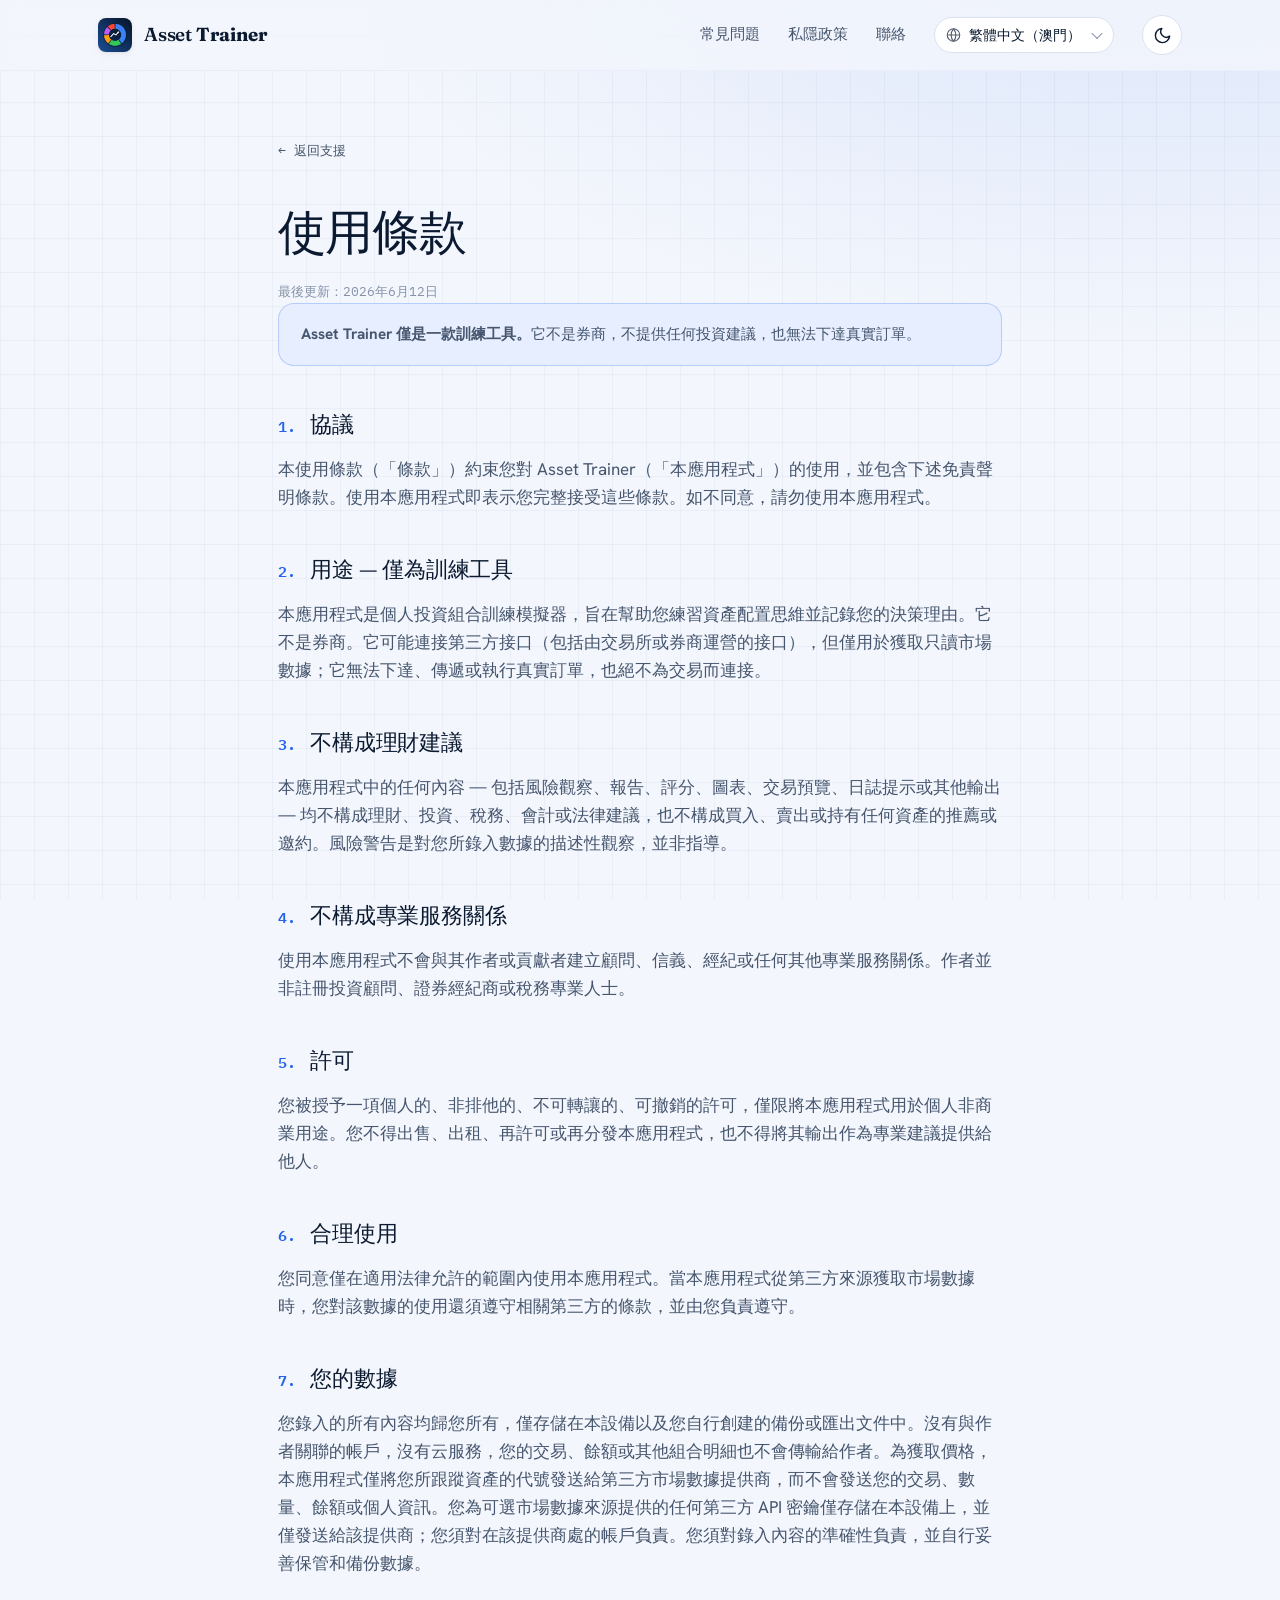
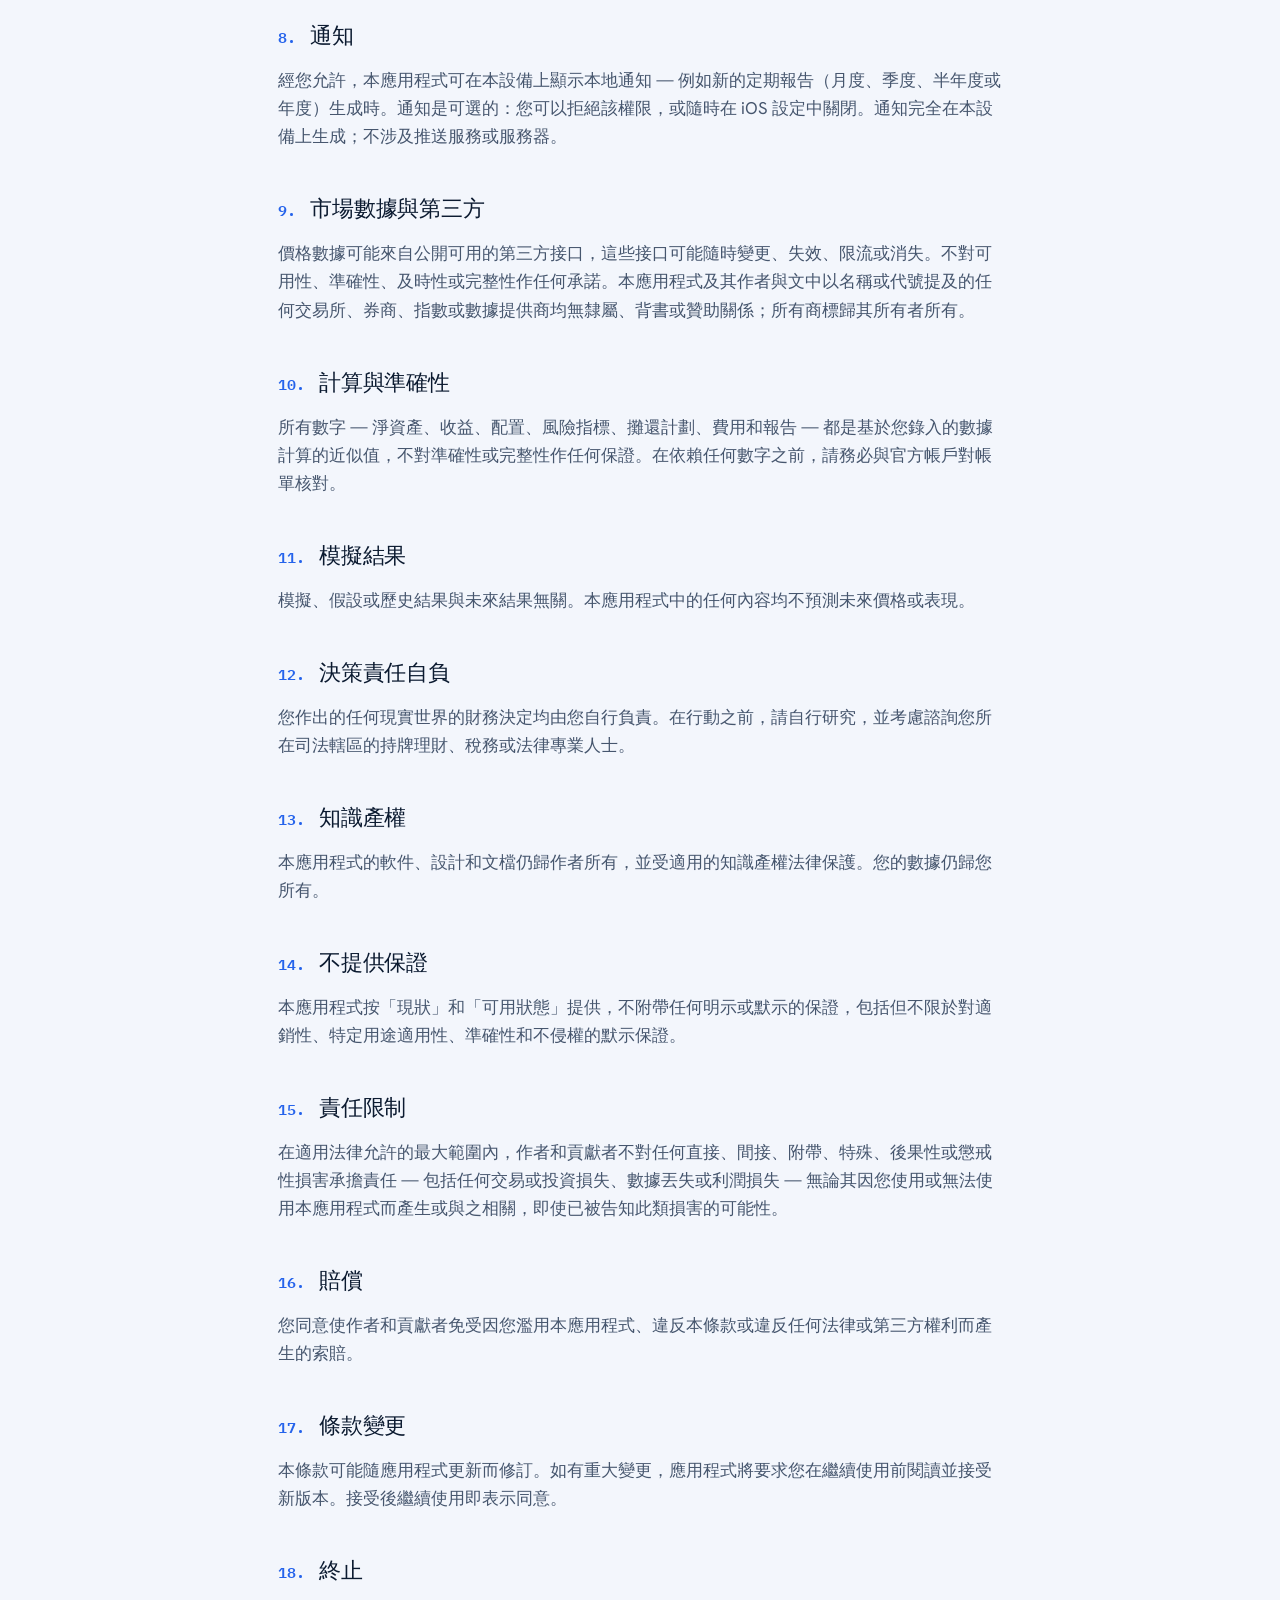
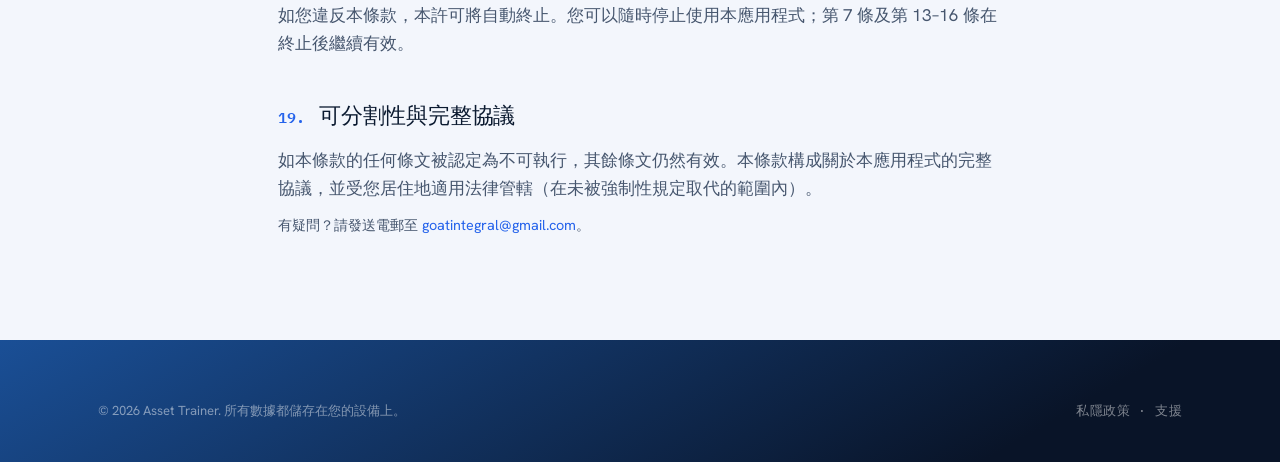
<file: terms.zh-Hant-MO.html>
<!DOCTYPE html>
<html lang="zh-Hant-MO" dir="ltr" data-theme="light">
<head>
<meta charset="UTF-8" />
<meta name="viewport" content="width=device-width, initial-scale=1.0" />
<title>使用條款 — Asset Trainer</title>
<meta name="description" content="使用條款 — Asset Trainer, a local-only iOS portfolio training simulator." />
<meta name="color-scheme" content="light dark" />
<link rel="icon" type="image/png" href="icon-256.png" />
<link rel="apple-touch-icon" href="apple-touch-icon.png" />
<link rel="preconnect" href="https://fonts.googleapis.com" />
<link rel="preconnect" href="https://fonts.gstatic.com" crossorigin />
<link href="https://fonts.googleapis.com/css2?family=Fraunces:ital,opsz,wght@0,9..144,400..600;1,9..144,400..560&family=Hanken+Grotesk:wght@400;500;600;700&family=IBM+Plex+Mono:wght@400;500;600&display=swap" rel="stylesheet" />
<link rel="stylesheet" href="styles.css" />
</head>
<body>

<header class="site-header">
  <div class="wrap">
    <a class="brand" href="index.html" aria-label="Asset Trainer">
      <img class="brand-mark" src="icon-256.png" width="34" height="34" alt="Asset Trainer icon" />
      <span class="name"><b>Asset</b> Trainer</span>
    </a>
    <nav class="nav" aria-label="Primary">
      <a class="navlink" href="index.html#faq">常見問題</a>
      <a class="navlink" href="privacy.zh-Hant-MO.html">私隱政策</a>
      <a class="navlink" href="index.html#contact">聯絡</a>
      <span class="lang">
        <select class="lang-select" aria-label="Language" onchange="if(this.value){try{localStorage.setItem('at-lang',this.options[this.selectedIndex].dataset.loc||'')}catch(e){};location.href=this.value}">
        <option value="terms.html" data-loc="en">English</option>
        <option value="terms.es.html" data-loc="es">Español</option>
        <option value="terms.zh-Hans.html" data-loc="zh-Hans">简体中文</option>
        <option value="terms.zh-Hant.html" data-loc="zh-Hant">繁體中文（台灣）</option>
        <option value="terms.zh-Hant-HK.html" data-loc="zh-Hant-HK">繁體中文（香港）</option>
        <option value="terms.zh-Hant-MO.html" data-loc="zh-Hant-MO" selected>繁體中文（澳門）</option>
        </select>
      </span>
      <button class="theme-toggle" id="themeToggle" type="button" aria-label="Toggle dark mode">
        <svg class="moon" viewBox="0 0 24 24" fill="none" stroke="currentColor" stroke-width="1.8" stroke-linecap="round" stroke-linejoin="round"><path d="M21 12.79A9 9 0 1 1 11.21 3 7 7 0 0 0 21 12.79z"/></svg>
        <svg class="sun" viewBox="0 0 24 24" fill="none" stroke="currentColor" stroke-width="1.8" stroke-linecap="round" stroke-linejoin="round"><circle cx="12" cy="12" r="4.2"/><path d="M12 2v2M12 20v2M4.93 4.93l1.41 1.41M17.66 17.66l1.41 1.41M2 12h2M20 12h2M4.93 19.07l1.41-1.41M17.66 6.34l1.41-1.41"/></svg>
      </button>
    </nav>
  </div>
</header>

<main class="legal">
  <div class="wrap">
    <a class="legal-back" href="index.html">← 返回支援</a>
    <h1>使用條款</h1>
    <div class="updated">最後更新：2026年6月12日</div>

    <div class="legal-note"><strong>Asset Trainer 僅是一款訓練工具。</strong>它不是券商，不提供任何投資建議，也無法下達真實訂單。</div>

    <div class="doc">
      <h2><span class="num">1.</span> 協議</h2>
      <p>本使用條款（「條款」）約束您對 Asset Trainer（「本應用程式」）的使用，並包含下述免責聲明條款。使用本應用程式即表示您完整接受這些條款。如不同意，請勿使用本應用程式。</p>

      <h2><span class="num">2.</span> 用途 — 僅為訓練工具</h2>
      <p>本應用程式是個人投資組合訓練模擬器，旨在幫助您練習資產配置思維並記錄您的決策理由。它不是券商。它可能連接第三方接口（包括由交易所或券商運營的接口），但僅用於獲取只讀市場數據；它無法下達、傳遞或執行真實訂單，也絕不為交易而連接。</p>

      <h2><span class="num">3.</span> 不構成理財建議</h2>
      <p>本應用程式中的任何內容 — 包括風險觀察、報告、評分、圖表、交易預覽、日誌提示或其他輸出 — 均不構成理財、投資、稅務、會計或法律建議，也不構成買入、賣出或持有任何資產的推薦或邀約。風險警告是對您所錄入數據的描述性觀察，並非指導。</p>

      <h2><span class="num">4.</span> 不構成專業服務關係</h2>
      <p>使用本應用程式不會與其作者或貢獻者建立顧問、信義、經紀或任何其他專業服務關係。作者並非註冊投資顧問、證券經紀商或稅務專業人士。</p>

      <h2><span class="num">5.</span> 許可</h2>
      <p>您被授予一項個人的、非排他的、不可轉讓的、可撤銷的許可，僅限將本應用程式用於個人非商業用途。您不得出售、出租、再許可或再分發本應用程式，也不得將其輸出作為專業建議提供給他人。</p>

      <h2><span class="num">6.</span> 合理使用</h2>
      <p>您同意僅在適用法律允許的範圍內使用本應用程式。當本應用程式從第三方來源獲取市場數據時，您對該數據的使用還須遵守相關第三方的條款，並由您負責遵守。</p>

      <h2><span class="num">7.</span> 您的數據</h2>
      <p>您錄入的所有內容均歸您所有，僅存儲在本設備以及您自行創建的備份或匯出文件中。沒有與作者關聯的帳戶，沒有云服務，您的交易、餘額或其他組合明細也不會傳輸給作者。為獲取價格，本應用程式僅將您所跟蹤資產的代號發送給第三方市場數據提供商，而不會發送您的交易、數量、餘額或個人資訊。您為可選市場數據來源提供的任何第三方 API 密鑰僅存儲在本設備上，並僅發送給該提供商；您須對在該提供商處的帳戶負責。您須對錄入內容的準確性負責，並自行妥善保管和備份數據。</p>

      <h2><span class="num">8.</span> 通知</h2>
      <p>經您允許，本應用程式可在本設備上顯示本地通知 — 例如新的定期報告（月度、季度、半年度或年度）生成時。通知是可選的：您可以拒絕該權限，或隨時在 iOS 設定中關閉。通知完全在本設備上生成；不涉及推送服務或服務器。</p>

      <h2><span class="num">9.</span> 市場數據與第三方</h2>
      <p>價格數據可能來自公開可用的第三方接口，這些接口可能隨時變更、失效、限流或消失。不對可用性、準確性、及時性或完整性作任何承諾。本應用程式及其作者與文中以名稱或代號提及的任何交易所、券商、指數或數據提供商均無隸屬、背書或贊助關係；所有商標歸其所有者所有。</p>

      <h2><span class="num">10.</span> 計算與準確性</h2>
      <p>所有數字 — 淨資產、收益、配置、風險指標、攤還計劃、費用和報告 — 都是基於您錄入的數據計算的近似值，不對準確性或完整性作任何保證。在依賴任何數字之前，請務必與官方帳戶對帳單核對。</p>

      <h2><span class="num">11.</span> 模擬結果</h2>
      <p>模擬、假設或歷史結果與未來結果無關。本應用程式中的任何內容均不預測未來價格或表現。</p>

      <h2><span class="num">12.</span> 決策責任自負</h2>
      <p>您作出的任何現實世界的財務決定均由您自行負責。在行動之前，請自行研究，並考慮諮詢您所在司法轄區的持牌理財、稅務或法律專業人士。</p>

      <h2><span class="num">13.</span> 知識產權</h2>
      <p>本應用程式的軟件、設計和文檔仍歸作者所有，並受適用的知識產權法律保護。您的數據仍歸您所有。</p>

      <h2><span class="num">14.</span> 不提供保證</h2>
      <p>本應用程式按「現狀」和「可用狀態」提供，不附帶任何明示或默示的保證，包括但不限於對適銷性、特定用途適用性、準確性和不侵權的默示保證。</p>

      <h2><span class="num">15.</span> 責任限制</h2>
      <p>在適用法律允許的最大範圍內，作者和貢獻者不對任何直接、間接、附帶、特殊、後果性或懲戒性損害承擔責任 — 包括任何交易或投資損失、數據丟失或利潤損失 — 無論其因您使用或無法使用本應用程式而產生或與之相關，即使已被告知此類損害的可能性。</p>

      <h2><span class="num">16.</span> 賠償</h2>
      <p>您同意使作者和貢獻者免受因您濫用本應用程式、違反本條款或違反任何法律或第三方權利而產生的索賠。</p>

      <h2><span class="num">17.</span> 條款變更</h2>
      <p>本條款可能隨應用程式更新而修訂。如有重大變更，應用程式將要求您在繼續使用前閱讀並接受新版本。接受後繼續使用即表示同意。</p>

      <h2><span class="num">18.</span> 終止</h2>
      <p>如您違反本條款，本許可將自動終止。您可以隨時停止使用本應用程式；第 7 條及第 13–16 條在終止後繼續有效。</p>

      <h2><span class="num">19.</span> 可分割性與完整協議</h2>
      <p>如本條款的任何條文被認定為不可執行，其餘條文仍然有效。本條款構成關於本應用程式的完整協議，並受您居住地適用法律管轄（在未被強制性規定取代的範圍內）。</p>

      <p class="legal-langs">有疑問？請發送電郵至 <a href="mailto:goatintegral@gmail.com?subject=Asset%20Trainer%20Terms">goatintegral@gmail.com</a>。</p>
    </div>
  </div>
</main>

<footer class="site-footer">
  <div class="wrap">
    <div class="footer-bottom" style="border:0;margin:0;padding:0;">
      <span>© <span id="year">2026</span> Asset Trainer. 所有數據都儲存在您的設備上。</span>
      <span class="footer-langs"><a href="privacy.zh-Hant-MO.html" style="color:inherit">私隱政策</a> · <a href="index.html#contact" style="color:inherit">支援</a></span>
    </div>
  </div>
</footer>

<script src="script.js"></script>
</body>
</html>
</file>
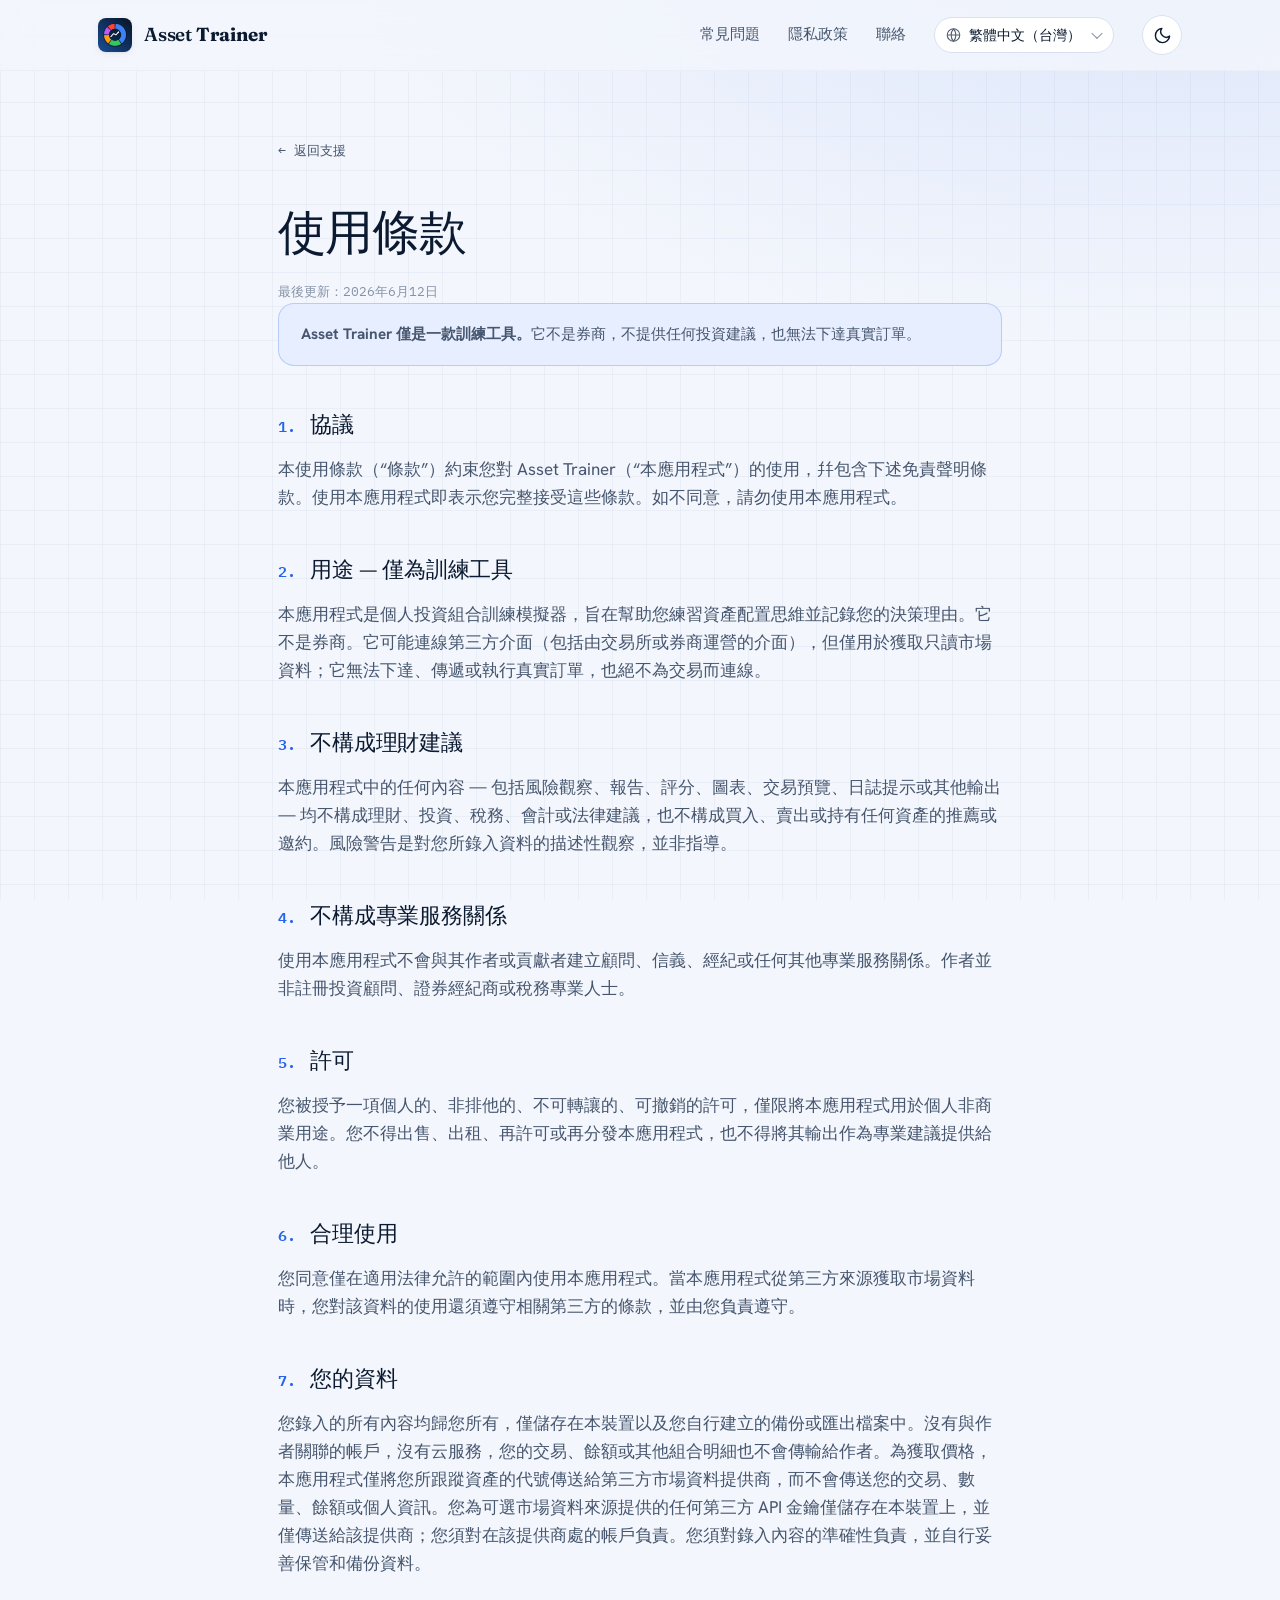
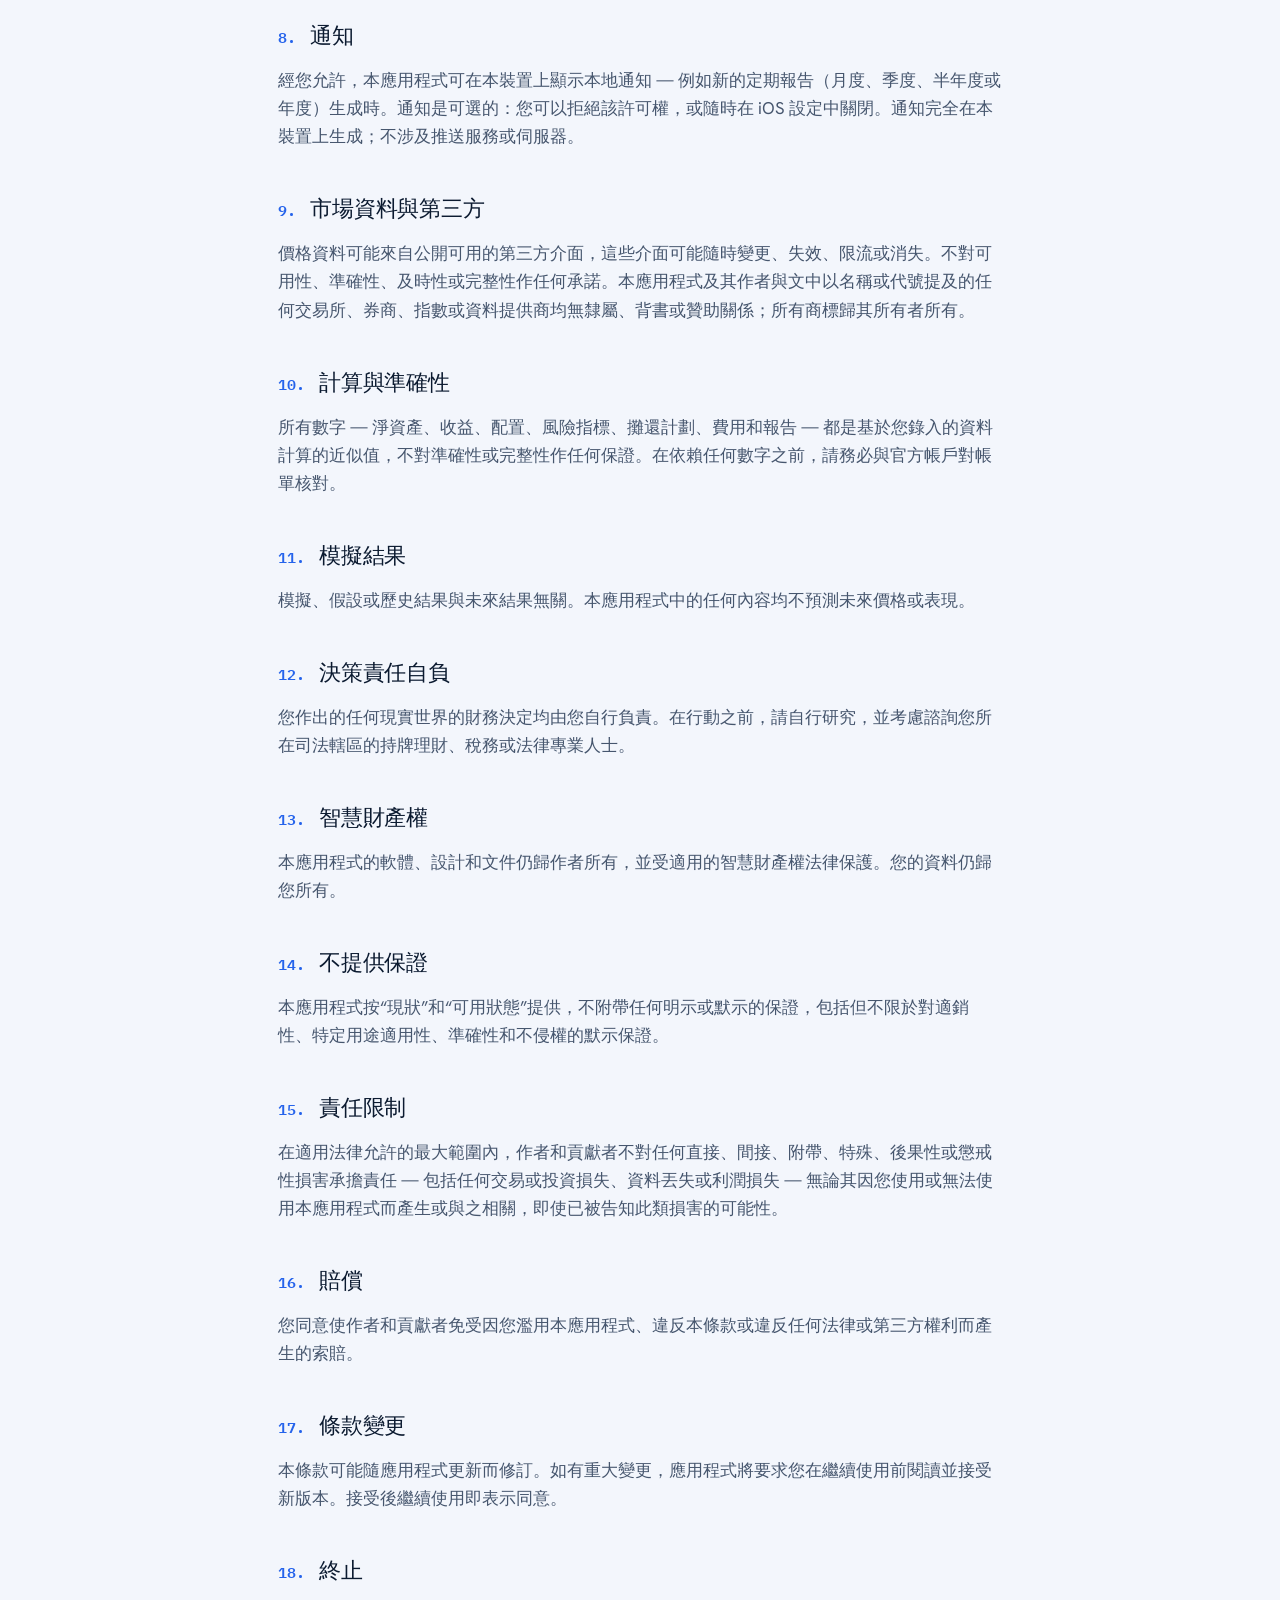
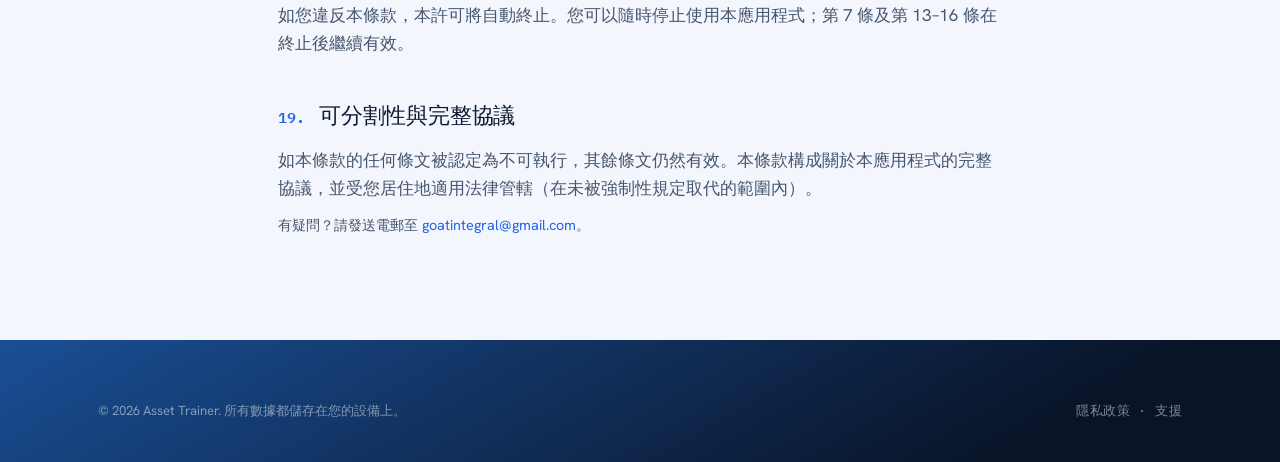
<file: terms.zh-Hant.html>
<!DOCTYPE html>
<html lang="zh-Hant" dir="ltr" data-theme="light">
<head>
<meta charset="UTF-8" />
<meta name="viewport" content="width=device-width, initial-scale=1.0" />
<title>使用條款 — Asset Trainer</title>
<meta name="description" content="使用條款 — Asset Trainer, a local-only iOS portfolio training simulator." />
<meta name="color-scheme" content="light dark" />
<link rel="icon" type="image/png" href="icon-256.png" />
<link rel="apple-touch-icon" href="apple-touch-icon.png" />
<link rel="preconnect" href="https://fonts.googleapis.com" />
<link rel="preconnect" href="https://fonts.gstatic.com" crossorigin />
<link href="https://fonts.googleapis.com/css2?family=Fraunces:ital,opsz,wght@0,9..144,400..600;1,9..144,400..560&family=Hanken+Grotesk:wght@400;500;600;700&family=IBM+Plex+Mono:wght@400;500;600&display=swap" rel="stylesheet" />
<link rel="stylesheet" href="styles.css" />
</head>
<body>

<header class="site-header">
  <div class="wrap">
    <a class="brand" href="index.html" aria-label="Asset Trainer">
      <img class="brand-mark" src="icon-256.png" width="34" height="34" alt="Asset Trainer icon" />
      <span class="name"><b>Asset</b> Trainer</span>
    </a>
    <nav class="nav" aria-label="Primary">
      <a class="navlink" href="index.html#faq">常見問題</a>
      <a class="navlink" href="privacy.zh-Hant.html">隱私政策</a>
      <a class="navlink" href="index.html#contact">聯絡</a>
      <span class="lang">
        <select class="lang-select" aria-label="Language" onchange="if(this.value){try{localStorage.setItem('at-lang',this.options[this.selectedIndex].dataset.loc||'')}catch(e){};location.href=this.value}">
        <option value="terms.html" data-loc="en">English</option>
        <option value="terms.es.html" data-loc="es">Español</option>
        <option value="terms.zh-Hans.html" data-loc="zh-Hans">简体中文</option>
        <option value="terms.zh-Hant.html" data-loc="zh-Hant" selected>繁體中文（台灣）</option>
        <option value="terms.zh-Hant-HK.html" data-loc="zh-Hant-HK">繁體中文（香港）</option>
        <option value="terms.zh-Hant-MO.html" data-loc="zh-Hant-MO">繁體中文（澳門）</option>
        </select>
      </span>
      <button class="theme-toggle" id="themeToggle" type="button" aria-label="Toggle dark mode">
        <svg class="moon" viewBox="0 0 24 24" fill="none" stroke="currentColor" stroke-width="1.8" stroke-linecap="round" stroke-linejoin="round"><path d="M21 12.79A9 9 0 1 1 11.21 3 7 7 0 0 0 21 12.79z"/></svg>
        <svg class="sun" viewBox="0 0 24 24" fill="none" stroke="currentColor" stroke-width="1.8" stroke-linecap="round" stroke-linejoin="round"><circle cx="12" cy="12" r="4.2"/><path d="M12 2v2M12 20v2M4.93 4.93l1.41 1.41M17.66 17.66l1.41 1.41M2 12h2M20 12h2M4.93 19.07l1.41-1.41M17.66 6.34l1.41-1.41"/></svg>
      </button>
    </nav>
  </div>
</header>

<main class="legal">
  <div class="wrap">
    <a class="legal-back" href="index.html">← 返回支援</a>
    <h1>使用條款</h1>
    <div class="updated">最後更新：2026年6月12日</div>

    <div class="legal-note"><strong>Asset Trainer 僅是一款訓練工具。</strong>它不是券商，不提供任何投資建議，也無法下達真實訂單。</div>

    <div class="doc">
      <h2><span class="num">1.</span> 協議</h2>
      <p>本使用條款（“條款”）約束您對 Asset Trainer（“本應用程式”）的使用，幷包含下述免責聲明條款。使用本應用程式即表示您完整接受這些條款。如不同意，請勿使用本應用程式。</p>

      <h2><span class="num">2.</span> 用途 — 僅為訓練工具</h2>
      <p>本應用程式是個人投資組合訓練模擬器，旨在幫助您練習資產配置思維並記錄您的決策理由。它不是券商。它可能連線第三方介面（包括由交易所或券商運營的介面），但僅用於獲取只讀市場資料；它無法下達、傳遞或執行真實訂單，也絕不為交易而連線。</p>

      <h2><span class="num">3.</span> 不構成理財建議</h2>
      <p>本應用程式中的任何內容 — 包括風險觀察、報告、評分、圖表、交易預覽、日誌提示或其他輸出 — 均不構成理財、投資、稅務、會計或法律建議，也不構成買入、賣出或持有任何資產的推薦或邀約。風險警告是對您所錄入資料的描述性觀察，並非指導。</p>

      <h2><span class="num">4.</span> 不構成專業服務關係</h2>
      <p>使用本應用程式不會與其作者或貢獻者建立顧問、信義、經紀或任何其他專業服務關係。作者並非註冊投資顧問、證券經紀商或稅務專業人士。</p>

      <h2><span class="num">5.</span> 許可</h2>
      <p>您被授予一項個人的、非排他的、不可轉讓的、可撤銷的許可，僅限將本應用程式用於個人非商業用途。您不得出售、出租、再許可或再分發本應用程式，也不得將其輸出作為專業建議提供給他人。</p>

      <h2><span class="num">6.</span> 合理使用</h2>
      <p>您同意僅在適用法律允許的範圍內使用本應用程式。當本應用程式從第三方來源獲取市場資料時，您對該資料的使用還須遵守相關第三方的條款，並由您負責遵守。</p>

      <h2><span class="num">7.</span> 您的資料</h2>
      <p>您錄入的所有內容均歸您所有，僅儲存在本裝置以及您自行建立的備份或匯出檔案中。沒有與作者關聯的帳戶，沒有云服務，您的交易、餘額或其他組合明細也不會傳輸給作者。為獲取價格，本應用程式僅將您所跟蹤資產的代號傳送給第三方市場資料提供商，而不會傳送您的交易、數量、餘額或個人資訊。您為可選市場資料來源提供的任何第三方 API 金鑰僅儲存在本裝置上，並僅傳送給該提供商；您須對在該提供商處的帳戶負責。您須對錄入內容的準確性負責，並自行妥善保管和備份資料。</p>

      <h2><span class="num">8.</span> 通知</h2>
      <p>經您允許，本應用程式可在本裝置上顯示本地通知 — 例如新的定期報告（月度、季度、半年度或年度）生成時。通知是可選的：您可以拒絕該許可權，或隨時在 iOS 設定中關閉。通知完全在本裝置上生成；不涉及推送服務或伺服器。</p>

      <h2><span class="num">9.</span> 市場資料與第三方</h2>
      <p>價格資料可能來自公開可用的第三方介面，這些介面可能隨時變更、失效、限流或消失。不對可用性、準確性、及時性或完整性作任何承諾。本應用程式及其作者與文中以名稱或代號提及的任何交易所、券商、指數或資料提供商均無隸屬、背書或贊助關係；所有商標歸其所有者所有。</p>

      <h2><span class="num">10.</span> 計算與準確性</h2>
      <p>所有數字 — 淨資產、收益、配置、風險指標、攤還計劃、費用和報告 — 都是基於您錄入的資料計算的近似值，不對準確性或完整性作任何保證。在依賴任何數字之前，請務必與官方帳戶對帳單核對。</p>

      <h2><span class="num">11.</span> 模擬結果</h2>
      <p>模擬、假設或歷史結果與未來結果無關。本應用程式中的任何內容均不預測未來價格或表現。</p>

      <h2><span class="num">12.</span> 決策責任自負</h2>
      <p>您作出的任何現實世界的財務決定均由您自行負責。在行動之前，請自行研究，並考慮諮詢您所在司法轄區的持牌理財、稅務或法律專業人士。</p>

      <h2><span class="num">13.</span> 智慧財產權</h2>
      <p>本應用程式的軟體、設計和文件仍歸作者所有，並受適用的智慧財產權法律保護。您的資料仍歸您所有。</p>

      <h2><span class="num">14.</span> 不提供保證</h2>
      <p>本應用程式按“現狀”和“可用狀態”提供，不附帶任何明示或默示的保證，包括但不限於對適銷性、特定用途適用性、準確性和不侵權的默示保證。</p>

      <h2><span class="num">15.</span> 責任限制</h2>
      <p>在適用法律允許的最大範圍內，作者和貢獻者不對任何直接、間接、附帶、特殊、後果性或懲戒性損害承擔責任 — 包括任何交易或投資損失、資料丟失或利潤損失 — 無論其因您使用或無法使用本應用程式而產生或與之相關，即使已被告知此類損害的可能性。</p>

      <h2><span class="num">16.</span> 賠償</h2>
      <p>您同意使作者和貢獻者免受因您濫用本應用程式、違反本條款或違反任何法律或第三方權利而產生的索賠。</p>

      <h2><span class="num">17.</span> 條款變更</h2>
      <p>本條款可能隨應用程式更新而修訂。如有重大變更，應用程式將要求您在繼續使用前閱讀並接受新版本。接受後繼續使用即表示同意。</p>

      <h2><span class="num">18.</span> 終止</h2>
      <p>如您違反本條款，本許可將自動終止。您可以隨時停止使用本應用程式；第 7 條及第 13–16 條在終止後繼續有效。</p>

      <h2><span class="num">19.</span> 可分割性與完整協議</h2>
      <p>如本條款的任何條文被認定為不可執行，其餘條文仍然有效。本條款構成關於本應用程式的完整協議，並受您居住地適用法律管轄（在未被強制性規定取代的範圍內）。</p>

      <p class="legal-langs">有疑問？請發送電郵至 <a href="mailto:goatintegral@gmail.com?subject=Asset%20Trainer%20Terms">goatintegral@gmail.com</a>。</p>
    </div>
  </div>
</main>

<footer class="site-footer">
  <div class="wrap">
    <div class="footer-bottom" style="border:0;margin:0;padding:0;">
      <span>© <span id="year">2026</span> Asset Trainer. 所有數據都儲存在您的設備上。</span>
      <span class="footer-langs"><a href="privacy.zh-Hant.html" style="color:inherit">隱私政策</a> · <a href="index.html#contact" style="color:inherit">支援</a></span>
    </div>
  </div>
</footer>

<script src="script.js"></script>
</body>
</html>
</file>
<file: styles.css>
/* ===========================================================================
   Asset Trainer — Support site
   Aesthetic: editorial "ledger". Warm paper light theme, deep-ink dark theme.
   Fraunces (display) · Hanken Grotesk (body) · IBM Plex Mono (figures).
   =========================================================================== */

:root {
  /* light theme — clean app-like surface, deep-navy ink, vivid-blue accent
     drawn straight from the app icon */
  --paper:        #f3f6fc;
  --paper-2:      #e7edf8;
  --card:         #ffffff;
  --ink:          #0b1a30;
  --ink-soft:     #46566e;
  --ink-faint:    #8593a8;
  --line:         #d9e1ef;
  --line-soft:    #e9eef8;
  --accent:       #2563eb;
  --accent-bright:#3b82f7;
  --accent-tint:  #e7eeff;

  /* icon background navy (top-left light → bottom-right deep) */
  --navy-top:     #1a4f96;
  --navy-bottom:  #091428;

  /* the icon's allocation-donut palette — used as signature accents */
  --c-blue:   #3b82f7;
  --c-green:  #34c759;
  --c-orange: #ff9f0a;
  --c-purple: #bf5af2;
  --c-red:    #ff453a;
  --c-cyan:   #32ade6;

  --warn:         #ff9f0a;
  --danger:       #ff453a;

  --shadow-sm: 0 1px 2px rgba(9, 20, 40, .06), 0 2px 8px rgba(9, 20, 40, .05);
  --shadow-md: 0 14px 38px -12px rgba(9, 20, 40, .26), 0 2px 8px rgba(9, 20, 40, .06);
  --shadow-lg: 0 44px 84px -28px rgba(9, 20, 40, .42);

  --r-sm: 10px;
  --r-md: 16px;
  --r-lg: 26px;

  --maxw: 1140px;

  --font-display: "Fraunces", Georgia, "Times New Roman", serif;
  --font-body: "Hanken Grotesk", -apple-system, BlinkMacSystemFont, sans-serif;
  --font-mono: "IBM Plex Mono", ui-monospace, "SF Mono", Menlo, monospace;
}

html[data-theme="dark"] {
  /* dark theme — the deep navy of the icon background */
  --paper:        #0a1526;
  --paper-2:      #0e1c32;
  --card:         #122138;
  --ink:          #eaf1fb;
  --ink-soft:     #aabace;
  --ink-faint:    #6f819b;
  --line:         #213354;
  --line-soft:    #16263f;
  --accent:       #5b9cff;
  --accent-bright:#7fb4ff;
  --accent-tint:  #15243c;

  --navy-top:     #173f78;
  --navy-bottom:  #060f1d;

  --warn:         #ffb340;
  --danger:       #ff6b5e;

  --shadow-sm: 0 1px 2px rgba(0,0,0,.45);
  --shadow-md: 0 16px 40px -16px rgba(0,0,0,.62);
  --shadow-lg: 0 44px 92px -30px rgba(0,0,0,.72);
}

* { box-sizing: border-box; }

html { scroll-behavior: smooth; -webkit-text-size-adjust: 100%; }

body {
  margin: 0;
  font-family: var(--font-body);
  font-size: 17px;
  line-height: 1.65;
  color: var(--ink);
  background-color: var(--paper);
  /* soft blue wash top-right + a faint data grid */
  background-image:
    radial-gradient(120% 90% at 92% -10%, color-mix(in srgb, var(--accent) 12%, transparent), transparent 55%),
    linear-gradient(color-mix(in srgb, var(--line) 38%, transparent) 1px, transparent 1px),
    linear-gradient(90deg, color-mix(in srgb, var(--line) 38%, transparent) 1px, transparent 1px);
  background-size: auto, 34px 34px, 34px 34px;
  background-attachment: fixed;
  -webkit-font-smoothing: antialiased;
  text-rendering: optimizeLegibility;
  overflow-x: hidden;
  transition: background-color .4s ease, color .4s ease;
}

img { max-width: 100%; display: block; }
a { color: var(--accent); text-decoration: none; }
a:hover { color: var(--accent-bright); }

.wrap { width: 100%; max-width: var(--maxw); margin: 0 auto; padding: 0 28px; }

.mono { font-family: var(--font-mono); font-feature-settings: "tnum" 1; }

/* ---------- Header ---------------------------------------------------------- */
.site-header {
  position: sticky; top: 0; z-index: 50;
  backdrop-filter: saturate(1.4) blur(14px);
  background: color-mix(in srgb, var(--paper) 82%, transparent);
  border-bottom: 1px solid var(--line-soft);
}
.site-header .wrap {
  display: flex; align-items: center; justify-content: space-between;
  height: 70px;
}
.brand { display: flex; align-items: center; gap: 12px; font-weight: 700; }
.brand .brand-mark { width: 34px; height: 34px; border-radius: 8px; box-shadow: var(--shadow-sm); }
.brand .name { font-family: var(--font-display); font-size: 1.18rem; letter-spacing: -.01em; color: var(--ink); }
.brand .name b { font-weight: 600; }

.nav { display: flex; align-items: center; gap: 28px; }
.nav a.navlink {
  color: var(--ink-soft); font-weight: 500; font-size: .96rem;
  position: relative; padding: 4px 0;
}
.nav a.navlink::after {
  content: ""; position: absolute; left: 0; right: 100%; bottom: -2px; height: 2px;
  background: var(--accent); transition: right .28s ease;
}
.nav a.navlink:hover { color: var(--ink); }
.nav a.navlink:hover::after { right: 0; }

.theme-toggle {
  display: inline-grid; place-items: center;
  width: 40px; height: 40px; border-radius: 50%;
  border: 1px solid var(--line); background: var(--card); color: var(--ink);
  cursor: pointer; transition: transform .3s ease, border-color .3s ease, background .3s ease;
}
.theme-toggle:hover { transform: rotate(-18deg); border-color: var(--accent); }
.theme-toggle svg { width: 19px; height: 19px; }
.theme-toggle .sun { display: none; }
html[data-theme="dark"] .theme-toggle .sun { display: block; }
html[data-theme="dark"] .theme-toggle .moon { display: none; }

/* language switcher */
.lang {
  position: relative; display: inline-flex; align-items: center;
}
.lang-select {
  appearance: none; -webkit-appearance: none;
  font-family: var(--font-body); font-weight: 500; font-size: .9rem;
  color: var(--ink); background: var(--card);
  border: 1px solid var(--line); border-radius: 999px;
  padding: 8px 32px 8px 34px; cursor: pointer;
  transition: border-color .25s ease, color .25s ease;
}
.lang-select:hover { border-color: var(--accent); color: var(--accent); }
.lang::before {
  content: ""; position: absolute; left: 12px; top: 50%; transform: translateY(-50%);
  width: 15px; height: 15px; pointer-events: none; opacity: .7;
  background: currentColor;
  -webkit-mask: var(--globe) center/contain no-repeat; mask: var(--globe) center/contain no-repeat;
}
.lang::after {
  content: ""; position: absolute; right: 13px; top: 50%;
  width: 7px; height: 7px; border-right: 1.6px solid var(--ink-faint); border-bottom: 1.6px solid var(--ink-faint);
  transform: translateY(-70%) rotate(45deg); pointer-events: none;
}
:root { --globe: url("data:image/svg+xml,%3Csvg xmlns='http://www.w3.org/2000/svg' viewBox='0 0 24 24' fill='none' stroke='%23000' stroke-width='1.8'%3E%3Ccircle cx='12' cy='12' r='10'/%3E%3Cpath d='M2 12h20M12 2a15 15 0 0 1 0 20M12 2a15 15 0 0 0 0 20'/%3E%3C/svg%3E"); }

@media (max-width: 720px) {
  .nav .navlink { display: none; }
  .nav { gap: 12px; }
  .lang-select { font-size: .82rem; padding: 7px 28px 7px 30px; }
}

/* ---------- Buttons --------------------------------------------------------- */
.btn {
  display: inline-flex; align-items: center; gap: 9px;
  font-family: var(--font-body); font-weight: 600; font-size: 1rem;
  padding: 13px 22px; border-radius: 999px; cursor: pointer;
  border: 1px solid transparent; transition: transform .2s ease, box-shadow .2s ease, background .2s ease, color .2s ease;
}
.btn svg { width: 18px; height: 18px; }
.btn-primary { background: var(--accent); color: #fff; box-shadow: var(--shadow-sm); }
html[data-theme="dark"] .btn-primary { color: #07120c; }
.btn-primary:hover { background: var(--accent-bright); color: #fff; transform: translateY(-2px); box-shadow: var(--shadow-md); }
html[data-theme="dark"] .btn-primary:hover { color: #07120c; }
.btn-ghost { background: transparent; color: var(--ink); border-color: var(--line); }
.btn-ghost:hover { border-color: var(--accent); color: var(--accent); transform: translateY(-2px); }

/* ---------- Hero ------------------------------------------------------------ */
.hero { position: relative; padding: 76px 0 60px; overflow: hidden; }
.hero::before {
  content: ""; position: absolute; inset: -20% -10% auto auto;
  width: 620px; height: 620px; right: -160px; top: -180px;
  background: radial-gradient(circle at center, color-mix(in srgb, var(--accent) 24%, transparent), transparent 62%);
  filter: blur(8px); pointer-events: none; z-index: 0;
}
.hero .wrap { position: relative; z-index: 1; display: grid; grid-template-columns: 1.05fr .95fr; gap: 56px; align-items: center; }

.eyebrow {
  display: inline-flex; align-items: center; gap: 9px;
  font-family: var(--font-mono); font-size: .76rem; letter-spacing: .14em; text-transform: uppercase;
  color: var(--accent); background: var(--accent-tint);
  border: 1px solid color-mix(in srgb, var(--accent) 28%, transparent);
  padding: 6px 13px; border-radius: 999px;
}
.eyebrow .dot { width: 7px; height: 7px; border-radius: 50%; background: var(--accent); box-shadow: 0 0 0 4px color-mix(in srgb, var(--accent) 22%, transparent); }

.hero h1 {
  font-family: var(--font-display);
  font-optical-sizing: auto;
  font-weight: 480;
  font-size: clamp(2.6rem, 5.6vw, 4.1rem);
  line-height: 1.02; letter-spacing: -.02em;
  margin: 22px 0 0; color: var(--ink);
}
.hero h1 em { font-style: italic; color: var(--accent); font-weight: 460; }
.hero .lede { font-size: 1.2rem; color: var(--ink-soft); max-width: 30em; margin: 22px 0 30px; }
.hero-actions { display: flex; gap: 14px; flex-wrap: wrap; }
.hero-note { margin-top: 20px; font-size: .9rem; color: var(--ink-faint); display: flex; align-items: center; gap: 8px; }
.hero-note svg { width: 16px; height: 16px; color: var(--accent); }

/* ---------- Hero device mock ------------------------------------------------ */
.device {
  position: relative; justify-self: center;
  width: 300px; padding: 18px; border-radius: 42px;
  background: linear-gradient(160deg, var(--card), var(--paper-2));
  border: 1px solid var(--line);
  box-shadow: var(--shadow-lg);
  transform: rotate(2.2deg);
  animation: floaty 7s ease-in-out infinite;
}
@keyframes floaty { 0%,100% { transform: rotate(2.2deg) translateY(0); } 50% { transform: rotate(2.2deg) translateY(-12px); } }
.device::after { content:""; position:absolute; top: 24px; left: 50%; transform: translateX(-50%); width: 86px; height: 6px; border-radius: 99px; background: var(--line); }
.screen { background: var(--paper); border-radius: 30px; padding: 40px 20px 22px; border: 1px solid var(--line-soft); }
.screen .label { font-family: var(--font-mono); font-size: .66rem; letter-spacing: .12em; text-transform: uppercase; color: var(--ink-faint); }
.screen .net { font-family: var(--font-mono); font-size: 2.1rem; font-weight: 600; color: var(--ink); letter-spacing: -.02em; margin: 2px 0 3px; }
.screen .chg { font-family: var(--font-mono); font-size: .82rem; color: var(--c-green); }
.alloc { margin-top: 22px; display: grid; gap: 11px; }
.alloc .row { display: grid; grid-template-columns: 58px 1fr 42px; align-items: center; gap: 10px; font-size: .72rem; }
.alloc .row .nm { color: var(--ink-soft); }
.alloc .row .pct { font-family: var(--font-mono); text-align: right; color: var(--ink-faint); }
.bar { height: 8px; border-radius: 99px; background: var(--line-soft); overflow: hidden; }
.bar > i { display: block; height: 100%; border-radius: 99px; background: var(--accent); transform-origin: left; animation: grow 1.4s cubic-bezier(.2,.7,.2,1) both; }
@keyframes grow { from { transform: scaleX(0); } }
.screen .obs {
  margin-top: 22px; font-size: .72rem; color: var(--ink-soft);
  border-left: 2px solid var(--warn); padding: 6px 0 6px 10px; background: color-mix(in srgb, var(--warn) 12%, transparent);
  border-radius: 0 6px 6px 0;
}

@media (max-width: 880px) {
  .hero .wrap { grid-template-columns: 1fr; gap: 40px; }
  .device { display: none; }
}

/* ---------- Disclaimer ticker ----------------------------------------------- */
.ticker {
  border-top: 1px solid var(--line); border-bottom: 1px solid var(--line);
  background: var(--paper-2); overflow: hidden; padding: 13px 0;
}
.ticker-track { display: flex; gap: 40px; white-space: nowrap; width: max-content; animation: marquee 34s linear infinite; }
.ticker:hover .ticker-track { animation-play-state: paused; }
.ticker span { font-family: var(--font-mono); font-size: .8rem; letter-spacing: .04em; color: var(--ink-soft); display: inline-flex; align-items: center; gap: 40px; }
.ticker span::after { content: "✦"; color: var(--accent); }
@keyframes marquee { to { transform: translateX(-50%); } }

/* ---------- Section scaffolding --------------------------------------------- */
section { padding: 84px 0; }
.section-head { max-width: 38em; margin-bottom: 48px; }
.kicker { font-family: var(--font-mono); font-size: .76rem; letter-spacing: .16em; text-transform: uppercase; color: var(--accent); }
.section-head h2 {
  font-family: var(--font-display); font-weight: 460; letter-spacing: -.02em;
  font-size: clamp(2rem, 4vw, 2.85rem); line-height: 1.07; margin: 12px 0 0; color: var(--ink);
}
.section-head p { color: var(--ink-soft); font-size: 1.12rem; margin: 16px 0 0; }

/* ---------- Features grid --------------------------------------------------- */
.features { display: grid; grid-template-columns: repeat(3, 1fr); gap: 20px; }
.feature {
  background: var(--card); border: 1px solid var(--line-soft); border-radius: var(--r-md);
  padding: 28px 26px; box-shadow: var(--shadow-sm);
  transition: transform .25s ease, box-shadow .25s ease, border-color .25s ease;
}
.feature:hover { transform: translateY(-5px); box-shadow: var(--shadow-md); border-color: color-mix(in srgb, var(--accent) 40%, var(--line)); }
.feature .ic {
  width: 46px; height: 46px; border-radius: 12px; display: grid; place-items: center;
  background: var(--accent-tint); color: var(--accent); margin-bottom: 18px;
}
.feature .ic svg { width: 23px; height: 23px; }
/* each card takes one hue from the icon's allocation donut */
.feature:nth-child(1) .ic { color: var(--c-blue);   background: color-mix(in srgb, var(--c-blue) 14%, transparent); }
.feature:nth-child(2) .ic { color: var(--c-green);  background: color-mix(in srgb, var(--c-green) 15%, transparent); }
.feature:nth-child(3) .ic { color: var(--c-orange); background: color-mix(in srgb, var(--c-orange) 16%, transparent); }
.feature:nth-child(4) .ic { color: var(--c-purple); background: color-mix(in srgb, var(--c-purple) 15%, transparent); }
.feature:nth-child(5) .ic { color: var(--c-red);    background: color-mix(in srgb, var(--c-red) 14%, transparent); }
.feature:nth-child(6) .ic { color: var(--c-cyan);   background: color-mix(in srgb, var(--c-cyan) 16%, transparent); }
.feature:nth-child(1):hover { border-color: color-mix(in srgb, var(--c-blue) 45%, var(--line)); }
.feature:nth-child(2):hover { border-color: color-mix(in srgb, var(--c-green) 45%, var(--line)); }
.feature:nth-child(3):hover { border-color: color-mix(in srgb, var(--c-orange) 45%, var(--line)); }
.feature:nth-child(4):hover { border-color: color-mix(in srgb, var(--c-purple) 45%, var(--line)); }
.feature:nth-child(5):hover { border-color: color-mix(in srgb, var(--c-red) 45%, var(--line)); }
.feature:nth-child(6):hover { border-color: color-mix(in srgb, var(--c-cyan) 45%, var(--line)); }
.feature h3 { font-family: var(--font-display); font-weight: 520; font-size: 1.28rem; margin: 0 0 8px; color: var(--ink); letter-spacing: -.01em; }
.feature p { margin: 0; color: var(--ink-soft); font-size: .98rem; }

@media (max-width: 900px) { .features { grid-template-columns: 1fr 1fr; } }
@media (max-width: 600px) { .features { grid-template-columns: 1fr; } }

/* ---------- Privacy band ---------------------------------------------------- */
.privacy { position: relative; color: #eaf1fb; border-radius: 0; overflow: hidden;
  background: linear-gradient(150deg, var(--navy-top), var(--navy-bottom) 78%); }
.privacy::before {
  content: ""; position: absolute; inset: 0;
  background:
    radial-gradient(58% 90% at 86% 10%, color-mix(in srgb, var(--c-blue) 50%, transparent), transparent 60%),
    radial-gradient(40% 70% at 6% 110%, color-mix(in srgb, var(--c-purple) 26%, transparent), transparent 60%),
    linear-gradient(rgba(255,255,255,.05) 1px, transparent 1px),
    linear-gradient(90deg, rgba(255,255,255,.05) 1px, transparent 1px);
  background-size: auto, auto, 34px 34px, 34px 34px;
  pointer-events: none;
}
.privacy .wrap { position: relative; z-index: 1; }
.privacy .kicker { color: #9ec5ff; }
.privacy h2 { color: #fff; }
.privacy .section-head p { color: rgba(234,241,251,.78); }
.priv-grid { display: grid; grid-template-columns: repeat(4, 1fr); gap: 18px; }
.priv-card {
  border: 1px solid rgba(255,255,255,.16); border-radius: var(--r-md); padding: 24px 22px;
  background: rgba(255,255,255,.05); backdrop-filter: blur(4px);
  transition: transform .25s ease, border-color .25s ease, background .25s ease;
}
.priv-card:hover { transform: translateY(-4px); border-color: rgba(158,197,255,.55); background: rgba(255,255,255,.08); }
.priv-card .big { font-family: var(--font-display); font-size: 2.4rem; font-weight: 500; color: #7fb4ff; line-height: 1; letter-spacing: -.02em; }
.priv-card h4 { margin: 12px 0 6px; font-size: 1.02rem; color: #fff; }
.priv-card p { margin: 0; font-size: .9rem; color: rgba(234,241,251,.72); }
@media (max-width: 900px) { .priv-grid { grid-template-columns: 1fr 1fr; } }
@media (max-width: 520px) { .priv-grid { grid-template-columns: 1fr; } }

/* ---------- FAQ ------------------------------------------------------------- */
.faq-list { max-width: 820px; margin: 0 auto; border-top: 1px solid var(--line); }
.faq-item { border-bottom: 1px solid var(--line); }
.faq-q {
  width: 100%; text-align: left; background: none; border: 0; cursor: pointer;
  display: flex; align-items: center; justify-content: space-between; gap: 18px;
  padding: 24px 4px; font-family: var(--font-display); font-weight: 500; font-size: 1.2rem; color: var(--ink);
}
.faq-q .plus { position: relative; flex: 0 0 22px; width: 22px; height: 22px; transition: transform .3s ease; }
.faq-q .plus::before, .faq-q .plus::after { content:""; position: absolute; background: var(--accent); border-radius: 2px; }
.faq-q .plus::before { top: 10px; left: 2px; right: 2px; height: 2px; }
.faq-q .plus::after { left: 10px; top: 2px; bottom: 2px; width: 2px; transition: transform .3s ease; }
.faq-item[open] .faq-q .plus::after { transform: scaleY(0); }
.faq-a { overflow: hidden; max-height: 0; transition: max-height .35s ease; }
.faq-a .inner { padding: 0 4px 26px; color: var(--ink-soft); font-size: 1.02rem; }
.faq-item[open] .faq-q { color: var(--accent); }

/* ---------- Contact --------------------------------------------------------- */
.contact { background: var(--paper-2); border-top: 1px solid var(--line); }
.contact-card {
  background: var(--card); border: 1px solid var(--line); border-radius: var(--r-lg);
  padding: 50px 46px; box-shadow: var(--shadow-md);
  display: grid; grid-template-columns: 1.1fr .9fr; gap: 44px; align-items: center;
}
.contact-card h2 { font-family: var(--font-display); font-weight: 470; font-size: clamp(1.9rem, 3.4vw, 2.5rem); margin: 10px 0 14px; letter-spacing: -.02em; color: var(--ink); }
.contact-card p { color: var(--ink-soft); margin: 0 0 14px; }
.mailbox {
  border: 1px dashed var(--line); border-radius: var(--r-md); padding: 22px 24px; background: var(--paper);
}
.mailbox .label { font-family: var(--font-mono); font-size: .72rem; letter-spacing: .12em; text-transform: uppercase; color: var(--ink-faint); }
.mailbox .email { font-family: var(--font-mono); font-size: 1.15rem; font-weight: 600; color: var(--ink); margin: 6px 0 18px; word-break: break-all; }
.mailbox .btn { width: 100%; justify-content: center; }
.tips { list-style: none; margin: 14px 0 0; padding: 0; }
.tips li { position: relative; padding-left: 26px; margin: 9px 0; color: var(--ink-soft); font-size: .96rem; }
.tips li::before { content: "→"; position: absolute; left: 0; color: var(--accent); font-family: var(--font-mono); }
@media (max-width: 760px) { .contact-card { grid-template-columns: 1fr; padding: 36px 28px; gap: 30px; } }

/* ---------- Footer ---------------------------------------------------------- */
.site-footer { background: linear-gradient(150deg, var(--navy-top), var(--navy-bottom) 80%); color: rgba(234,241,251,.72); padding: 60px 0 40px; }
html[data-theme="dark"] .site-footer { border-top: 1px solid var(--line); }
.footer-top { display: flex; justify-content: space-between; gap: 40px; flex-wrap: wrap; }
.footer-brand { max-width: 26em; }
.footer-brand .brand .name { color: #fff; }
.footer-brand p { font-size: .92rem; margin: 16px 0 0; color: color-mix(in srgb, #fff 58%, transparent); }
.footer-cols { display: flex; gap: 64px; flex-wrap: wrap; }
.footer-col h5 { font-family: var(--font-mono); font-size: .72rem; letter-spacing: .14em; text-transform: uppercase; color: color-mix(in srgb, #fff 50%, transparent); margin: 0 0 16px; }
.footer-col a { display: block; color: color-mix(in srgb, #fff 78%, transparent); margin: 9px 0; font-size: .95rem; }
.footer-col a:hover { color: var(--accent-bright); }
.footer-bottom {
  margin-top: 48px; padding-top: 24px; border-top: 1px solid rgba(255,255,255,.12);
  display: flex; justify-content: space-between; gap: 16px; flex-wrap: wrap;
  font-size: .82rem; color: color-mix(in srgb, #fff 48%, transparent);
}
.footer-langs { font-family: var(--font-mono); letter-spacing: .03em; }

/* ---------- Legal pages ----------------------------------------------------- */
.legal { padding: 64px 0 90px; }
.legal .wrap { max-width: 780px; }
.legal-back { display: inline-flex; align-items: center; gap: 7px; font-family: var(--font-mono); font-size: .82rem; color: var(--ink-soft); margin-bottom: 30px; }
.legal-back:hover { color: var(--accent); }
.legal h1 { font-family: var(--font-display); font-weight: 470; font-size: clamp(2.1rem, 4.5vw, 3rem); letter-spacing: -.02em; color: var(--ink); margin: 0; }
.legal .updated { font-family: var(--font-mono); font-size: .82rem; color: var(--ink-faint); margin-top: 10px; }
.legal .doc { margin-top: 40px; }
.legal .doc h2 { font-family: var(--font-display); font-weight: 520; font-size: 1.4rem; color: var(--ink); margin: 40px 0 4px; letter-spacing: -.01em; }
.legal .doc h2 .num { color: var(--accent); font-family: var(--font-mono); font-size: .95rem; margin-right: 10px; }
.legal .doc p { color: var(--ink-soft); margin: 12px 0; }
.legal .doc .caps { font-size: .92rem; letter-spacing: .01em; }
.legal-note {
  margin: 0 0 36px; padding: 18px 22px; border-radius: var(--r-md);
  background: var(--accent-tint); border: 1px solid color-mix(in srgb, var(--accent) 25%, transparent);
  font-size: .95rem; color: var(--ink-soft);
}
.legal-langs { margin-top: 18px; font-size: .9rem; color: var(--ink-faint); }

/* ---------- Reveal animation ------------------------------------------------ */
.reveal { opacity: 0; transform: translateY(24px); transition: opacity .7s ease, transform .7s ease; }
.reveal.in { opacity: 1; transform: none; }

@media (prefers-reduced-motion: reduce) {
  * { animation: none !important; scroll-behavior: auto; }
  .reveal { opacity: 1; transform: none; }
}

/* focus visibility */
:focus-visible { outline: 2px solid var(--accent); outline-offset: 3px; border-radius: 4px; }
</file>
